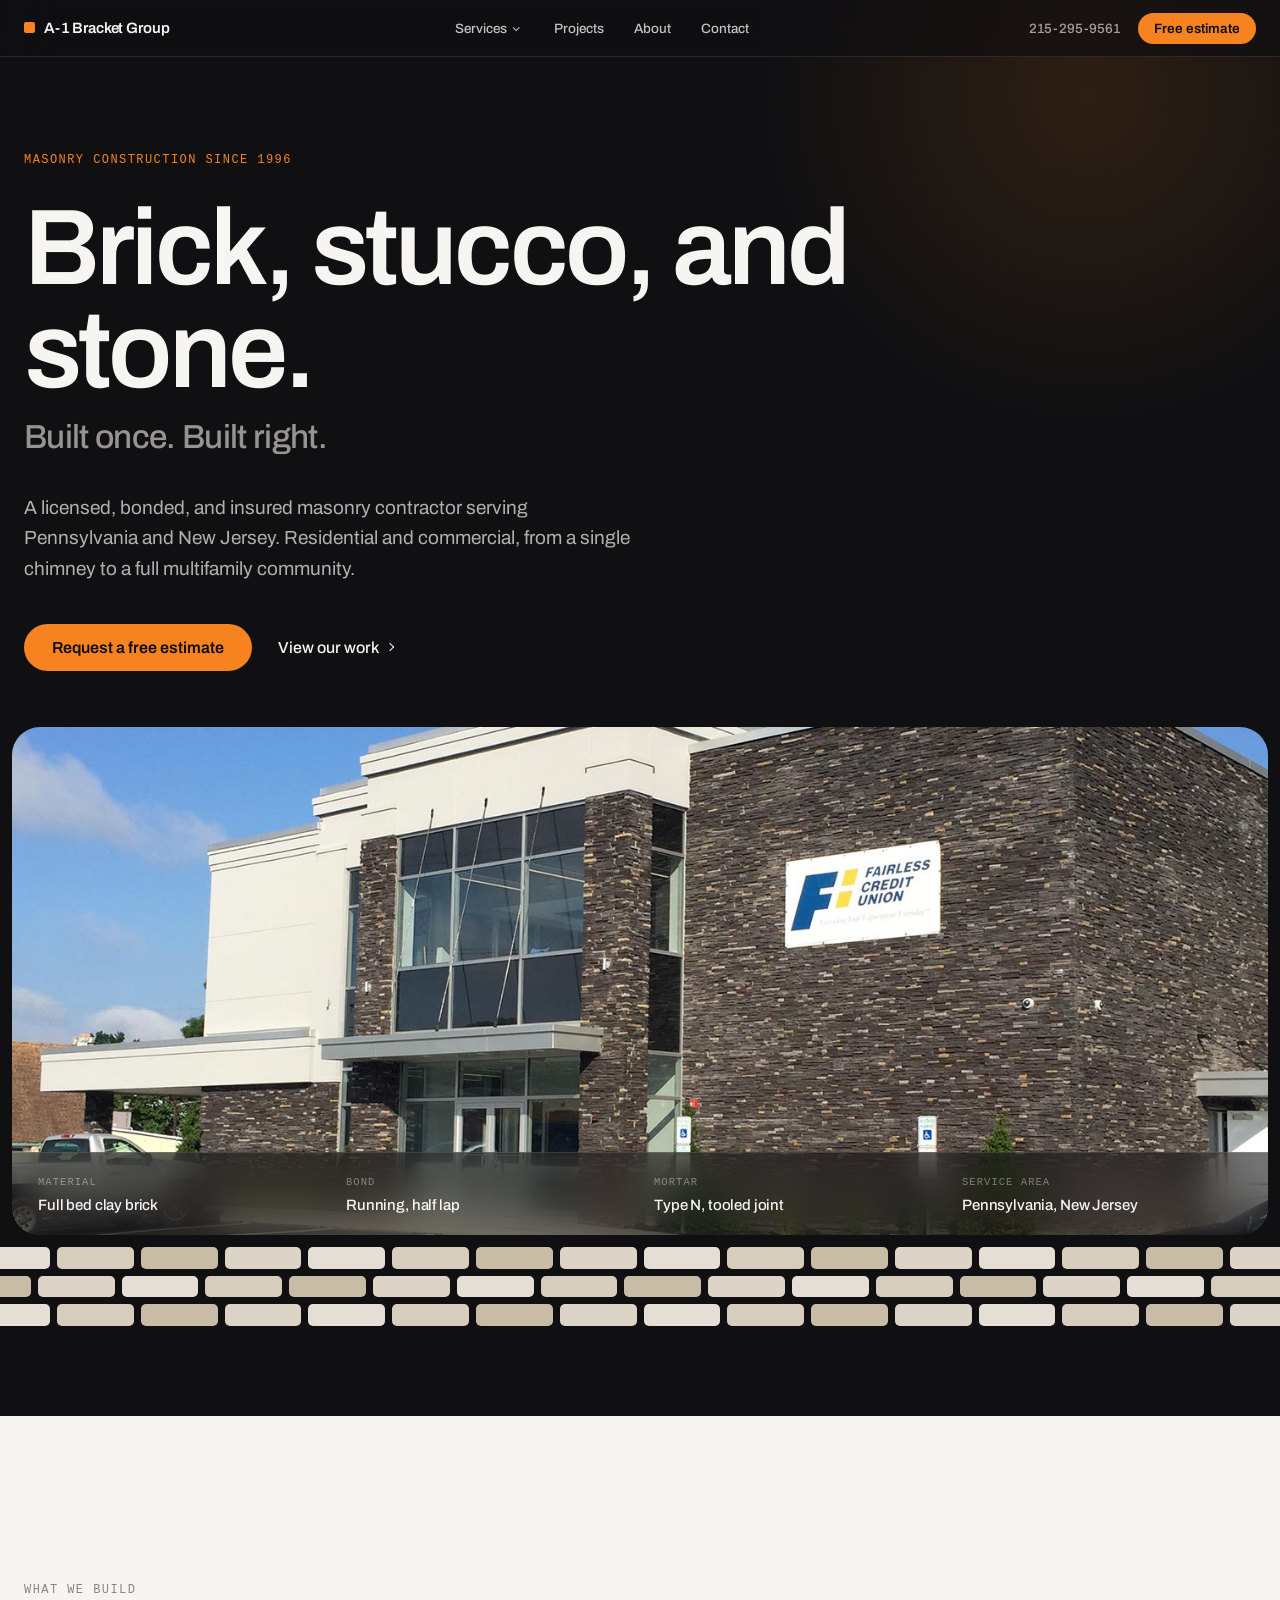
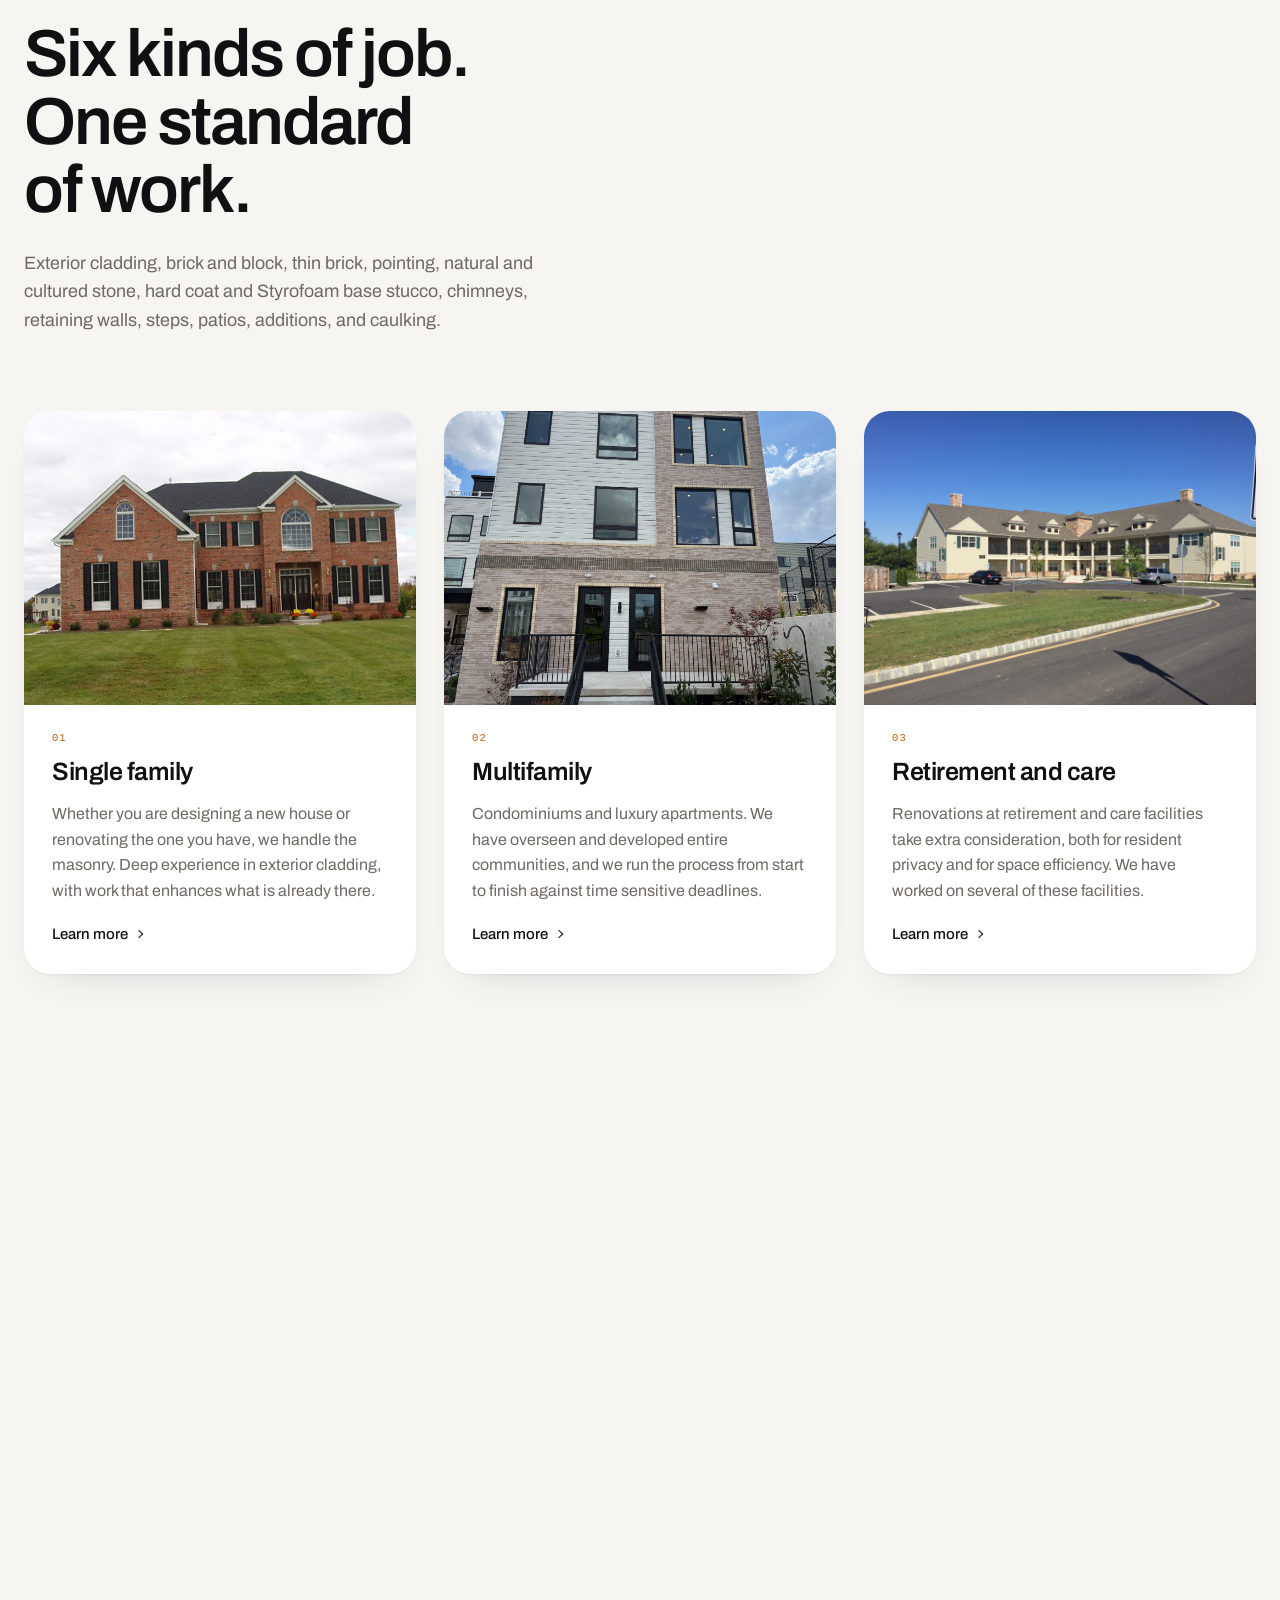
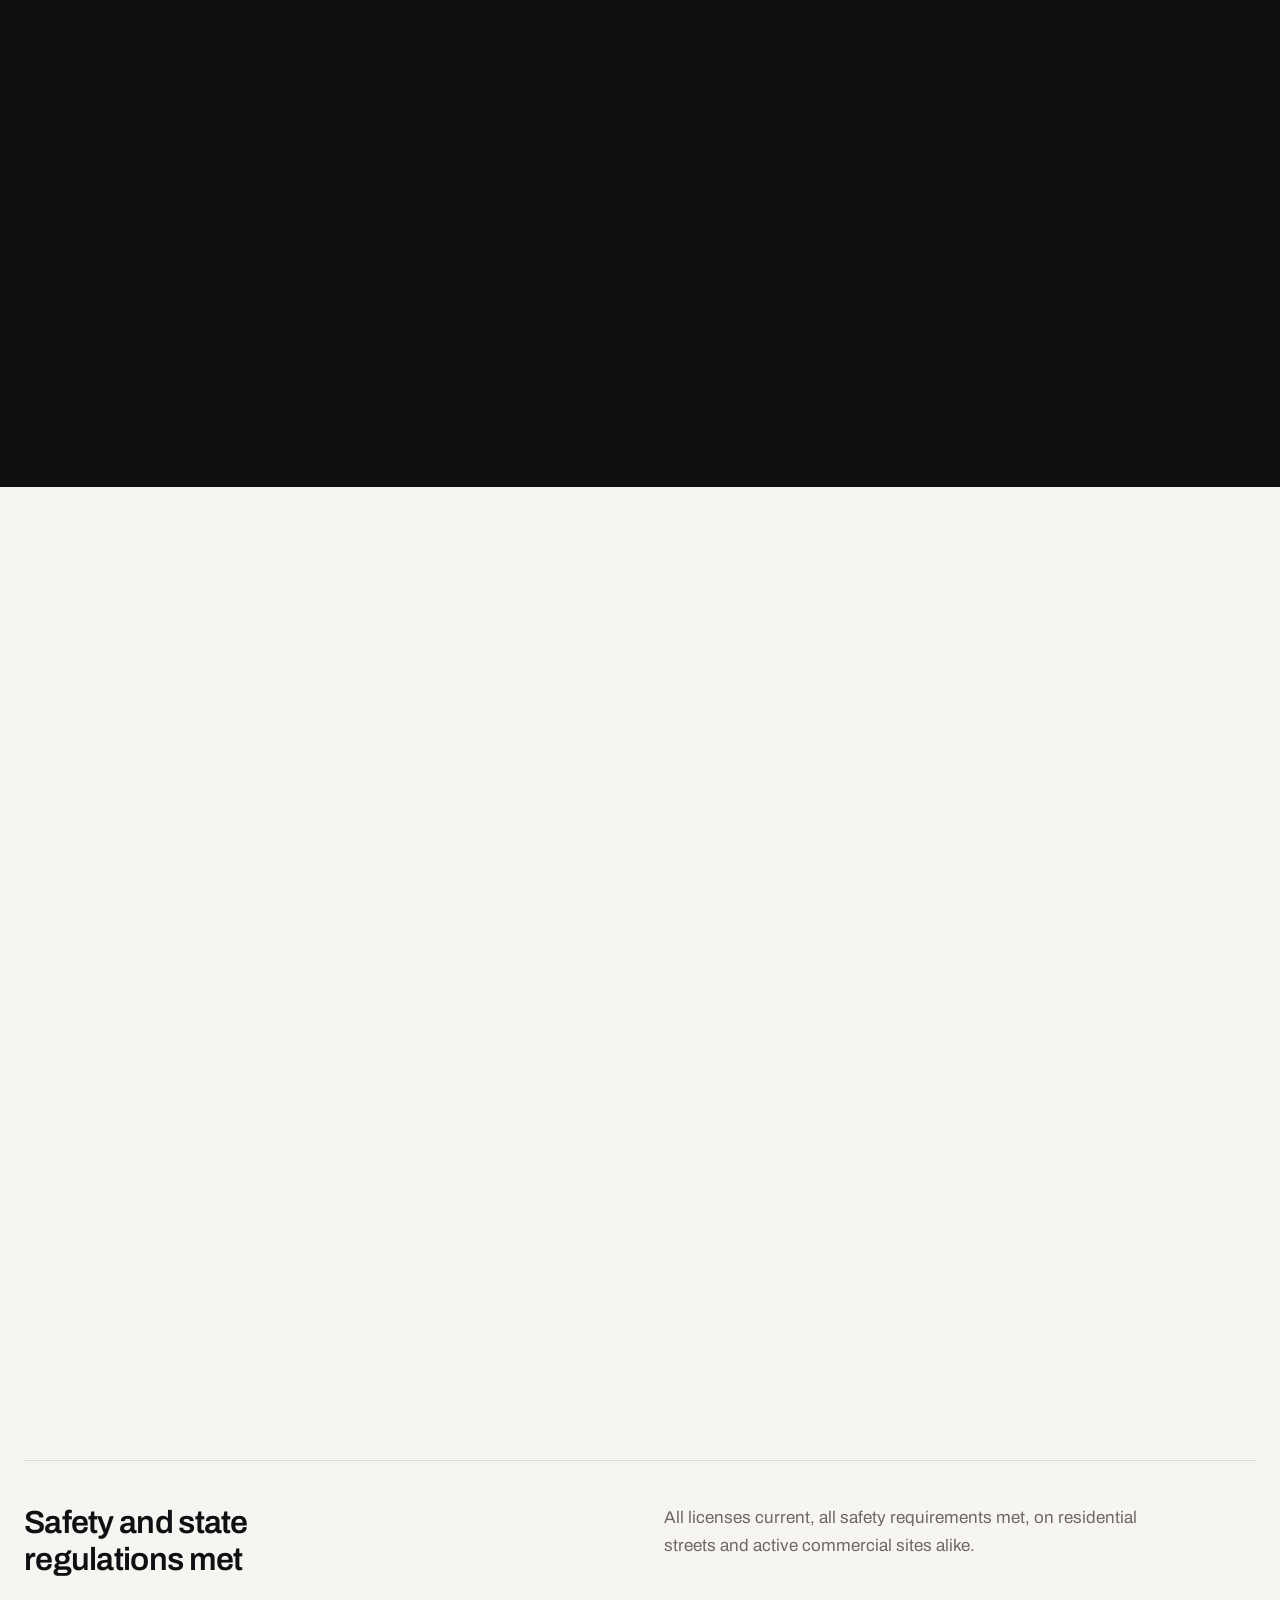
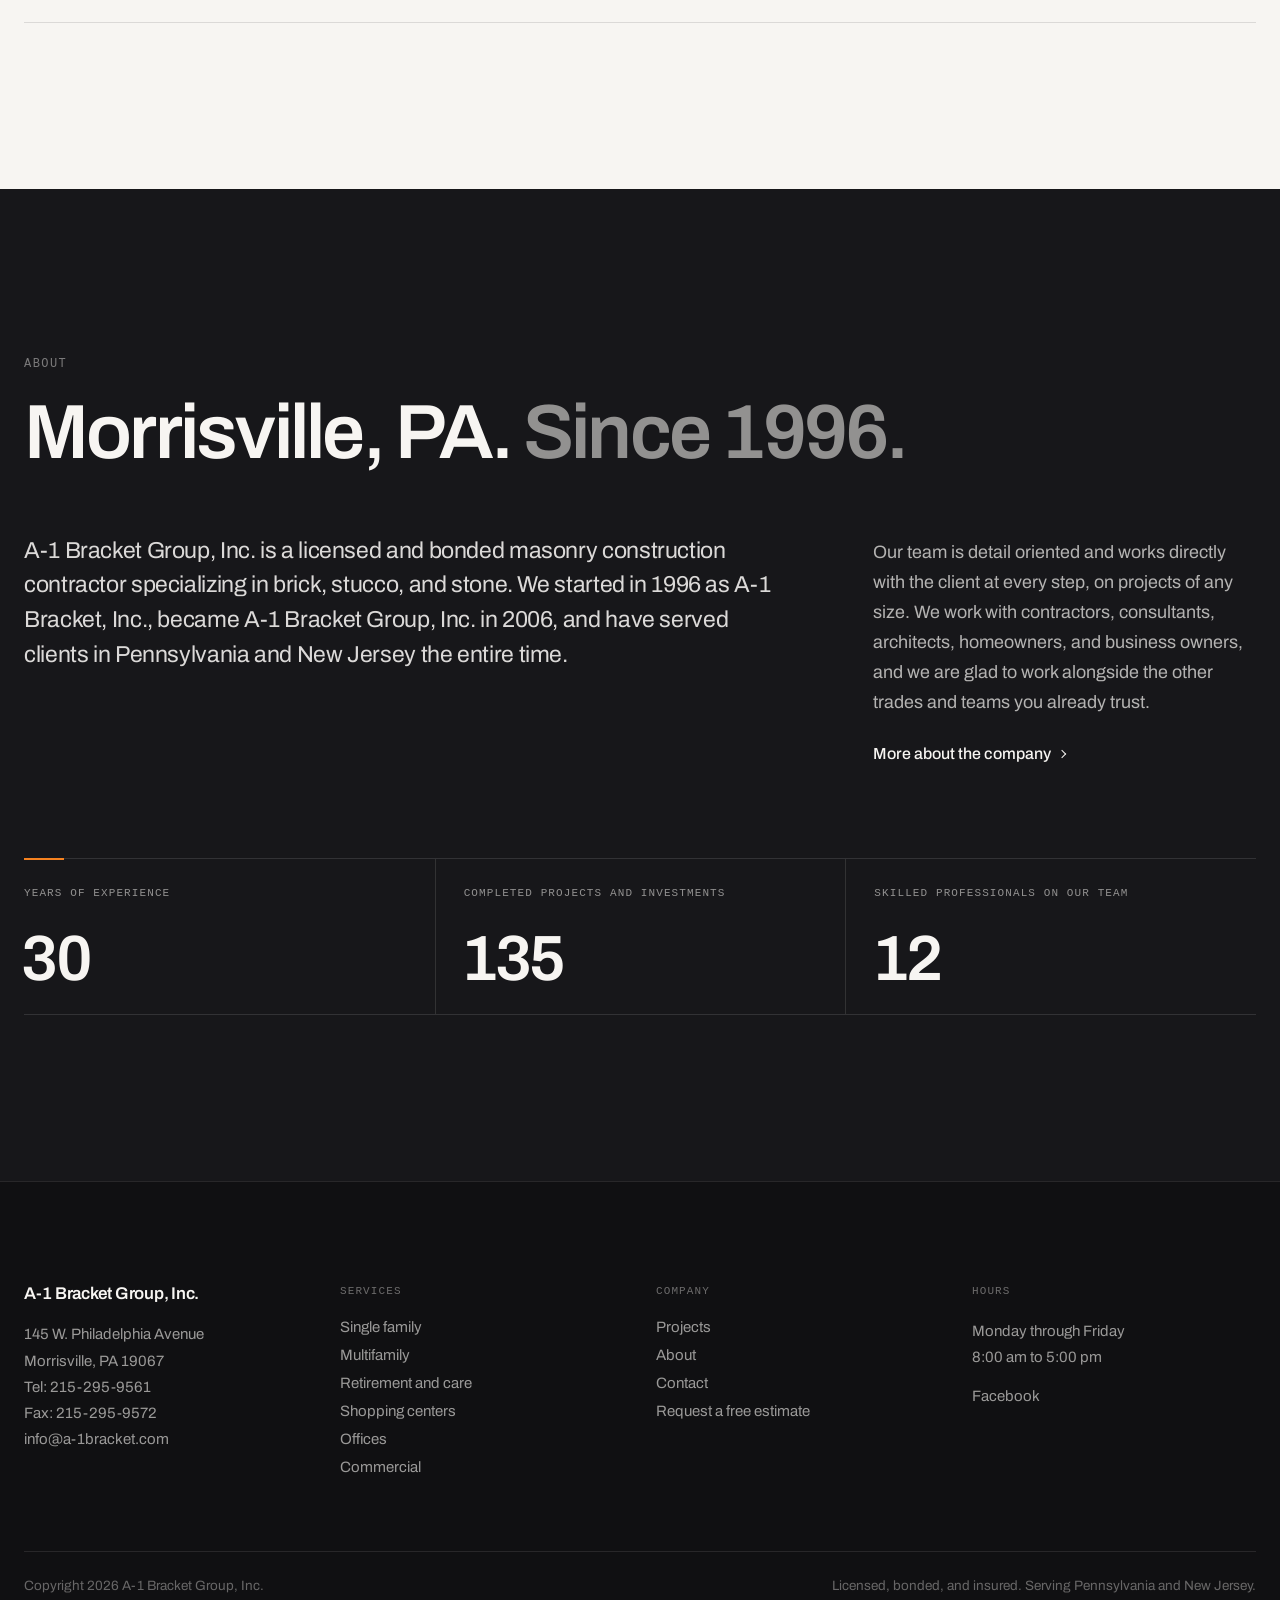
<file: index.html>
<!doctype html>
<html lang="en">
<head>
  <meta charset="UTF-8">
  <meta name="viewport" content="width=device-width, initial-scale=1.0">
  <title>A-1 Bracket Group, Inc. | Brick, stucco, and stone masonry in PA and NJ</title>
  <meta name="description" content="A-1 Bracket Group, Inc. is a licensed, bonded, and insured masonry contractor in Morrisville, PA, specializing in brick, stucco, and stone for homeowners, builders, and commercial clients across Pennsylvania and New Jersey since 1996. Request a free estimate.">
  <link rel="preconnect" href="https://fonts.googleapis.com">
  <link rel="preconnect" href="https://fonts.gstatic.com" crossorigin>
  <link rel="stylesheet" href="https://fonts.googleapis.com/css2?family=Archivo:wght@400;500;600;700&display=swap">
  <link rel="stylesheet" href="css/style.css">
  <link rel="stylesheet" href="css/home.css">
</head>
<body>

  <header class="site-header">
    <nav class="nav" aria-label="Main">
      <a href="#top" class="logo">
        <span class="logo-dot"></span>
        <span class="logo-text">A-1 Bracket Group</span>
      </a>
      <div data-desk class="nav-desktop">
        <div class="nav-services">
          <button type="button" class="nav-services-btn is-muted" aria-haspopup="true" aria-expanded="false" data-services-toggle>
            Services
            <span class="arrow-down"></span>
          </button>
          <div class="services-dropdown" data-services-dropdown>
        <div class="services-dropdown-grid">
          <a href="pages/single-family.html">Single family</a>
          <a href="pages/multifamily.html">Multifamily</a>
          <a href="pages/retirement.html">Retirement and care</a>
          <a href="pages/shopping.html">Shopping centers</a>
          <a href="pages/offices.html">Offices</a>
          <a href="pages/commercial.html">Commercial</a>
        </div>
          </div>
        </div>
        <a href="pages/projects.html" class="nav-link">Projects</a>
        <a href="pages/about.html" class="nav-link">About</a>
        <a href="pages/contact.html" class="nav-link">Contact</a>
      </div>
      <div data-desk class="nav-desktop-cta">
        <a href="tel:+12152959561" class="nav-phone">215-295-9561</a>
        <a href="pages/contact.html#form" class="btn-pill nav-cta">Free estimate</a>
      </div>
      <button data-mob type="button" class="mobile-menu-btn" aria-label="Open menu" aria-expanded="false" data-mobile-toggle>
        <span class="mobile-menu-btn-bar"></span>
        <span class="mobile-menu-btn-bar"></span>
      </button>
    </nav>
  </header>

  <div class="mobile-menu" data-mobile-menu hidden>
    <button type="button" class="mobile-menu-close" aria-label="Close menu" data-mobile-close>&times;</button>
    <a href="pages/services.html" class="mobile-menu-link">Services</a>
    <div class="mobile-menu-sublinks">
      <a href="pages/single-family.html">Single family</a>
      <a href="pages/multifamily.html">Multifamily</a>
      <a href="pages/retirement.html">Retirement and care</a>
      <a href="pages/shopping.html">Shopping centers</a>
      <a href="pages/offices.html">Offices</a>
      <a href="pages/commercial.html">Commercial</a>
    </div>
    <a href="pages/projects.html" class="mobile-menu-link">Projects</a>
    <a href="pages/about.html" class="mobile-menu-link">About</a>
    <a href="pages/contact.html" class="mobile-menu-link">Contact</a>
    <div class="mobile-menu-cta">
      <a href="pages/contact.html#form" class="btn-pill">Request a free estimate</a>
      <a href="tel:+12152959561" class="nav-phone">215-295-9561</a>
    </div>
  </div>

  <main id="top">
    <section class="hero-home" aria-labelledby="hero-title">
      <div class="hero-glow" aria-hidden="true"></div>
      <div class="hero-content">
        <p class="hero-eyebrow">Masonry construction since 1996</p>
        <h1 id="hero-title" class="hero-title">Brick, stucco, and stone.</h1>
        <p class="hero-subhead">Built once. Built right.</p>
        <p class="hero-desc">A licensed, bonded, and insured masonry contractor serving Pennsylvania and New Jersey. Residential and commercial, from a single chimney to a full multifamily community.</p>
        <div class="hero-actions">
          <a href="pages/contact.html#form" class="btn-pill">Request a free estimate</a>
          <a href="pages/projects.html" class="link-arrow">View our work<span class="arrow-up-right"></span></a>
        </div>
      </div>

      <figure class="hero-figure">
        <div class="hero-image">
          <img src="img/commercial-01.jpg" alt="Stone masonry facade completed by A-1 Bracket Group" loading="eager">
          <dl class="hero-spec">
            <div>
              <dt>Material</dt>
              <dd>Full bed clay brick</dd>
            </div>
            <div>
              <dt>Bond</dt>
              <dd>Running, half lap</dd>
            </div>
            <div>
              <dt>Mortar</dt>
              <dd>Type N, tooled joint</dd>
            </div>
            <div>
              <dt>Service area</dt>
              <dd>Pennsylvania, New Jersey</dd>
            </div>
          </dl>
        </div>
      </figure>
    </section>

    <div class="brick-strip" data-brick-strip aria-hidden="true"></div>

    <section id="services" class="services-block" aria-labelledby="services-title">
      <div class="container">
        <div class="services-block-intro" data-reveal>
          <p class="eyebrow eyebrow--on-light">What we build</p>
          <h2 id="services-title" class="section-title section-title--dark">Six kinds of job. One standard of work.</h2>
          <p class="section-lede section-lede--on-light" style="max-width:52ch">Exterior cladding, brick and block, thin brick, pointing, natural and cultured stone, hard coat and Styrofoam base stucco, chimneys, retaining walls, steps, patios, additions, and caulking.</p>
        </div>

        <ul class="services-grid">
          <li id="single-family" class="service-card" data-reveal>
            <div class="service-card-media">
              <img src="img/single-family-01.png" alt="Single family home masonry project" loading="lazy">
            </div>
            <div class="service-card-body">
              <span class="service-card-number">01</span>
              <h3 class="service-card-title">Single family</h3>
              <p class="service-card-desc">Whether you are designing a new house or renovating the one you have, we handle the masonry. Deep experience in exterior cladding, with work that enhances what is already there.</p>
              <a href="pages/single-family.html" class="link-arrow">Learn more<span class="arrow-up-right"></span></a>
            </div>
          </li>

          <li id="multifamily" class="service-card" data-reveal>
            <div class="service-card-media">
              <img src="img/multifamily-02.jpeg" alt="Multifamily building masonry project" loading="lazy">
            </div>
            <div class="service-card-body">
              <span class="service-card-number">02</span>
              <h3 class="service-card-title">Multifamily</h3>
              <p class="service-card-desc">Condominiums and luxury apartments. We have overseen and developed entire communities, and we run the process from start to finish against time sensitive deadlines.</p>
              <a href="pages/multifamily.html" class="link-arrow">Learn more<span class="arrow-up-right"></span></a>
            </div>
          </li>

          <li id="retirement" class="service-card" data-reveal>
            <div class="service-card-media">
              <img src="img/retirement-01.jpg" alt="Retirement and care facility masonry project" loading="lazy">
            </div>
            <div class="service-card-body">
              <span class="service-card-number">03</span>
              <h3 class="service-card-title">Retirement and care</h3>
              <p class="service-card-desc">Renovations at retirement and care facilities take extra consideration, both for resident privacy and for space efficiency. We have worked on several of these facilities.</p>
              <a href="pages/retirement.html" class="link-arrow">Learn more<span class="arrow-up-right"></span></a>
            </div>
          </li>

          <li id="shopping" class="service-card" data-reveal>
            <div class="service-card-media">
              <img src="img/shopping-01.jpg" alt="Shopping center masonry project" loading="lazy">
            </div>
            <div class="service-card-body">
              <span class="service-card-number">04</span>
              <h3 class="service-card-title">Shopping centers</h3>
              <p class="service-card-desc">Storefront facades, walkways, and repairs specified to take heavy foot traffic year after year. We phase the work around operating tenants so stores stay open and entrances stay clear, and we match finishes across units so the center reads as one property.</p>
              <a href="pages/shopping.html" class="link-arrow">Learn more<span class="arrow-up-right"></span></a>
            </div>
          </li>

          <li id="offices" class="service-card" data-reveal>
            <div class="service-card-media">
              <img src="img/offices-01.jpg" alt="Office building masonry project" loading="lazy">
            </div>
            <div class="service-card-body">
              <span class="service-card-number">05</span>
              <h3 class="service-card-title">Offices</h3>
              <p class="service-card-desc">How an office looks matters to the clients who walk into it. We renovate, repair, and build additions, and in most cases we can work without disrupting business hours.</p>
              <a href="pages/offices.html" class="link-arrow">Learn more<span class="arrow-up-right"></span></a>
            </div>
          </li>

          <li id="commercial" class="service-card" data-reveal>
            <div class="service-card-media">
              <img src="img/commercial-02.jpg" alt="Commercial masonry construction project" loading="lazy">
            </div>
            <div class="service-card-body">
              <span class="service-card-number">06</span>
              <h3 class="service-card-title">Commercial</h3>
              <p class="service-card-desc">Workmanship held above industry standard, put in place by trained crews. 30 years of commercial masonry across Pennsylvania and New Jersey, built to spec and turned over on schedule.</p>
              <a href="pages/commercial.html" class="link-arrow">Learn more<span class="arrow-up-right"></span></a>
            </div>
          </li>
        </ul>
      </div>
    </section>

    <section id="projects" class="projects-block" aria-labelledby="projects-title">
      <div class="container">
        <div class="projects-header" data-reveal>
          <div class="projects-header-text">
            <p class="eyebrow eyebrow--on-dark">Recent work</p>
            <h2 id="projects-title" class="section-title section-title--light">The wall is the portfolio.</h2>
          </div>
          <a href="pages/projects.html" class="link-arrow">All projects<span class="arrow-up-right"></span></a>
        </div>

        <ul class="projects-grid">
          <li class="is-feature" data-reveal>
            <a href="pages/projects.html" class="project-card">
              <div class="project-media">
                <img src="img/multifamily-01.jpg" alt="Completed multifamily community" loading="lazy">
              </div>
              <div class="project-info">
                <h3 class="project-title">Multifamily</h3>
                <p class="project-desc">Exterior cladding and stone base, 96 units, Bucks County PA</p>
              </div>
            </a>
          </li>
          <li data-reveal>
            <a href="pages/projects.html" class="project-card">
              <div class="project-media">
                <img src="img/commercial-03.jpg" alt="Commercial building facade" loading="lazy">
              </div>
              <div class="project-info">
                <h3 class="project-title">Commercial</h3>
                <p class="project-desc">Block and thin brick, phased occupied build</p>
              </div>
            </a>
          </li>
          <li data-reveal>
            <a href="pages/projects.html" class="project-card">
              <div class="project-media">
                <img src="img/offices-02.jpg" alt="Office building entrance" loading="lazy">
              </div>
              <div class="project-info">
                <h3 class="project-title">Offices</h3>
                <p class="project-desc">Hard coat stucco and cultured stone entry</p>
              </div>
            </a>
          </li>
          <li data-reveal>
            <a href="pages/projects.html" class="project-card">
              <div class="project-media">
                <img src="img/retirement-02.jpg" alt="Retirement community entrance" loading="lazy">
              </div>
              <div class="project-info">
                <h3 class="project-title">Retirement and care</h3>
                <p class="project-desc">Courtyard walls, steps, and patio, occupied site</p>
              </div>
            </a>
          </li>
          <li data-reveal>
            <a href="pages/projects.html" class="project-card">
              <div class="project-media">
                <img src="img/commercial-07.jpg" alt="School and daycare exterior" loading="lazy">
              </div>
              <div class="project-info">
                <h3 class="project-title">School and daycare</h3>
                <p class="project-desc">Full facade repointing over one summer break</p>
              </div>
            </a>
          </li>
          <li data-reveal>
            <a href="pages/projects.html" class="project-card">
              <div class="project-media">
                <img src="img/single-family-02.jpg" alt="Single family home with brick veneer and chimney" loading="lazy">
              </div>
              <div class="project-info">
                <h3 class="project-title">Single family homes</h3>
                <p class="project-desc">Brick veneer, chimney rebuild, stone steps</p>
              </div>
            </a>
          </li>
        </ul>
      </div>
    </section>

    <section class="why-block" aria-labelledby="why-title">
      <div class="container">
        <div class="why-block-intro" data-reveal>
          <p class="eyebrow eyebrow--on-light">Why A-1</p>
          <h2 id="why-title" class="section-title section-title--dark">The unglamorous part, handled.</h2>
        </div>
        <ul class="why-list">
          <li class="why-row" data-reveal>
            <h3 class="why-title">Licensed, bonded, and insured</h3>
            <p class="why-desc">Paperwork ready before the first delivery. Estimates are free, written, and specific about scope.</p>
          </li>
          <li class="why-row" data-reveal>
            <h3 class="why-title">Crews and equipment to hold a schedule</h3>
            <p class="why-desc">High quality workmanship completed on time. We staff and equip a job so the finish date set at award is the date you get.</p>
          </li>
          <li class="why-row" data-reveal>
            <h3 class="why-title">Supplier relationships built over decades</h3>
            <p class="why-desc">Established accounts with brick, block, and stone suppliers mean material arrives quickly and matches what was specified.</p>
          </li>
          <li class="why-row" data-reveal>
            <h3 class="why-title">Safety and state regulations met</h3>
            <p class="why-desc">All licenses current, all safety requirements met, on residential streets and active commercial sites alike.</p>
          </li>
        </ul>
      </div>
    </section>

    <section id="about" class="about-block" aria-labelledby="about-title">
      <div class="container">
        <div class="about-head" data-reveal>
          <p class="eyebrow eyebrow--on-dark">About</p>
          <h2 id="about-title" class="about-title">Morrisville, PA. <span class="about-title-sub">Since 1996.</span></h2>
        </div>
        <div class="about-body" data-reveal>
          <p class="about-text">A-1 Bracket Group, Inc. is a licensed and bonded masonry construction contractor specializing in brick, stucco, and stone. We started in 1996 as A-1 Bracket, Inc., became A-1 Bracket Group, Inc. in 2006, and have served clients in Pennsylvania and New Jersey the entire time.</p>
          <p class="about-text">Our team is detail oriented and works directly with the client at every step, on projects of any size. We work with contractors, consultants, architects, homeowners, and business owners, and we are glad to work alongside the other trades and teams you already trust.</p>
          <a href="pages/about.html" class="link-arrow">More about the company<span class="arrow-up-right"></span></a>
        </div>
        <dl class="about-facts" data-reveal>
          <div class="about-fact">
            <dt>Years of experience</dt>
            <dd>30</dd>
          </div>
          <div class="about-fact">
            <dt>Completed projects and investments</dt>
            <dd>135</dd>
          </div>
          <div class="about-fact">
            <dt>Skilled professionals on our team</dt>
            <dd>12</dd>
          </div>
        </dl>
      </div>
    </section>
  </main>

  <footer id="contact" class="site-footer">
    <div class="container">
      <div class="footer-grid">
        <div>
          <p class="footer-brand-name">A-1 Bracket Group, Inc.</p>
          <address class="footer-address">
            145 W. Philadelphia Avenue<br>
            Morrisville, PA 19067<br>
            Tel: <a href="tel:+12152959561">215-295-9561</a><br>
            Fax: 215-295-9572<br>
            <a href="mailto:info@a-1bracket.com">info@a-1bracket.com</a>
          </address>
        </div>
        <div>
          <p class="footer-col-title">Services</p>
          <ul class="footer-links">
            <li><a href="pages/single-family.html">Single family</a></li>
            <li><a href="pages/multifamily.html">Multifamily</a></li>
            <li><a href="pages/retirement.html">Retirement and care</a></li>
            <li><a href="pages/shopping.html">Shopping centers</a></li>
            <li><a href="pages/offices.html">Offices</a></li>
            <li><a href="pages/commercial.html">Commercial</a></li>
          </ul>
        </div>
        <div>
          <p class="footer-col-title">Company</p>
          <ul class="footer-links">
            <li><a href="pages/projects.html">Projects</a></li>
            <li><a href="pages/about.html">About</a></li>
            <li><a href="pages/contact.html">Contact</a></li>
            <li><a href="pages/contact.html#form">Request a free estimate</a></li>
          </ul>
        </div>
        <div>
          <p class="footer-col-title">Hours</p>
          <p class="footer-hours">Monday through Friday<br>8:00 am to 5:00 pm</p>
          <a href="http://www.facebook.com/A1BracketGroupInc/" class="footer-social">Facebook</a>
        </div>
      </div>
      <div class="footer-bottom">
        <p>Copyright 2026 A-1 Bracket Group, Inc.</p>
        <p>Licensed, bonded, and insured. Serving Pennsylvania and New Jersey.</p>
      </div>
    </div>
  </footer>

  <script src="js/main.js"></script>
</body>
</html>
</file>
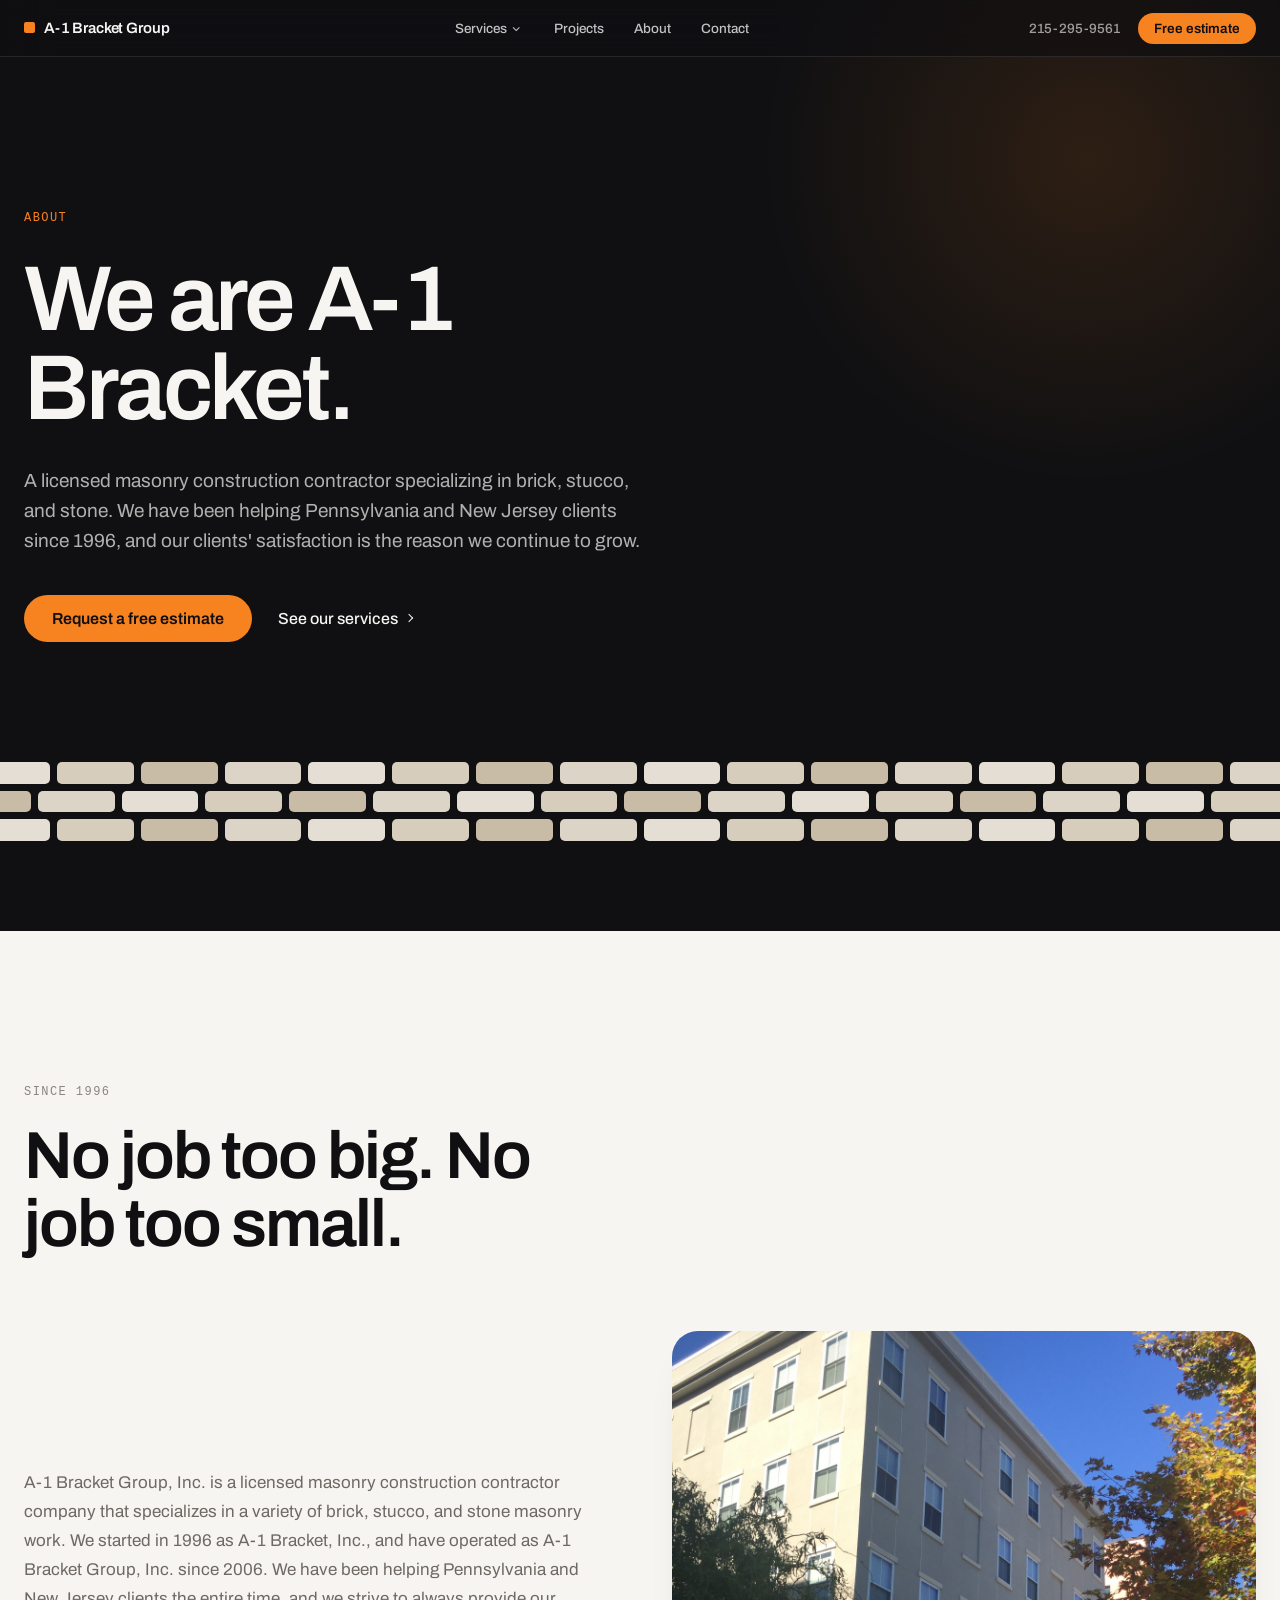
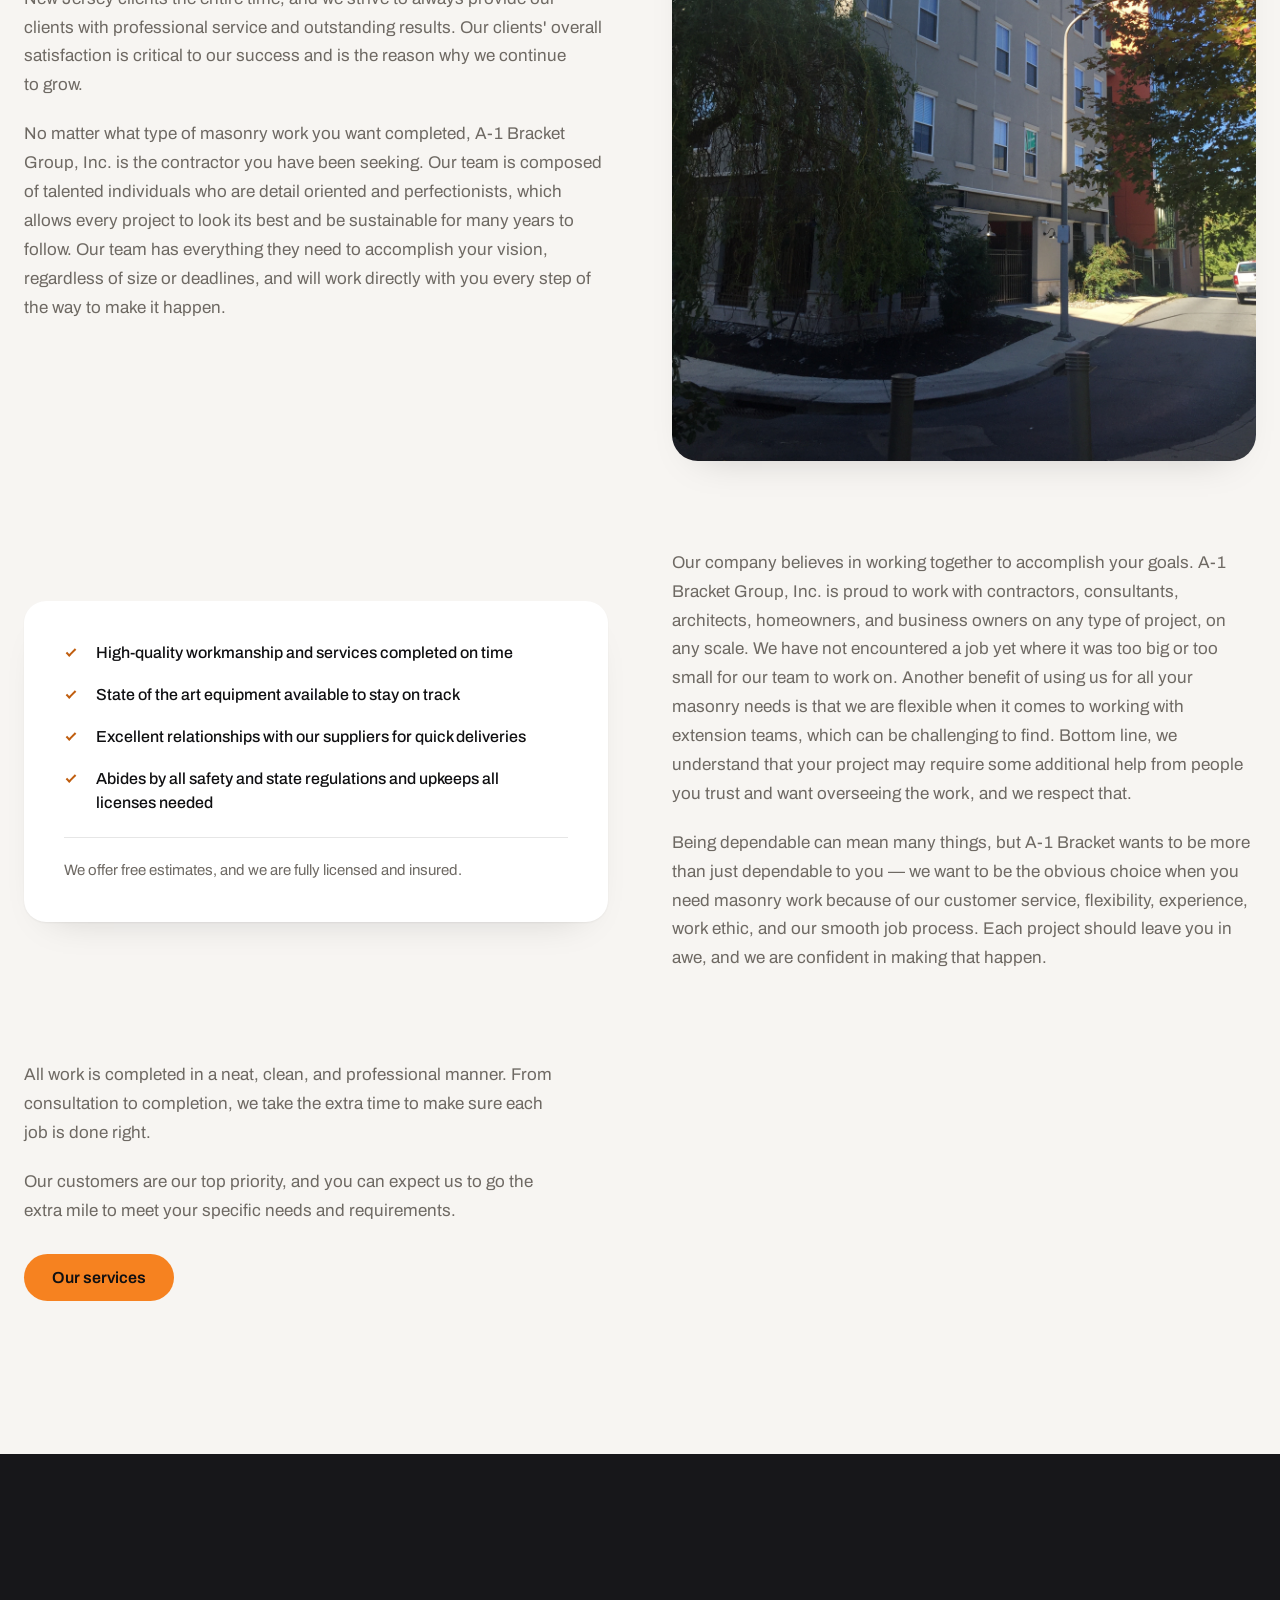
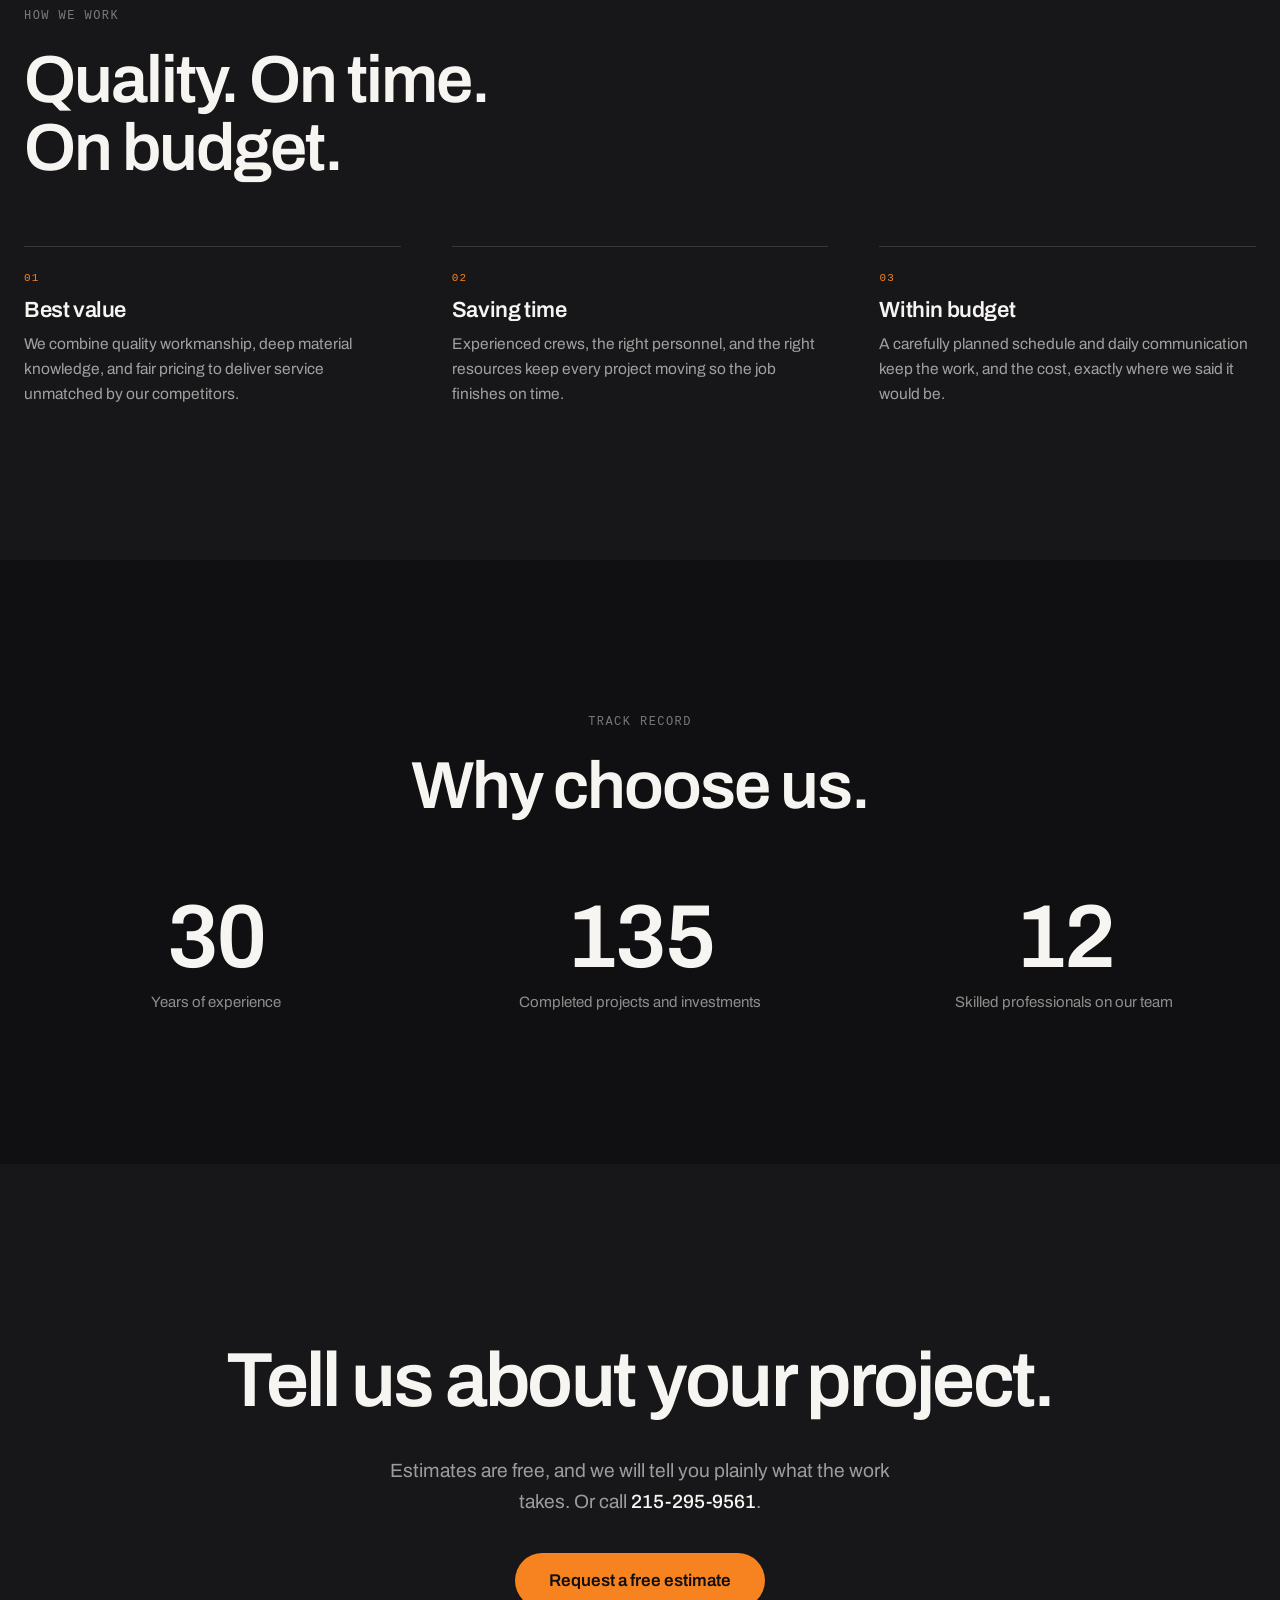
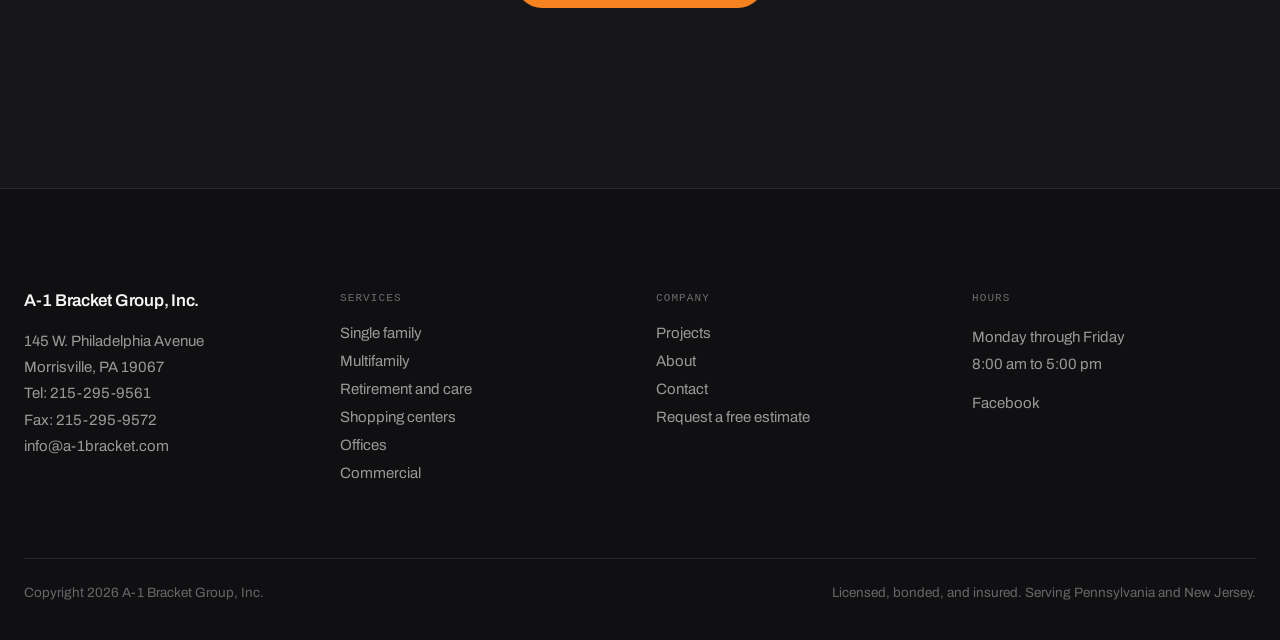
<file: pages/about.html>
<!doctype html>
<html lang="en">
<head>
  <meta charset="UTF-8">
  <meta name="viewport" content="width=device-width, initial-scale=1.0">
  <title>About | A-1 Bracket Group, Inc.</title>
  <meta name="description" content="A-1 Bracket Group, Inc. is a licensed masonry construction contractor specializing in brick, stucco, and stone. Serving Pennsylvania and New Jersey since 1996.">
  <link rel="preconnect" href="https://fonts.googleapis.com">
  <link rel="preconnect" href="https://fonts.gstatic.com" crossorigin>
  <link rel="stylesheet" href="https://fonts.googleapis.com/css2?family=Archivo:wght@400;500;600;700&display=swap">
  <link rel="stylesheet" href="../css/style.css">
  <link rel="stylesheet" href="../css/service-detail.css">
  <link rel="stylesheet" href="../css/about.css">
</head>
<body>

  <header class="site-header">
    <nav class="nav" aria-label="Main">
      <a href="../index.html" class="logo">
        <span class="logo-dot"></span>
        <span class="logo-text">A-1 Bracket Group</span>
      </a>
      <div data-desk class="nav-desktop">
        <div class="nav-services">
          <button type="button" class="nav-services-btn is-muted" aria-haspopup="true" aria-expanded="false" data-services-toggle>
            Services
            <span class="arrow-down"></span>
          </button>
          <div class="services-dropdown" data-services-dropdown>
        <div class="services-dropdown-grid">
          <a href="single-family.html">Single family</a>
          <a href="multifamily.html">Multifamily</a>
          <a href="retirement.html">Retirement and care</a>
          <a href="shopping.html">Shopping centers</a>
          <a href="offices.html">Offices</a>
          <a href="commercial.html">Commercial</a>
        </div>
          </div>
        </div>
        <a href="projects.html" class="nav-link">Projects</a>
        <a href="#top" class="nav-link">About</a>
        <a href="contact.html" class="nav-link">Contact</a>
      </div>
      <div data-desk class="nav-desktop-cta">
        <a href="tel:+12152959561" class="nav-phone">215-295-9561</a>
        <a href="contact.html#form" class="btn-pill nav-cta">Free estimate</a>
      </div>
      <button data-mob type="button" class="mobile-menu-btn" aria-label="Open menu" aria-expanded="false" data-mobile-toggle>
        <span class="mobile-menu-btn-bar"></span>
        <span class="mobile-menu-btn-bar"></span>
      </button>
    </nav>
  </header>

  <div class="mobile-menu" data-mobile-menu hidden>
    <button type="button" class="mobile-menu-close" aria-label="Close menu" data-mobile-close>&times;</button>
    <a href="services.html" class="mobile-menu-link">Services</a>
    <div class="mobile-menu-sublinks">
      <a href="single-family.html">Single family</a>
      <a href="multifamily.html">Multifamily</a>
      <a href="retirement.html">Retirement and care</a>
      <a href="shopping.html">Shopping centers</a>
      <a href="offices.html">Offices</a>
      <a href="commercial.html">Commercial</a>
    </div>
    <a href="projects.html" class="mobile-menu-link">Projects</a>
    <a href="#top" class="mobile-menu-link">About</a>
    <a href="contact.html" class="mobile-menu-link">Contact</a>
    <div class="mobile-menu-cta">
      <a href="contact.html#form" class="btn-pill">Request a free estimate</a>
      <a href="tel:+12152959561" class="nav-phone">215-295-9561</a>
    </div>
  </div>

  <main id="top">
    <section class="service-hero" aria-labelledby="page-title">
      <div class="service-hero-glow" aria-hidden="true"></div>
      <div class="service-hero-content">
        <p class="service-hero-eyebrow">About</p>
        <h1 id="page-title" class="service-hero-title">We are A-1 Bracket.</h1>
        <p class="service-hero-desc">A licensed masonry construction contractor specializing in brick, stucco, and stone. We have been helping Pennsylvania and New Jersey clients since 1996, and our clients' satisfaction is the reason we continue to grow.</p>
        <div class="service-hero-actions">
          <a href="contact.html#form" class="btn-pill">Request a free estimate</a>
          <a href="services.html" class="link-arrow">See our services<span class="arrow-up-right"></span></a>
        </div>
      </div>
    </section>

    <div class="brick-strip" data-brick-strip aria-hidden="true"></div>

    <section class="about-story" aria-labelledby="story-title">
      <div class="container">
        <div class="about-story-intro" data-reveal>
          <p class="eyebrow eyebrow--on-light">Since 1996</p>
          <h2 id="story-title" class="section-title section-title--dark">No job too big. No job too small.</h2>
        </div>
        <div class="about-row">
          <div class="about-row-text" data-reveal>
            <p>A-1 Bracket Group, Inc. is a licensed masonry construction contractor company that specializes in a variety of brick, stucco, and stone masonry work. We started in 1996 as A-1 Bracket, Inc., and have operated as A-1 Bracket Group, Inc. since 2006. We have been helping Pennsylvania and New Jersey clients the entire time, and we strive to always provide our clients with professional service and outstanding results. Our clients' overall satisfaction is critical to our success and is the reason why we continue to grow.</p>
            <p>No matter what type of masonry work you want completed, A-1 Bracket Group, Inc. is the contractor you have been seeking. Our team is composed of talented individuals who are detail oriented and perfectionists, which allows every project to look its best and be sustainable for many years to follow. Our team has everything they need to accomplish your vision, regardless of size or deadlines, and will work directly with you every step of the way to make it happen.</p>
          </div>
          <div class="about-row-media" data-reveal>
            <img src="../img/multifamily-14.jpg" alt="Multifamily building exterior completed by A-1 Bracket Group" loading="lazy">
          </div>
        </div>

        <div class="about-row">
          <div data-reveal>
            <div class="check-card">
              <ul class="check-list">
                <li class="check-item"><span class="check-icon" aria-hidden="true"></span><p>High-quality workmanship and services completed on time</p></li>
                <li class="check-item"><span class="check-icon" aria-hidden="true"></span><p>State of the art equipment available to stay on track</p></li>
                <li class="check-item"><span class="check-icon" aria-hidden="true"></span><p>Excellent relationships with our suppliers for quick deliveries</p></li>
                <li class="check-item"><span class="check-icon" aria-hidden="true"></span><p>Abides by all safety and state regulations and upkeeps all licenses needed</p></li>
              </ul>
              <p class="check-card-note">We offer free estimates, and we are fully licensed and insured.</p>
            </div>
          </div>
          <div class="about-row-text" data-reveal>
            <p>Our company believes in working together to accomplish your goals. A-1 Bracket Group, Inc. is proud to work with contractors, consultants, architects, homeowners, and business owners on any type of project, on any scale. We have not encountered a job yet where it was too big or too small for our team to work on. Another benefit of using us for all your masonry needs is that we are flexible when it comes to working with extension teams, which can be challenging to find. Bottom line, we understand that your project may require some additional help from people you trust and want overseeing the work, and we respect that.</p>
            <p>Being dependable can mean many things, but A-1 Bracket wants to be more than just dependable to you &mdash; we want to be the obvious choice when you need masonry work because of our customer service, flexibility, experience, work ethic, and our smooth job process. Each project should leave you in awe, and we are confident in making that happen.</p>
          </div>
        </div>

        <div class="about-close" data-reveal>
          <p>All work is completed in a neat, clean, and professional manner. From consultation to completion, we take the extra time to make sure each job is done right.</p>
          <p>Our customers are our top priority, and you can expect us to go the extra mile to meet your specific needs and requirements.</p>
          <a href="services.html" class="btn-pill">Our services</a>
        </div>
      </div>
    </section>

    <section class="value-block" aria-labelledby="value-title">
      <div class="container">
        <div class="value-intro" data-reveal>
          <p class="eyebrow eyebrow--on-dark">How we work</p>
          <h2 id="value-title" class="section-title section-title--light">Quality. On time. On budget.</h2>
        </div>
        <ul class="value-grid">
          <li class="value-item" data-reveal>
            <span class="value-number">01</span>
            <h3>Best value</h3>
            <p>We combine quality workmanship, deep material knowledge, and fair pricing to deliver service unmatched by our competitors.</p>
          </li>
          <li class="value-item" data-reveal>
            <span class="value-number">02</span>
            <h3>Saving time</h3>
            <p>Experienced crews, the right personnel, and the right resources keep every project moving so the job finishes on time.</p>
          </li>
          <li class="value-item" data-reveal>
            <span class="value-number">03</span>
            <h3>Within budget</h3>
            <p>A carefully planned schedule and daily communication keep the work, and the cost, exactly where we said it would be.</p>
          </li>
        </ul>
      </div>
    </section>

    <section class="stats-block" aria-labelledby="stats-title">
      <div class="container">
        <div class="stats-intro" data-reveal>
          <p class="eyebrow eyebrow--on-dark" style="text-align:center">Track record</p>
          <h2 id="stats-title" class="section-title section-title--light">Why choose us.</h2>
        </div>
        <div class="stats-grid" data-reveal>
          <div>
            <p class="stat-number">30</p>
            <p class="stat-label">Years of experience</p>
          </div>
          <div>
            <p class="stat-number">135</p>
            <p class="stat-label">Completed projects and investments</p>
          </div>
          <div>
            <p class="stat-number">12</p>
            <p class="stat-label">Skilled professionals on our team</p>
          </div>
        </div>
      </div>
    </section>

    <section id="estimate" class="estimate-section" aria-labelledby="estimate-title">
      <div class="container estimate-inner" data-reveal>
        <h2 id="estimate-title" class="estimate-title">Tell us about your project.</h2>
        <p class="estimate-subtitle">Estimates are free, and we will tell you plainly what the work takes. Or call <a href="tel:+12152959561">215-295-9561</a>.</p>
        <a href="contact.html#form" class="btn-pill">Request a free estimate</a>
      </div>
    </section>
  </main>

  <footer id="contact" class="site-footer">
    <div class="container">
      <div class="footer-grid">
        <div>
          <p class="footer-brand-name">A-1 Bracket Group, Inc.</p>
          <address class="footer-address">
            145 W. Philadelphia Avenue<br>
            Morrisville, PA 19067<br>
            Tel: <a href="tel:+12152959561">215-295-9561</a><br>
            Fax: 215-295-9572<br>
            <a href="mailto:info@a-1bracket.com">info@a-1bracket.com</a>
          </address>
        </div>
        <div>
          <p class="footer-col-title">Services</p>
          <ul class="footer-links">
            <li><a href="single-family.html">Single family</a></li>
            <li><a href="multifamily.html">Multifamily</a></li>
            <li><a href="retirement.html">Retirement and care</a></li>
            <li><a href="shopping.html">Shopping centers</a></li>
            <li><a href="offices.html">Offices</a></li>
            <li><a href="commercial.html">Commercial</a></li>
          </ul>
        </div>
        <div>
          <p class="footer-col-title">Company</p>
          <ul class="footer-links">
            <li><a href="projects.html">Projects</a></li>
            <li><a href="#top">About</a></li>
            <li><a href="contact.html">Contact</a></li>
            <li><a href="contact.html#form">Request a free estimate</a></li>
          </ul>
        </div>
        <div>
          <p class="footer-col-title">Hours</p>
          <p class="footer-hours">Monday through Friday<br>8:00 am to 5:00 pm</p>
          <a href="http://www.facebook.com/A1BracketGroupInc/" class="footer-social">Facebook</a>
        </div>
      </div>
      <div class="footer-bottom">
        <p>Copyright 2026 A-1 Bracket Group, Inc.</p>
        <p>Licensed, bonded, and insured. Serving Pennsylvania and New Jersey.</p>
      </div>
    </div>
  </footer>

  <script src="../js/main.js"></script>
</body>
</html>
</file>
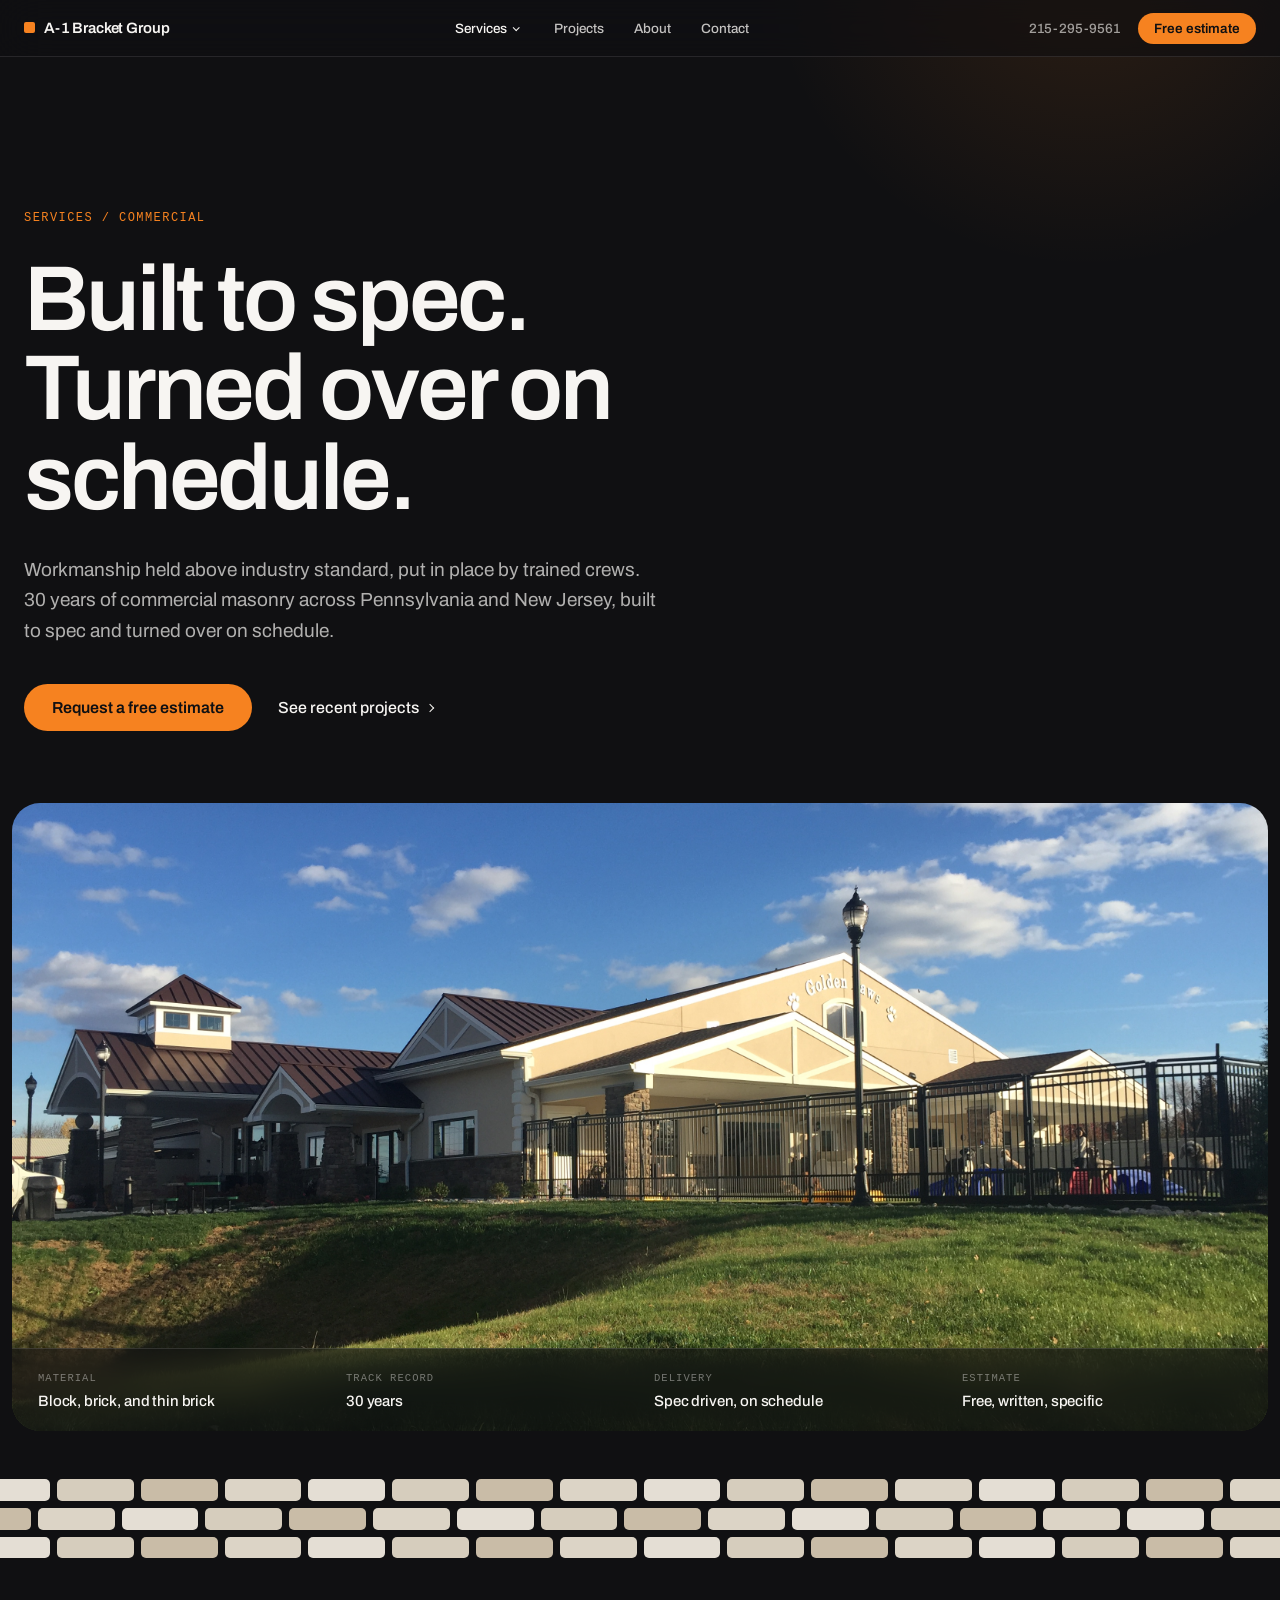
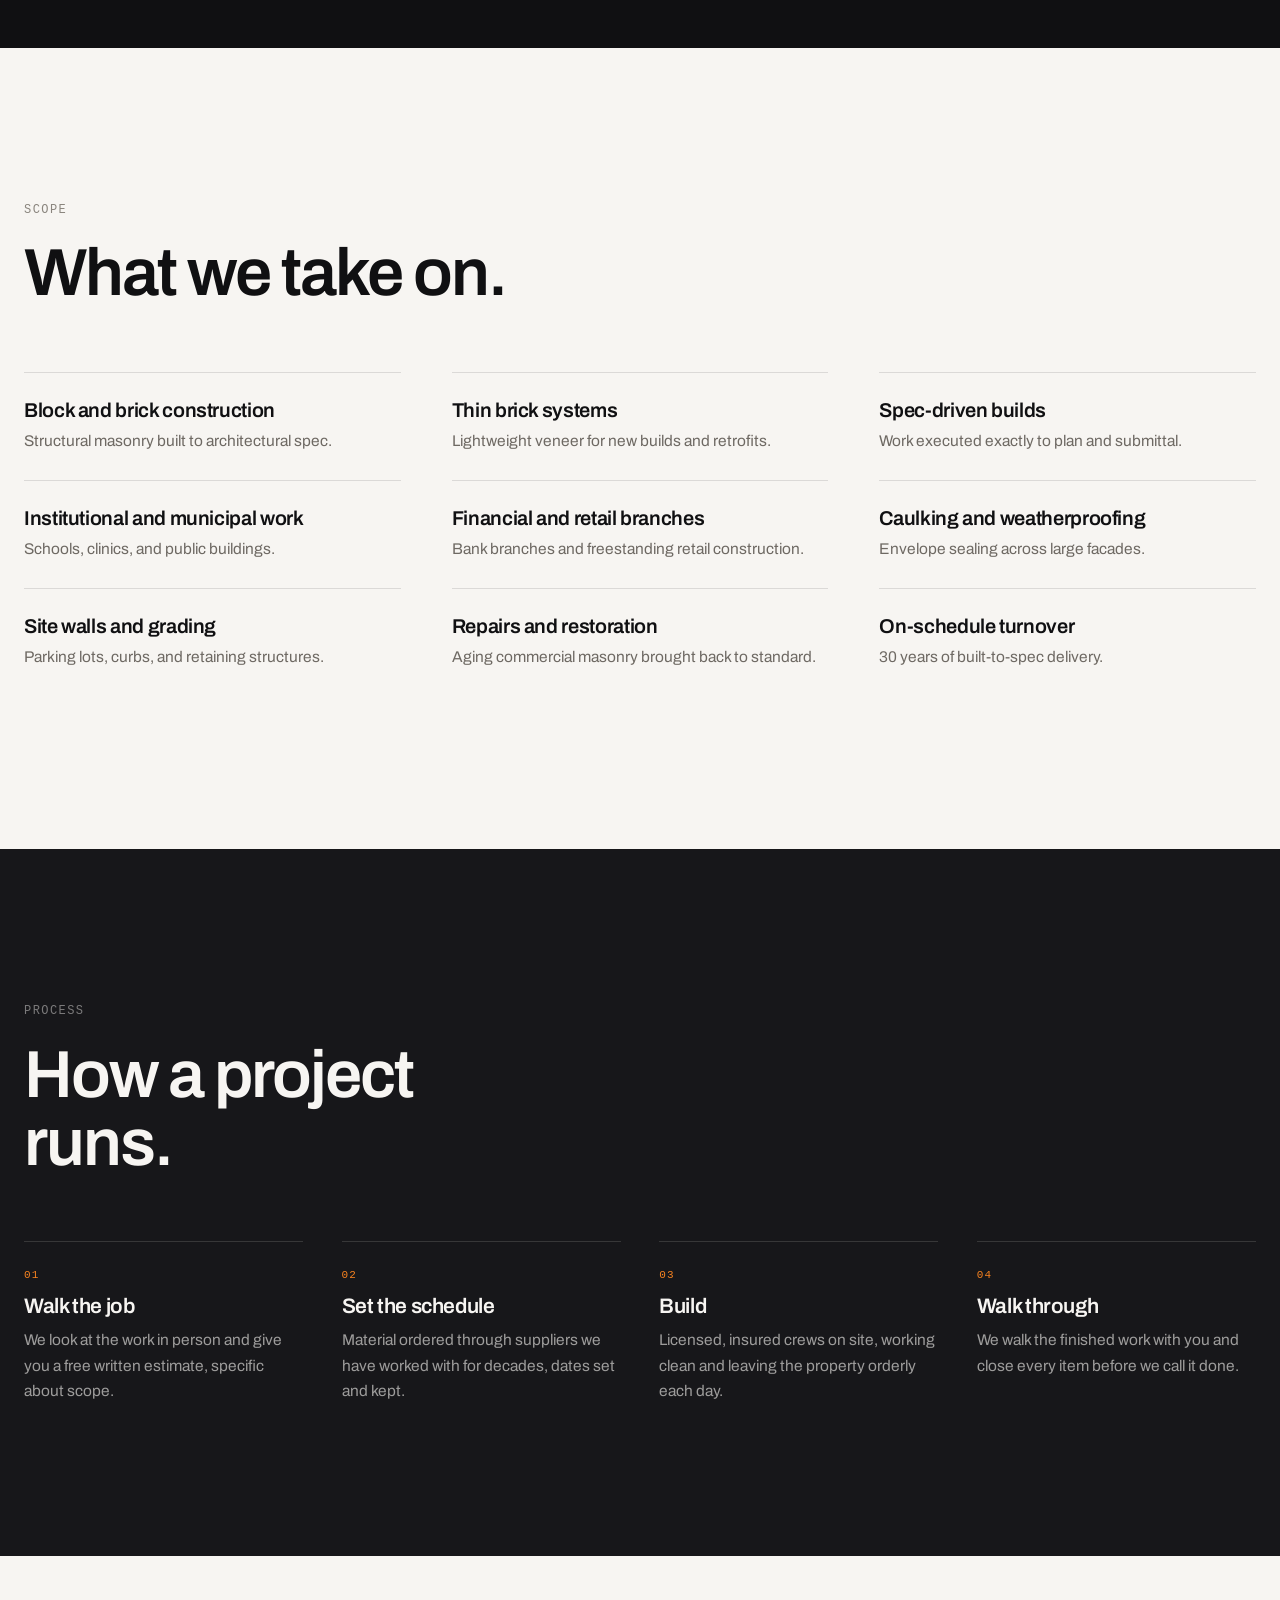
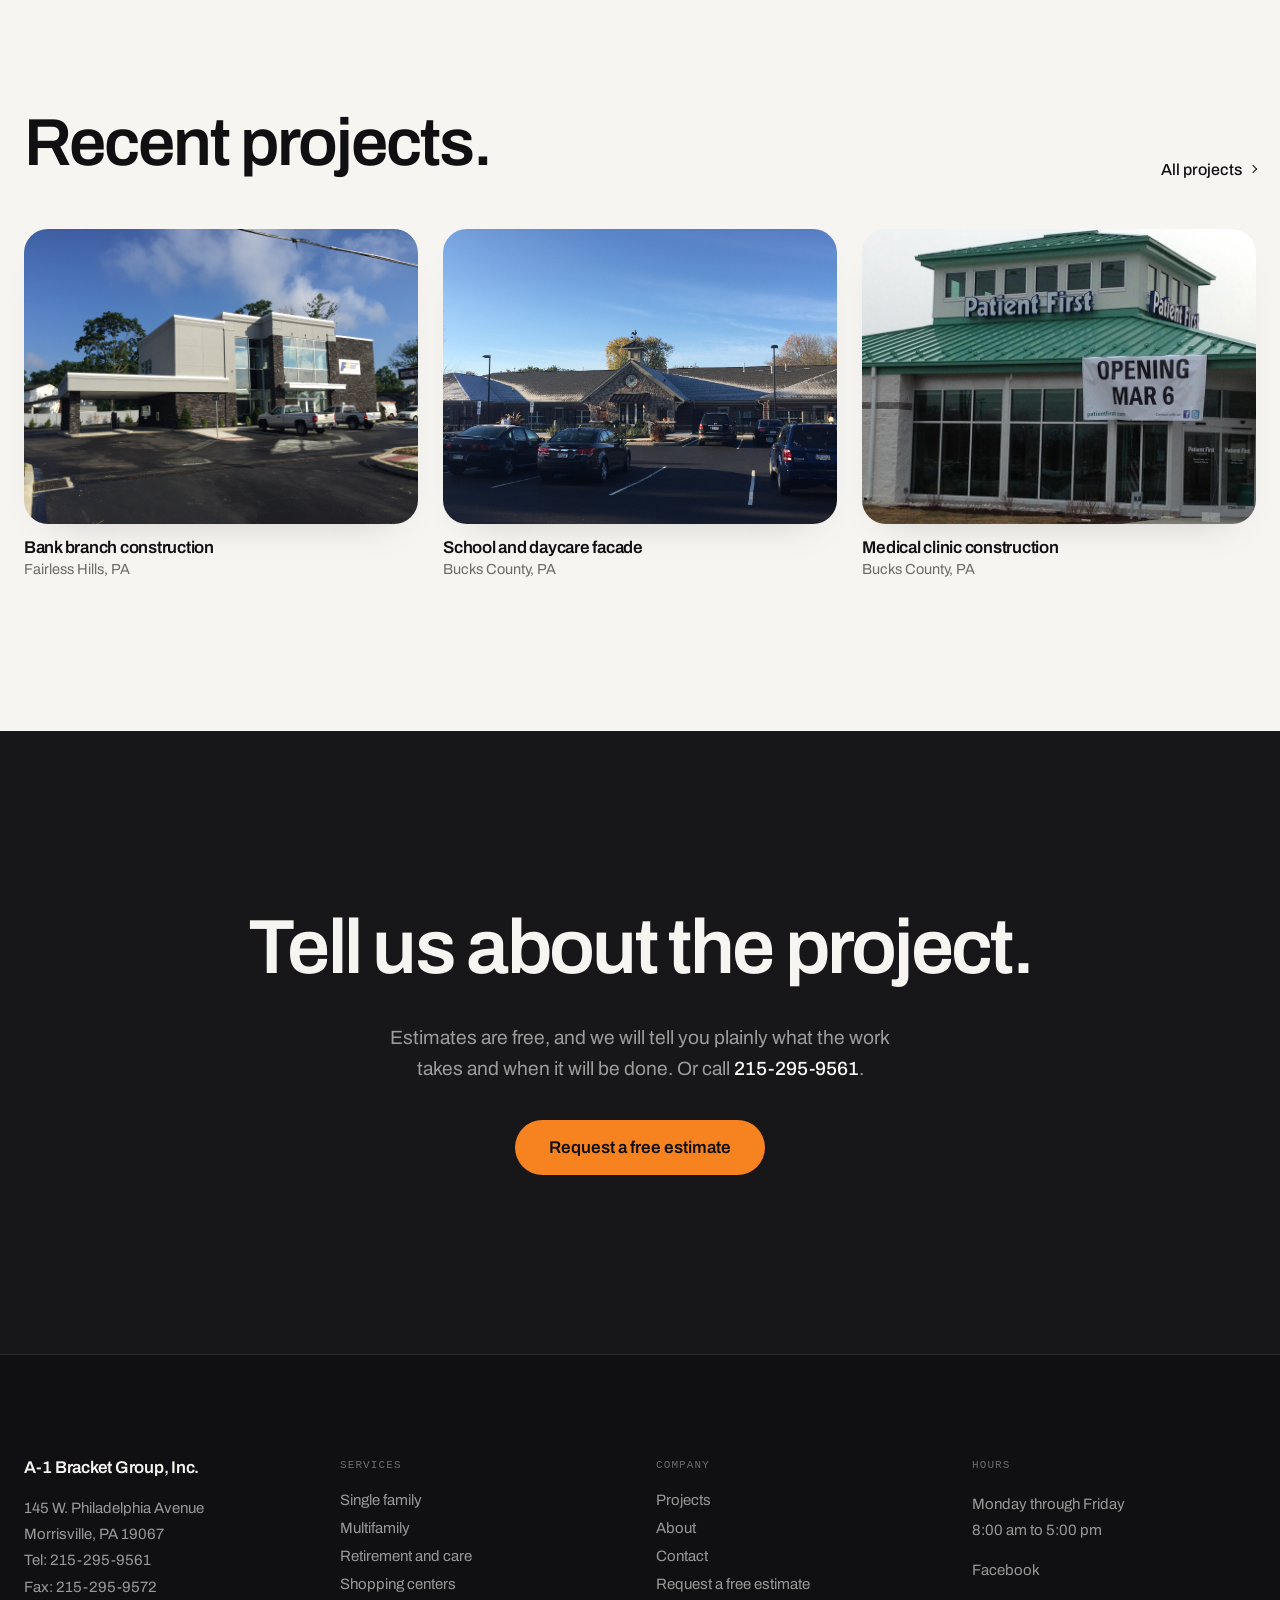
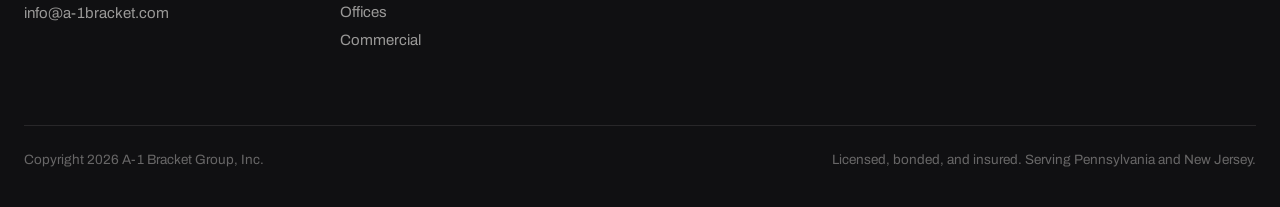
<file: pages/commercial.html>
<!doctype html>
<html lang="en">
<head>
  <meta charset="UTF-8">
  <meta name="viewport" content="width=device-width, initial-scale=1.0">
  <title>Commercial | A-1 Bracket Group, Inc.</title>
  <meta name="description" content="Commercial masonry from A-1 Bracket Group, Inc.: block and brick construction, spec-driven builds, and institutional work across Pennsylvania and New Jersey. Free estimates since 1996.">
  <link rel="preconnect" href="https://fonts.googleapis.com">
  <link rel="preconnect" href="https://fonts.gstatic.com" crossorigin>
  <link rel="stylesheet" href="https://fonts.googleapis.com/css2?family=Archivo:wght@400;500;600;700&display=swap">
  <link rel="stylesheet" href="../css/style.css">
  <link rel="stylesheet" href="../css/service-detail.css">
</head>
<body>

  <header class="site-header">
    <nav class="nav" aria-label="Main">
      <a href="../index.html" class="logo">
        <span class="logo-dot"></span>
        <span class="logo-text">A-1 Bracket Group</span>
      </a>
      <div data-desk class="nav-desktop">
        <div class="nav-services">
          <button type="button" class="nav-services-btn" aria-haspopup="true" aria-expanded="false" data-services-toggle>
            Services
            <span class="arrow-down"></span>
          </button>
          <div class="services-dropdown" data-services-dropdown>
        <div class="services-dropdown-grid">
          <a href="single-family.html">Single family</a>
          <a href="multifamily.html">Multifamily</a>
          <a href="retirement.html">Retirement and care</a>
          <a href="shopping.html">Shopping centers</a>
          <a href="offices.html">Offices</a>
          <a href="#top" class="is-current">Commercial</a>
        </div>
          </div>
        </div>
        <a href="projects.html" class="nav-link">Projects</a>
        <a href="about.html" class="nav-link">About</a>
        <a href="contact.html" class="nav-link">Contact</a>
      </div>
      <div data-desk class="nav-desktop-cta">
        <a href="tel:+12152959561" class="nav-phone">215-295-9561</a>
        <a href="contact.html#form" class="btn-pill nav-cta">Free estimate</a>
      </div>
      <button data-mob type="button" class="mobile-menu-btn" aria-label="Open menu" aria-expanded="false" data-mobile-toggle>
        <span class="mobile-menu-btn-bar"></span>
        <span class="mobile-menu-btn-bar"></span>
      </button>
    </nav>
  </header>

  <div class="mobile-menu" data-mobile-menu hidden>
    <button type="button" class="mobile-menu-close" aria-label="Close menu" data-mobile-close>&times;</button>
    <a href="services.html" class="mobile-menu-link">Services</a>
    <div class="mobile-menu-sublinks">
      <a href="single-family.html">Single family</a>
      <a href="multifamily.html">Multifamily</a>
      <a href="retirement.html">Retirement and care</a>
      <a href="shopping.html">Shopping centers</a>
      <a href="offices.html">Offices</a>
      <a href="#top" class="is-current">Commercial</a>
    </div>
    <a href="projects.html" class="mobile-menu-link">Projects</a>
    <a href="about.html" class="mobile-menu-link">About</a>
    <a href="contact.html" class="mobile-menu-link">Contact</a>
    <div class="mobile-menu-cta">
      <a href="contact.html#form" class="btn-pill">Request a free estimate</a>
      <a href="tel:+12152959561" class="nav-phone">215-295-9561</a>
    </div>
  </div>

  <main id="top">
    <section class="service-hero" aria-labelledby="page-title">
      <div class="service-hero-glow" aria-hidden="true"></div>
      <div class="service-hero-content">
        <p class="service-hero-eyebrow">Services / Commercial</p>
        <h1 id="page-title" class="service-hero-title">Built to spec. Turned over on schedule.</h1>
        <p class="service-hero-desc">Workmanship held above industry standard, put in place by trained crews. 30 years of commercial masonry across Pennsylvania and New Jersey, built to spec and turned over on schedule.</p>
        <div class="service-hero-actions">
          <a href="contact.html#form" class="btn-pill">Request a free estimate</a>
          <a href="#work" class="link-arrow">See recent projects<span class="arrow-up-right"></span></a>
        </div>
      </div>

      <figure class="service-hero-figure">
        <div class="service-hero-image">
          <img src="../img/commercial-09.jpg" alt="Commercial building exterior with masonry facade" loading="eager">
          <dl class="service-hero-spec">
            <div>
              <dt>Material</dt>
              <dd>Block, brick, and thin brick</dd>
            </div>
            <div>
              <dt>Track record</dt>
              <dd>30 years</dd>
            </div>
            <div>
              <dt>Delivery</dt>
              <dd>Spec driven, on schedule</dd>
            </div>
            <div>
              <dt>Estimate</dt>
              <dd>Free, written, specific</dd>
            </div>
          </dl>
        </div>
      </figure>
    </section>

    <div class="brick-strip" data-brick-strip aria-hidden="true"></div>

    <section class="scope-block" aria-labelledby="scope-title">
      <div class="container">
        <div class="scope-intro" data-reveal>
          <p class="eyebrow eyebrow--on-light">Scope</p>
          <h2 id="scope-title" class="section-title section-title--dark">What we take on.</h2>
        </div>
        <ul class="scope-grid">
          <li class="scope-item" data-reveal>
            <h3>Block and brick construction</h3>
            <p>Structural masonry built to architectural spec.</p>
          </li>
          <li class="scope-item" data-reveal>
            <h3>Thin brick systems</h3>
            <p>Lightweight veneer for new builds and retrofits.</p>
          </li>
          <li class="scope-item" data-reveal>
            <h3>Spec-driven builds</h3>
            <p>Work executed exactly to plan and submittal.</p>
          </li>
          <li class="scope-item" data-reveal>
            <h3>Institutional and municipal work</h3>
            <p>Schools, clinics, and public buildings.</p>
          </li>
          <li class="scope-item" data-reveal>
            <h3>Financial and retail branches</h3>
            <p>Bank branches and freestanding retail construction.</p>
          </li>
          <li class="scope-item" data-reveal>
            <h3>Caulking and weatherproofing</h3>
            <p>Envelope sealing across large facades.</p>
          </li>
          <li class="scope-item" data-reveal>
            <h3>Site walls and grading</h3>
            <p>Parking lots, curbs, and retaining structures.</p>
          </li>
          <li class="scope-item" data-reveal>
            <h3>Repairs and restoration</h3>
            <p>Aging commercial masonry brought back to standard.</p>
          </li>
          <li class="scope-item" data-reveal>
            <h3>On-schedule turnover</h3>
            <p>30 years of built-to-spec delivery.</p>
          </li>
        </ul>
      </div>
    </section>

    <section class="process-block" aria-labelledby="process-title">
      <div class="container">
        <div class="process-intro" data-reveal>
          <p class="eyebrow eyebrow--on-dark">Process</p>
          <h2 id="process-title" class="section-title section-title--light">How a project runs.</h2>
        </div>
        <ol class="process-list">
          <li class="process-item" data-reveal>
            <span class="process-number">01</span>
            <h3>Walk the job</h3>
            <p>We look at the work in person and give you a free written estimate, specific about scope.</p>
          </li>
          <li class="process-item" data-reveal>
            <span class="process-number">02</span>
            <h3>Set the schedule</h3>
            <p>Material ordered through suppliers we have worked with for decades, dates set and kept.</p>
          </li>
          <li class="process-item" data-reveal>
            <span class="process-number">03</span>
            <h3>Build</h3>
            <p>Licensed, insured crews on site, working clean and leaving the property orderly each day.</p>
          </li>
          <li class="process-item" data-reveal>
            <span class="process-number">04</span>
            <h3>Walk through</h3>
            <p>We walk the finished work with you and close every item before we call it done.</p>
          </li>
        </ol>
      </div>
    </section>

    <section id="work" class="work-block" aria-labelledby="work-title">
      <div class="container">
        <div class="work-header" data-reveal>
          <h2 id="work-title" class="section-title section-title--dark">Recent projects.</h2>
          <a href="projects.html" class="link-arrow">All projects<span class="arrow-up-right"></span></a>
        </div>
        <ul class="work-grid">
          <li class="work-item" data-reveal>
            <div class="work-media">
              <img src="../img/commercial-04.jpg" alt="Credit union branch building with stone masonry" loading="lazy">
            </div>
            <p class="work-title">Bank branch construction</p>
            <p class="work-loc">Fairless Hills, PA</p>
          </li>
          <li class="work-item" data-reveal>
            <div class="work-media">
              <img src="../img/commercial-08.jpg" alt="School building with stone entrance" loading="lazy">
            </div>
            <p class="work-title">School and daycare facade</p>
            <p class="work-loc">Bucks County, PA</p>
          </li>
          <li class="work-item" data-reveal>
            <div class="work-media">
              <img src="../img/commercial-10.jpg" alt="Urgent care clinic building exterior" loading="lazy">
            </div>
            <p class="work-title">Medical clinic construction</p>
            <p class="work-loc">Bucks County, PA</p>
          </li>
        </ul>
      </div>
    </section>

    <section id="estimate" class="estimate-section" aria-labelledby="estimate-title">
      <div class="container estimate-inner" data-reveal>
        <h2 id="estimate-title" class="estimate-title">Tell us about the project.</h2>
        <p class="estimate-subtitle">Estimates are free, and we will tell you plainly what the work takes and when it will be done. Or call <a href="tel:+12152959561">215-295-9561</a>.</p>
        <a href="contact.html#form" class="btn-pill">Request a free estimate</a>
      </div>
    </section>
  </main>

  <footer id="contact" class="site-footer">
    <div class="container">
      <div class="footer-grid">
        <div>
          <p class="footer-brand-name">A-1 Bracket Group, Inc.</p>
          <address class="footer-address">
            145 W. Philadelphia Avenue<br>
            Morrisville, PA 19067<br>
            Tel: <a href="tel:+12152959561">215-295-9561</a><br>
            Fax: 215-295-9572<br>
            <a href="mailto:info@a-1bracket.com">info@a-1bracket.com</a>
          </address>
        </div>
        <div>
          <p class="footer-col-title">Services</p>
          <ul class="footer-links">
            <li><a href="single-family.html">Single family</a></li>
            <li><a href="multifamily.html">Multifamily</a></li>
            <li><a href="retirement.html">Retirement and care</a></li>
            <li><a href="shopping.html">Shopping centers</a></li>
            <li><a href="offices.html">Offices</a></li>
            <li><a href="#top">Commercial</a></li>
          </ul>
        </div>
        <div>
          <p class="footer-col-title">Company</p>
          <ul class="footer-links">
            <li><a href="projects.html">Projects</a></li>
            <li><a href="about.html">About</a></li>
            <li><a href="contact.html">Contact</a></li>
            <li><a href="contact.html#form">Request a free estimate</a></li>
          </ul>
        </div>
        <div>
          <p class="footer-col-title">Hours</p>
          <p class="footer-hours">Monday through Friday<br>8:00 am to 5:00 pm</p>
          <a href="http://www.facebook.com/A1BracketGroupInc/" class="footer-social">Facebook</a>
        </div>
      </div>
      <div class="footer-bottom">
        <p>Copyright 2026 A-1 Bracket Group, Inc.</p>
        <p>Licensed, bonded, and insured. Serving Pennsylvania and New Jersey.</p>
      </div>
    </div>
  </footer>

  <script src="../js/main.js"></script>
</body>
</html>
</file>
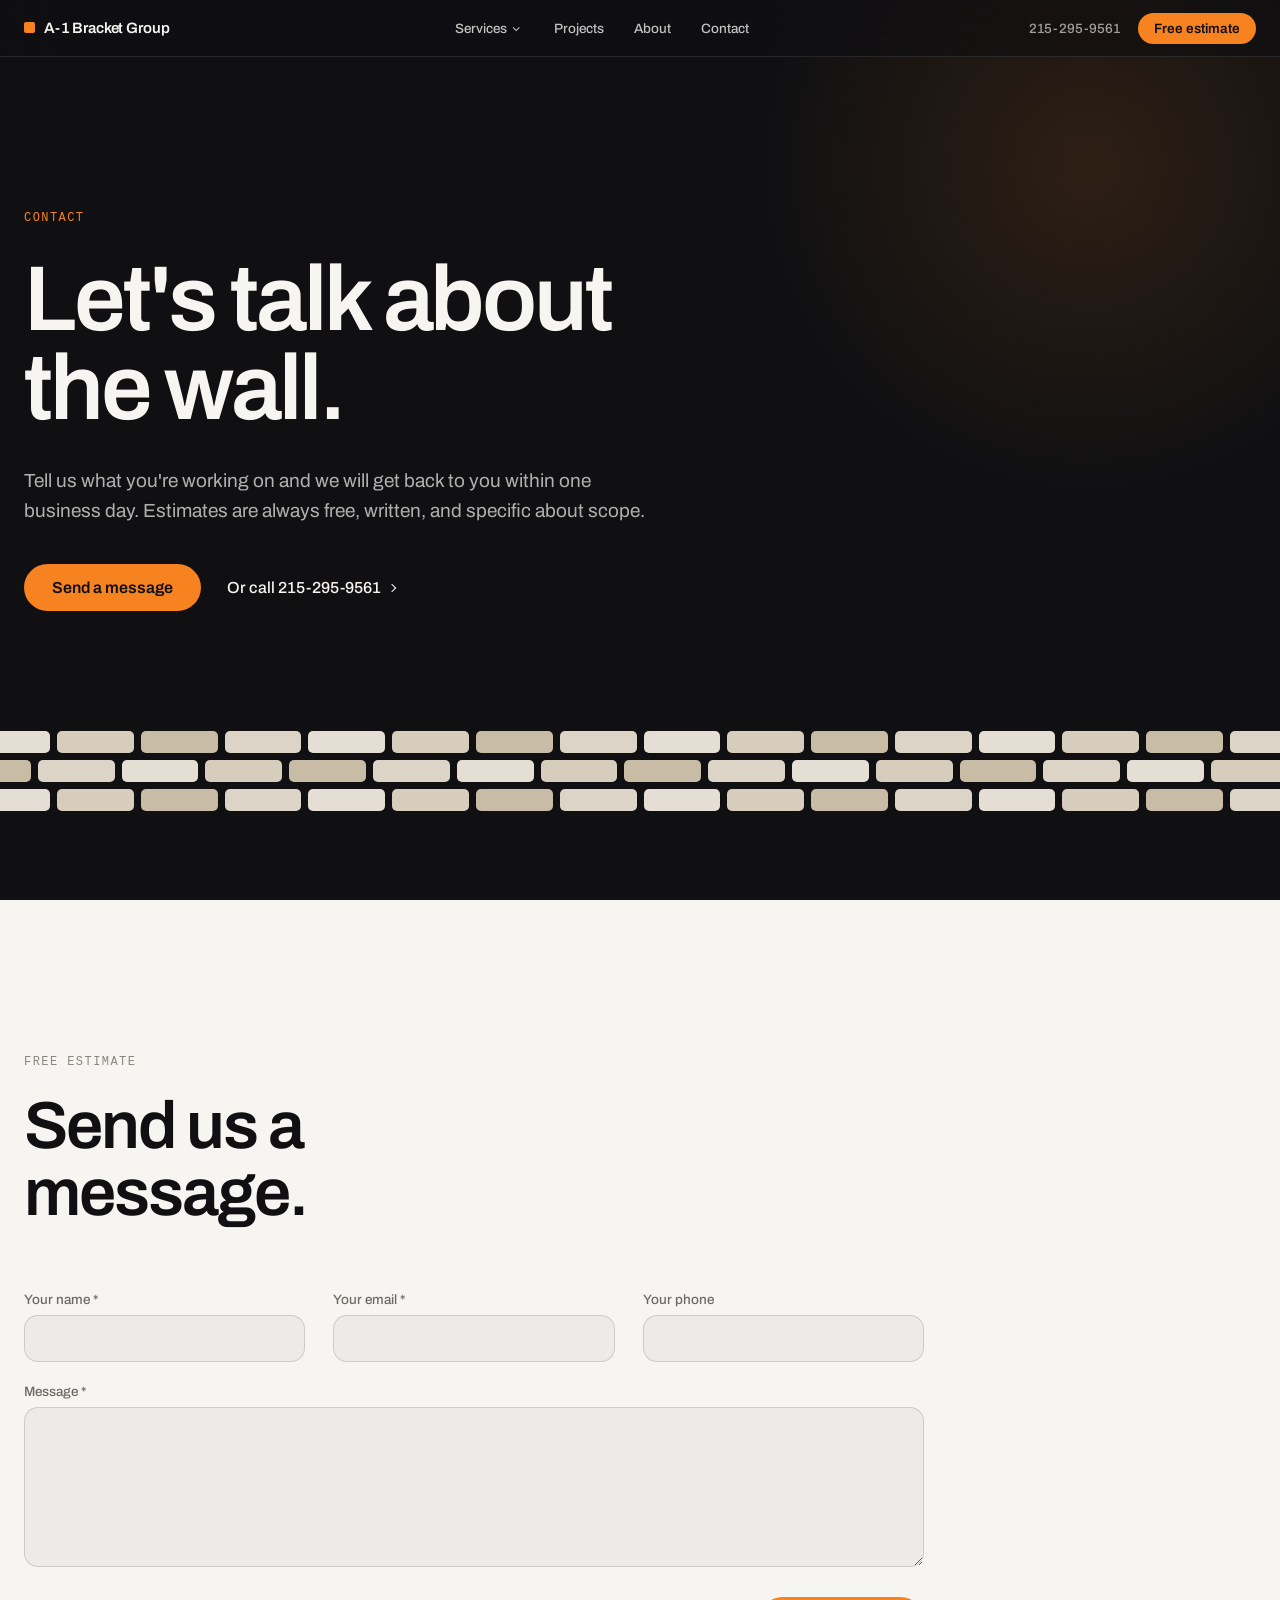
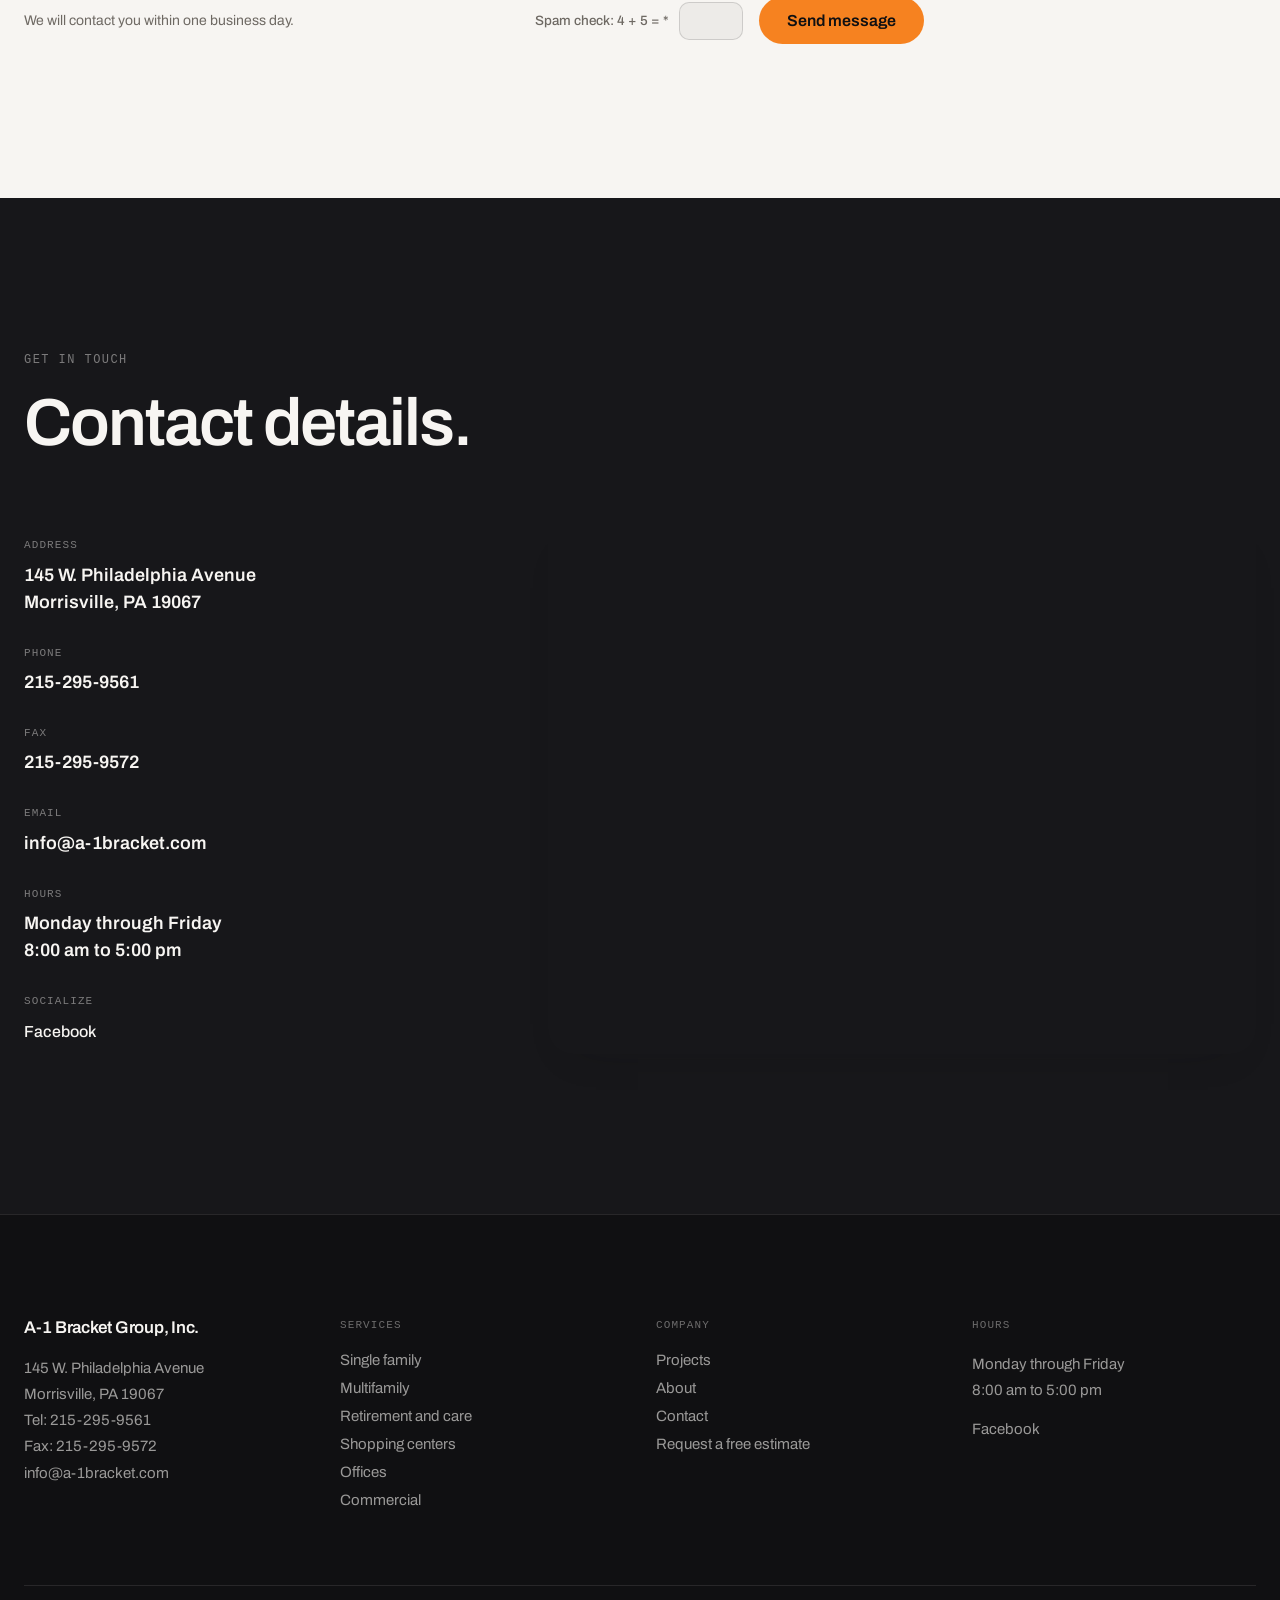
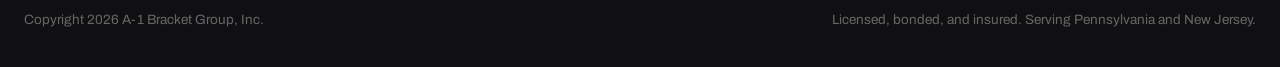
<file: pages/contact.html>
<!doctype html>
<html lang="en">
<head>
  <meta charset="UTF-8">
  <meta name="viewport" content="width=device-width, initial-scale=1.0">
  <title>Contact | A-1 Bracket Group, Inc.</title>
  <meta name="description" content="Contact A-1 Bracket Group, Inc. for a free masonry estimate. Serving Pennsylvania and New Jersey from Morrisville, PA. Call 215-295-9561 or send a message.">
  <link rel="preconnect" href="https://fonts.googleapis.com">
  <link rel="preconnect" href="https://fonts.gstatic.com" crossorigin>
  <link rel="stylesheet" href="https://fonts.googleapis.com/css2?family=Archivo:wght@400;500;600;700&display=swap">
  <link rel="stylesheet" href="../css/style.css">
  <link rel="stylesheet" href="../css/service-detail.css">
  <link rel="stylesheet" href="../css/contact.css">
</head>
<body>

  <header class="site-header">
    <nav class="nav" aria-label="Main">
      <a href="../index.html" class="logo">
        <span class="logo-dot"></span>
        <span class="logo-text">A-1 Bracket Group</span>
      </a>
      <div data-desk class="nav-desktop">
        <div class="nav-services">
          <button type="button" class="nav-services-btn is-muted" aria-haspopup="true" aria-expanded="false" data-services-toggle>
            Services
            <span class="arrow-down"></span>
          </button>
          <div class="services-dropdown" data-services-dropdown>
        <div class="services-dropdown-grid">
          <a href="single-family.html">Single family</a>
          <a href="multifamily.html">Multifamily</a>
          <a href="retirement.html">Retirement and care</a>
          <a href="shopping.html">Shopping centers</a>
          <a href="offices.html">Offices</a>
          <a href="commercial.html">Commercial</a>
        </div>
          </div>
        </div>
        <a href="projects.html" class="nav-link">Projects</a>
        <a href="about.html" class="nav-link">About</a>
        <a href="#top" class="nav-link">Contact</a>
      </div>
      <div data-desk class="nav-desktop-cta">
        <a href="tel:+12152959561" class="nav-phone">215-295-9561</a>
        <a href="#form" class="btn-pill nav-cta">Free estimate</a>
      </div>
      <button data-mob type="button" class="mobile-menu-btn" aria-label="Open menu" aria-expanded="false" data-mobile-toggle>
        <span class="mobile-menu-btn-bar"></span>
        <span class="mobile-menu-btn-bar"></span>
      </button>
    </nav>
  </header>

  <div class="mobile-menu" data-mobile-menu hidden>
    <button type="button" class="mobile-menu-close" aria-label="Close menu" data-mobile-close>&times;</button>
    <a href="services.html" class="mobile-menu-link">Services</a>
    <div class="mobile-menu-sublinks">
      <a href="single-family.html">Single family</a>
      <a href="multifamily.html">Multifamily</a>
      <a href="retirement.html">Retirement and care</a>
      <a href="shopping.html">Shopping centers</a>
      <a href="offices.html">Offices</a>
      <a href="commercial.html">Commercial</a>
    </div>
    <a href="projects.html" class="mobile-menu-link">Projects</a>
    <a href="about.html" class="mobile-menu-link">About</a>
    <a href="#top" class="mobile-menu-link">Contact</a>
    <div class="mobile-menu-cta">
      <a href="#form" class="btn-pill">Request a free estimate</a>
      <a href="tel:+12152959561" class="nav-phone">215-295-9561</a>
    </div>
  </div>

  <main id="top">
    <section class="service-hero" aria-labelledby="page-title">
      <div class="service-hero-glow" aria-hidden="true"></div>
      <div class="service-hero-content">
        <p class="service-hero-eyebrow">Contact</p>
        <h1 id="page-title" class="service-hero-title">Let's talk about the wall.</h1>
        <p class="service-hero-desc">Tell us what you're working on and we will get back to you within one business day. Estimates are always free, written, and specific about scope.</p>
        <div class="service-hero-actions">
          <a href="#form" class="btn-pill">Send a message</a>
          <a href="tel:+12152959561" class="link-arrow">Or call 215-295-9561<span class="arrow-up-right"></span></a>
        </div>
      </div>
    </section>

    <div class="brick-strip" data-brick-strip aria-hidden="true"></div>

    <section id="form" class="form-block" aria-labelledby="form-title">
      <div class="container">
        <div class="form-intro" data-reveal>
          <p class="eyebrow eyebrow--on-light">Free estimate</p>
          <h2 id="form-title" class="section-title section-title--dark">Send us a message.</h2>
        </div>

        <form class="contact-form" data-contact-form data-reveal novalidate>
          <div class="form-field">
            <label for="name">Your name *</label>
            <input type="text" id="name" name="name" autocomplete="name" aria-describedby="name-error" required>
            <p class="field-error" id="name-error" data-name-error></p>
          </div>
          <div class="form-field">
            <label for="email">Your email *</label>
            <input type="email" id="email" name="email" autocomplete="email" aria-describedby="email-error" required>
            <p class="field-error" id="email-error" data-email-error></p>
          </div>
          <div class="form-field">
            <label for="phone">Your phone</label>
            <input type="tel" id="phone" name="phone" autocomplete="tel">
          </div>
          <div class="form-field full">
            <label for="message">Message *</label>
            <textarea id="message" name="message" aria-describedby="message-error" required></textarea>
            <p class="field-error" id="message-error" data-message-error></p>
          </div>

          <div class="form-honeypot" aria-hidden="true">
            <label for="company">Company</label>
            <input type="text" id="company" name="company" tabindex="-1" autocomplete="off">
          </div>

          <p class="form-status" data-form-status></p>

          <div class="form-field full form-footer">
            <p class="form-note">We will contact you within one business day.</p>
            <div class="form-footer-action">
              <div class="captcha-inline">
                <label for="captcha-answer">Spam check: <span data-captcha-question></span> *</label>
                <input type="text" inputmode="numeric" id="captcha-answer" name="captcha-answer" data-captcha-answer autocomplete="off" required>
                <p class="field-error" data-captcha-error></p>
              </div>
              <button type="submit" class="btn-pill" data-submit-btn>Send message</button>
            </div>
          </div>
        </form>
      </div>
    </section>

    <section class="contact-block" aria-labelledby="contact-title">
      <div class="container">
        <div class="scope-intro" data-reveal>
          <p class="eyebrow eyebrow--on-dark">Get in touch</p>
          <h2 id="contact-title" class="section-title section-title--light">Contact details.</h2>
        </div>
        <div class="contact-grid">
          <dl class="contact-info-list" data-reveal>
            <div class="contact-info-item">
              <dt>Address</dt>
              <dd>145 W. Philadelphia Avenue<br>Morrisville, PA 19067</dd>
            </div>
            <div class="contact-info-item">
              <dt>Phone</dt>
              <dd><a href="tel:+12152959561">215-295-9561</a></dd>
            </div>
            <div class="contact-info-item">
              <dt>Fax</dt>
              <dd>215-295-9572</dd>
            </div>
            <div class="contact-info-item">
              <dt>Email</dt>
              <dd><a href="mailto:info@a-1bracket.com">info@a-1bracket.com</a></dd>
            </div>
            <div class="contact-info-item">
              <dt>Hours</dt>
              <dd>Monday through Friday<br>8:00 am to 5:00 pm</dd>
            </div>
            <div class="contact-info-item socials">
              <dt>Socialize</dt>
              <dd><a href="http://www.facebook.com/A1BracketGroupInc/">Facebook</a></dd>
            </div>
          </dl>
          <div class="contact-map" data-reveal>
            <iframe
              src="https://www.google.com/maps?q=145+W.+Philadelphia+Avenue,+Morrisville,+PA+19067&output=embed"
              title="Map showing A-1 Bracket Group, Inc. at 145 W. Philadelphia Avenue, Morrisville, PA"
              loading="lazy"
              referrerpolicy="no-referrer-when-downgrade"></iframe>
          </div>
        </div>
      </div>
    </section>
  </main>

  <footer id="contact" class="site-footer">
    <div class="container">
      <div class="footer-grid">
        <div>
          <p class="footer-brand-name">A-1 Bracket Group, Inc.</p>
          <address class="footer-address">
            145 W. Philadelphia Avenue<br>
            Morrisville, PA 19067<br>
            Tel: <a href="tel:+12152959561">215-295-9561</a><br>
            Fax: 215-295-9572<br>
            <a href="mailto:info@a-1bracket.com">info@a-1bracket.com</a>
          </address>
        </div>
        <div>
          <p class="footer-col-title">Services</p>
          <ul class="footer-links">
            <li><a href="single-family.html">Single family</a></li>
            <li><a href="multifamily.html">Multifamily</a></li>
            <li><a href="retirement.html">Retirement and care</a></li>
            <li><a href="shopping.html">Shopping centers</a></li>
            <li><a href="offices.html">Offices</a></li>
            <li><a href="commercial.html">Commercial</a></li>
          </ul>
        </div>
        <div>
          <p class="footer-col-title">Company</p>
          <ul class="footer-links">
            <li><a href="projects.html">Projects</a></li>
            <li><a href="about.html">About</a></li>
            <li><a href="#top">Contact</a></li>
            <li><a href="#form">Request a free estimate</a></li>
          </ul>
        </div>
        <div>
          <p class="footer-col-title">Hours</p>
          <p class="footer-hours">Monday through Friday<br>8:00 am to 5:00 pm</p>
          <a href="http://www.facebook.com/A1BracketGroupInc/" class="footer-social">Facebook</a>
        </div>
      </div>
      <div class="footer-bottom">
        <p>Copyright 2026 A-1 Bracket Group, Inc.</p>
        <p>Licensed, bonded, and insured. Serving Pennsylvania and New Jersey.</p>
      </div>
    </div>
  </footer>

  <script src="../js/main.js"></script>
  <script src="../js/contact.js"></script>
</body>
</html>
</file>
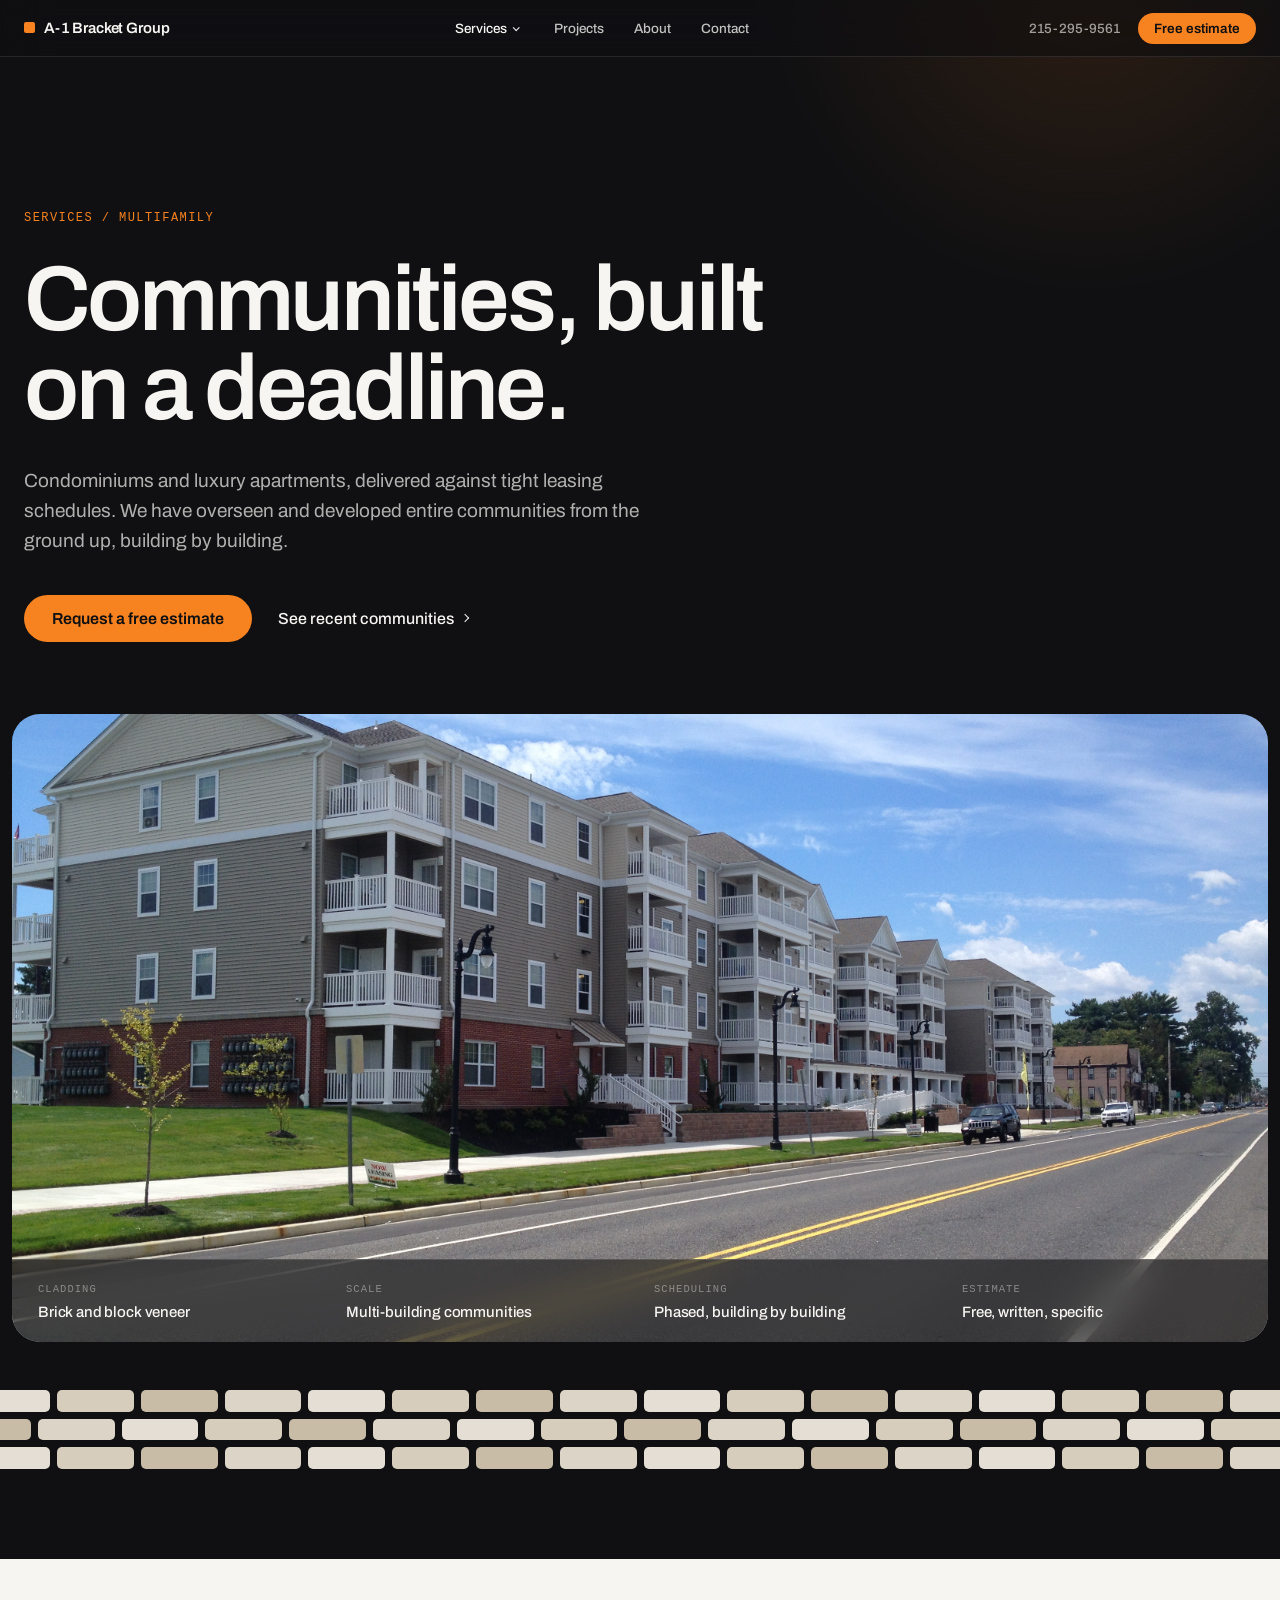
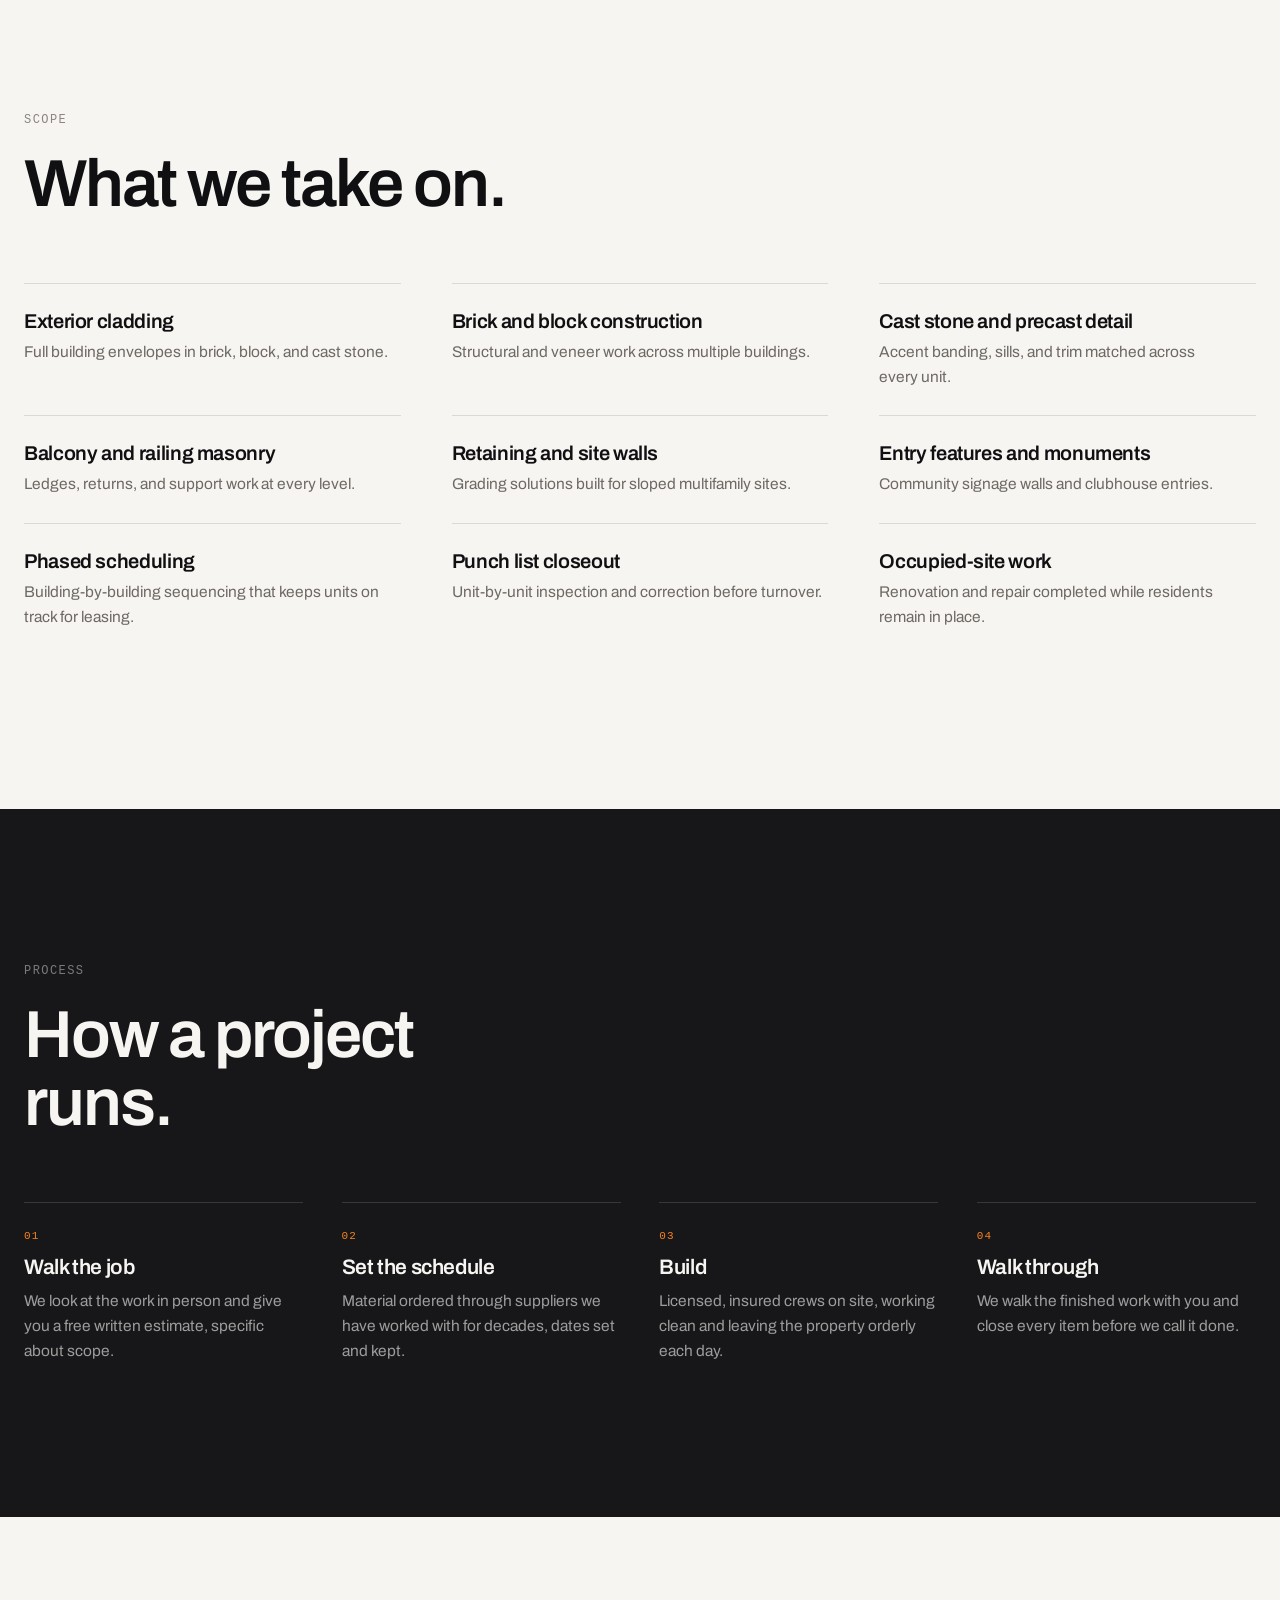
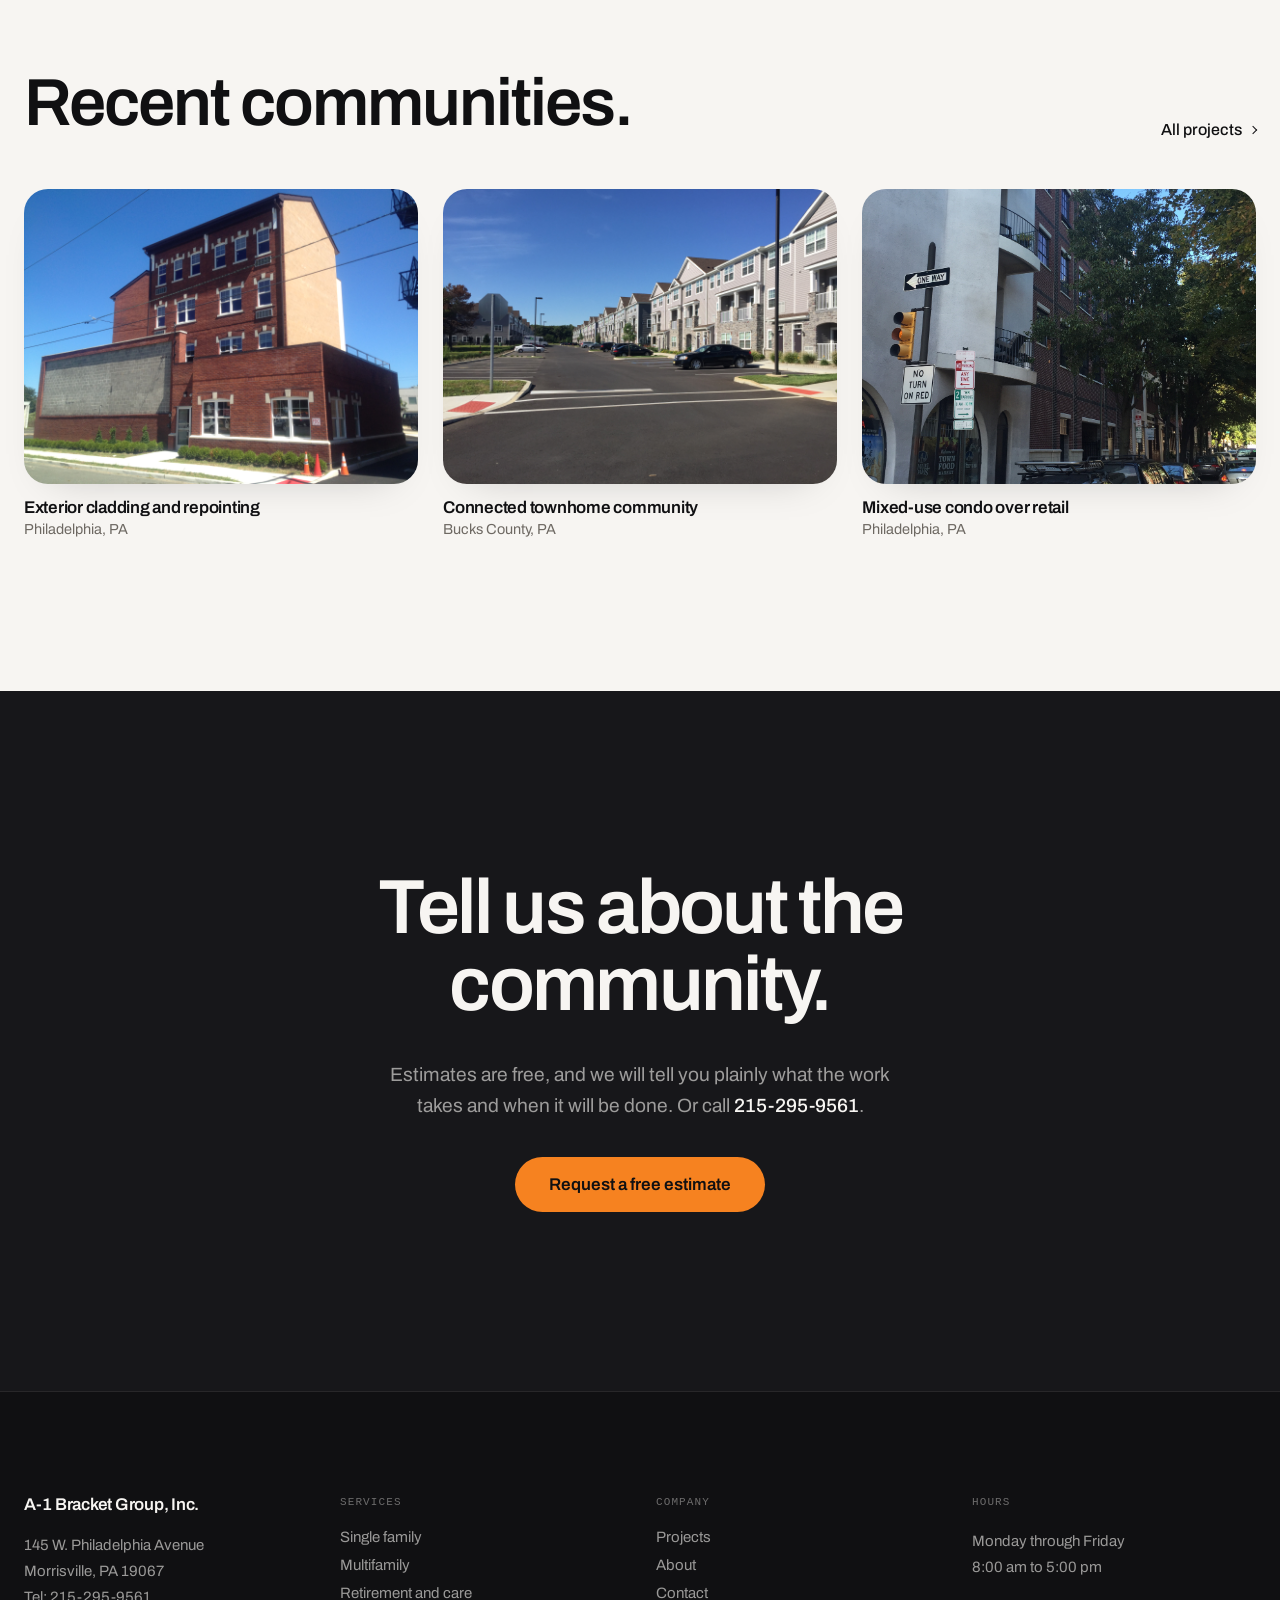
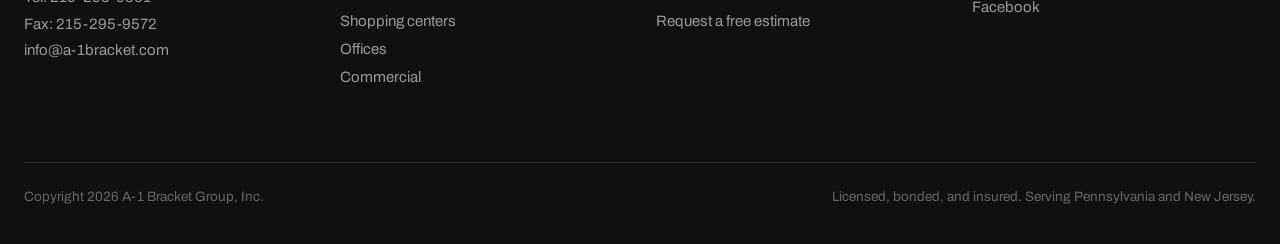
<file: pages/multifamily.html>
<!doctype html>
<html lang="en">
<head>
  <meta charset="UTF-8">
  <meta name="viewport" content="width=device-width, initial-scale=1.0">
  <title>Multifamily | A-1 Bracket Group, Inc.</title>
  <meta name="description" content="Multifamily masonry from A-1 Bracket Group, Inc.: exterior cladding, brick and block, and phased schedules for condominiums and apartment communities across Pennsylvania and New Jersey. Free estimates since 1996.">
  <link rel="preconnect" href="https://fonts.googleapis.com">
  <link rel="preconnect" href="https://fonts.gstatic.com" crossorigin>
  <link rel="stylesheet" href="https://fonts.googleapis.com/css2?family=Archivo:wght@400;500;600;700&display=swap">
  <link rel="stylesheet" href="../css/style.css">
  <link rel="stylesheet" href="../css/service-detail.css">
</head>
<body>

  <header class="site-header">
    <nav class="nav" aria-label="Main">
      <a href="../index.html" class="logo">
        <span class="logo-dot"></span>
        <span class="logo-text">A-1 Bracket Group</span>
      </a>
      <div data-desk class="nav-desktop">
        <div class="nav-services">
          <button type="button" class="nav-services-btn" aria-haspopup="true" aria-expanded="false" data-services-toggle>
            Services
            <span class="arrow-down"></span>
          </button>
          <div class="services-dropdown" data-services-dropdown>
        <div class="services-dropdown-grid">
          <a href="single-family.html">Single family</a>
          <a href="#top" class="is-current">Multifamily</a>
          <a href="retirement.html">Retirement and care</a>
          <a href="shopping.html">Shopping centers</a>
          <a href="offices.html">Offices</a>
          <a href="commercial.html">Commercial</a>
        </div>
          </div>
        </div>
        <a href="projects.html" class="nav-link">Projects</a>
        <a href="about.html" class="nav-link">About</a>
        <a href="contact.html" class="nav-link">Contact</a>
      </div>
      <div data-desk class="nav-desktop-cta">
        <a href="tel:+12152959561" class="nav-phone">215-295-9561</a>
        <a href="contact.html#form" class="btn-pill nav-cta">Free estimate</a>
      </div>
      <button data-mob type="button" class="mobile-menu-btn" aria-label="Open menu" aria-expanded="false" data-mobile-toggle>
        <span class="mobile-menu-btn-bar"></span>
        <span class="mobile-menu-btn-bar"></span>
      </button>
    </nav>
  </header>

  <div class="mobile-menu" data-mobile-menu hidden>
    <button type="button" class="mobile-menu-close" aria-label="Close menu" data-mobile-close>&times;</button>
    <a href="services.html" class="mobile-menu-link">Services</a>
    <div class="mobile-menu-sublinks">
      <a href="single-family.html">Single family</a>
      <a href="#top" class="is-current">Multifamily</a>
      <a href="retirement.html">Retirement and care</a>
      <a href="shopping.html">Shopping centers</a>
      <a href="offices.html">Offices</a>
      <a href="commercial.html">Commercial</a>
    </div>
    <a href="projects.html" class="mobile-menu-link">Projects</a>
    <a href="about.html" class="mobile-menu-link">About</a>
    <a href="contact.html" class="mobile-menu-link">Contact</a>
    <div class="mobile-menu-cta">
      <a href="contact.html#form" class="btn-pill">Request a free estimate</a>
      <a href="tel:+12152959561" class="nav-phone">215-295-9561</a>
    </div>
  </div>

  <main id="top">
    <section class="service-hero" aria-labelledby="page-title">
      <div class="service-hero-glow" aria-hidden="true"></div>
      <div class="service-hero-content">
        <p class="service-hero-eyebrow">Services / Multifamily</p>
        <h1 id="page-title" class="service-hero-title">Communities, built on a deadline.</h1>
        <p class="service-hero-desc">Condominiums and luxury apartments, delivered against tight leasing schedules. We have overseen and developed entire communities from the ground up, building by building.</p>
        <div class="service-hero-actions">
          <a href="contact.html#form" class="btn-pill">Request a free estimate</a>
          <a href="#work" class="link-arrow">See recent communities<span class="arrow-up-right"></span></a>
        </div>
      </div>

      <figure class="service-hero-figure">
        <div class="service-hero-image">
          <img src="../img/multifamily-09.jpg" alt="Finished multifamily apartment community exterior" loading="eager">
          <dl class="service-hero-spec">
            <div>
              <dt>Cladding</dt>
              <dd>Brick and block veneer</dd>
            </div>
            <div>
              <dt>Scale</dt>
              <dd>Multi-building communities</dd>
            </div>
            <div>
              <dt>Scheduling</dt>
              <dd>Phased, building by building</dd>
            </div>
            <div>
              <dt>Estimate</dt>
              <dd>Free, written, specific</dd>
            </div>
          </dl>
        </div>
      </figure>
    </section>

    <div class="brick-strip" data-brick-strip aria-hidden="true"></div>

    <section class="scope-block" aria-labelledby="scope-title">
      <div class="container">
        <div class="scope-intro" data-reveal>
          <p class="eyebrow eyebrow--on-light">Scope</p>
          <h2 id="scope-title" class="section-title section-title--dark">What we take on.</h2>
        </div>
        <ul class="scope-grid">
          <li class="scope-item" data-reveal>
            <h3>Exterior cladding</h3>
            <p>Full building envelopes in brick, block, and cast stone.</p>
          </li>
          <li class="scope-item" data-reveal>
            <h3>Brick and block construction</h3>
            <p>Structural and veneer work across multiple buildings.</p>
          </li>
          <li class="scope-item" data-reveal>
            <h3>Cast stone and precast detail</h3>
            <p>Accent banding, sills, and trim matched across every unit.</p>
          </li>
          <li class="scope-item" data-reveal>
            <h3>Balcony and railing masonry</h3>
            <p>Ledges, returns, and support work at every level.</p>
          </li>
          <li class="scope-item" data-reveal>
            <h3>Retaining and site walls</h3>
            <p>Grading solutions built for sloped multifamily sites.</p>
          </li>
          <li class="scope-item" data-reveal>
            <h3>Entry features and monuments</h3>
            <p>Community signage walls and clubhouse entries.</p>
          </li>
          <li class="scope-item" data-reveal>
            <h3>Phased scheduling</h3>
            <p>Building-by-building sequencing that keeps units on track for leasing.</p>
          </li>
          <li class="scope-item" data-reveal>
            <h3>Punch list closeout</h3>
            <p>Unit-by-unit inspection and correction before turnover.</p>
          </li>
          <li class="scope-item" data-reveal>
            <h3>Occupied-site work</h3>
            <p>Renovation and repair completed while residents remain in place.</p>
          </li>
        </ul>
      </div>
    </section>

    <section class="process-block" aria-labelledby="process-title">
      <div class="container">
        <div class="process-intro" data-reveal>
          <p class="eyebrow eyebrow--on-dark">Process</p>
          <h2 id="process-title" class="section-title section-title--light">How a project runs.</h2>
        </div>
        <ol class="process-list">
          <li class="process-item" data-reveal>
            <span class="process-number">01</span>
            <h3>Walk the job</h3>
            <p>We look at the work in person and give you a free written estimate, specific about scope.</p>
          </li>
          <li class="process-item" data-reveal>
            <span class="process-number">02</span>
            <h3>Set the schedule</h3>
            <p>Material ordered through suppliers we have worked with for decades, dates set and kept.</p>
          </li>
          <li class="process-item" data-reveal>
            <span class="process-number">03</span>
            <h3>Build</h3>
            <p>Licensed, insured crews on site, working clean and leaving the property orderly each day.</p>
          </li>
          <li class="process-item" data-reveal>
            <span class="process-number">04</span>
            <h3>Walk through</h3>
            <p>We walk the finished work with you and close every item before we call it done.</p>
          </li>
        </ol>
      </div>
    </section>

    <section id="work" class="work-block" aria-labelledby="work-title">
      <div class="container">
        <div class="work-header" data-reveal>
          <h2 id="work-title" class="section-title section-title--dark">Recent communities.</h2>
          <a href="projects.html" class="link-arrow">All projects<span class="arrow-up-right"></span></a>
        </div>
        <ul class="work-grid">
          <li class="work-item" data-reveal>
            <div class="work-media">
              <img src="../img/multifamily-05.jpg" alt="Large brick apartment building" loading="lazy">
            </div>
            <p class="work-title">Exterior cladding and repointing</p>
            <p class="work-loc">Philadelphia, PA</p>
          </li>
          <li class="work-item" data-reveal>
            <div class="work-media">
              <img src="../img/multifamily-11.jpg" alt="Row of connected townhome-style condo buildings" loading="lazy">
            </div>
            <p class="work-title">Connected townhome community</p>
            <p class="work-loc">Bucks County, PA</p>
          </li>
          <li class="work-item" data-reveal>
            <div class="work-media">
              <img src="../img/multifamily-16.jpg" alt="Urban condo building with ground floor retail" loading="lazy">
            </div>
            <p class="work-title">Mixed-use condo over retail</p>
            <p class="work-loc">Philadelphia, PA</p>
          </li>
        </ul>
      </div>
    </section>

    <section id="estimate" class="estimate-section" aria-labelledby="estimate-title">
      <div class="container estimate-inner" data-reveal>
        <h2 id="estimate-title" class="estimate-title">Tell us about the community.</h2>
        <p class="estimate-subtitle">Estimates are free, and we will tell you plainly what the work takes and when it will be done. Or call <a href="tel:+12152959561">215-295-9561</a>.</p>
        <a href="contact.html#form" class="btn-pill">Request a free estimate</a>
      </div>
    </section>
  </main>

  <footer id="contact" class="site-footer">
    <div class="container">
      <div class="footer-grid">
        <div>
          <p class="footer-brand-name">A-1 Bracket Group, Inc.</p>
          <address class="footer-address">
            145 W. Philadelphia Avenue<br>
            Morrisville, PA 19067<br>
            Tel: <a href="tel:+12152959561">215-295-9561</a><br>
            Fax: 215-295-9572<br>
            <a href="mailto:info@a-1bracket.com">info@a-1bracket.com</a>
          </address>
        </div>
        <div>
          <p class="footer-col-title">Services</p>
          <ul class="footer-links">
            <li><a href="single-family.html">Single family</a></li>
            <li><a href="#top">Multifamily</a></li>
            <li><a href="retirement.html">Retirement and care</a></li>
            <li><a href="shopping.html">Shopping centers</a></li>
            <li><a href="offices.html">Offices</a></li>
            <li><a href="commercial.html">Commercial</a></li>
          </ul>
        </div>
        <div>
          <p class="footer-col-title">Company</p>
          <ul class="footer-links">
            <li><a href="projects.html">Projects</a></li>
            <li><a href="about.html">About</a></li>
            <li><a href="contact.html">Contact</a></li>
            <li><a href="contact.html#form">Request a free estimate</a></li>
          </ul>
        </div>
        <div>
          <p class="footer-col-title">Hours</p>
          <p class="footer-hours">Monday through Friday<br>8:00 am to 5:00 pm</p>
          <a href="http://www.facebook.com/A1BracketGroupInc/" class="footer-social">Facebook</a>
        </div>
      </div>
      <div class="footer-bottom">
        <p>Copyright 2026 A-1 Bracket Group, Inc.</p>
        <p>Licensed, bonded, and insured. Serving Pennsylvania and New Jersey.</p>
      </div>
    </div>
  </footer>

  <script src="../js/main.js"></script>
</body>
</html>
</file>
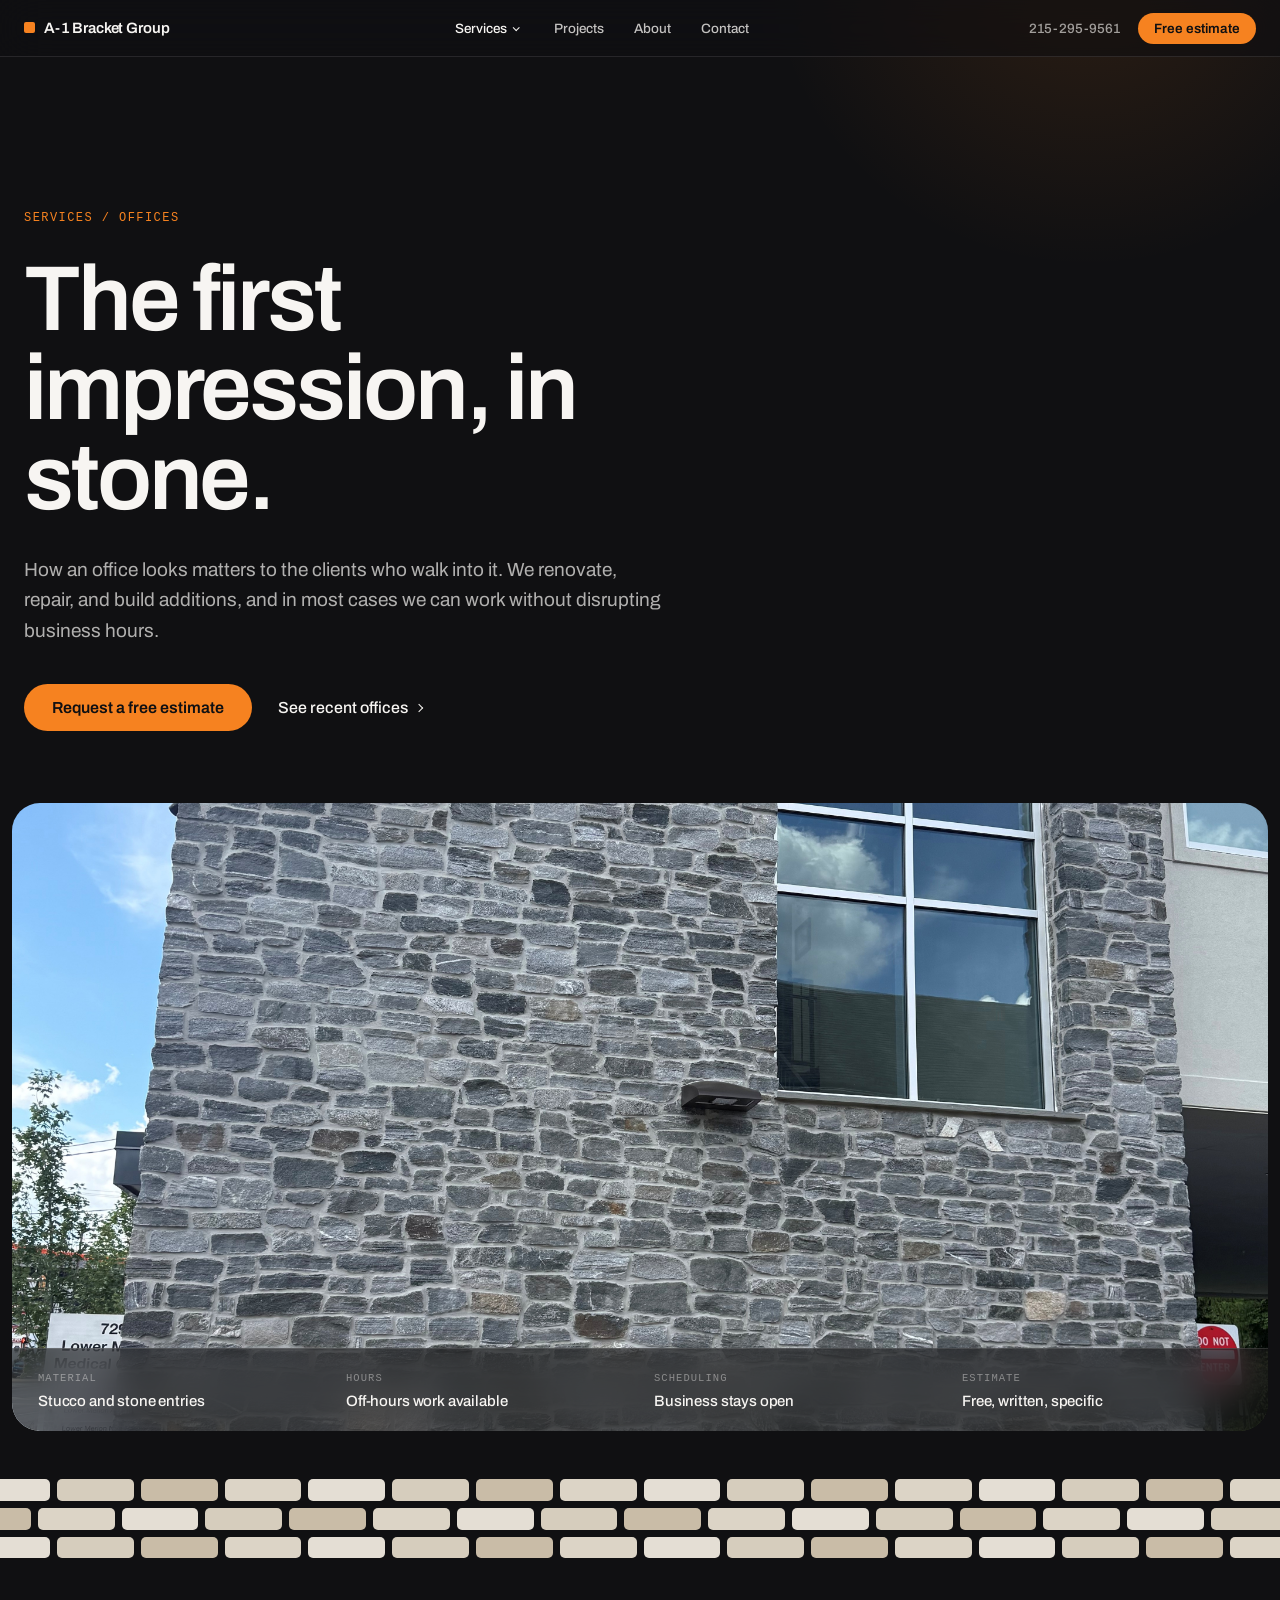
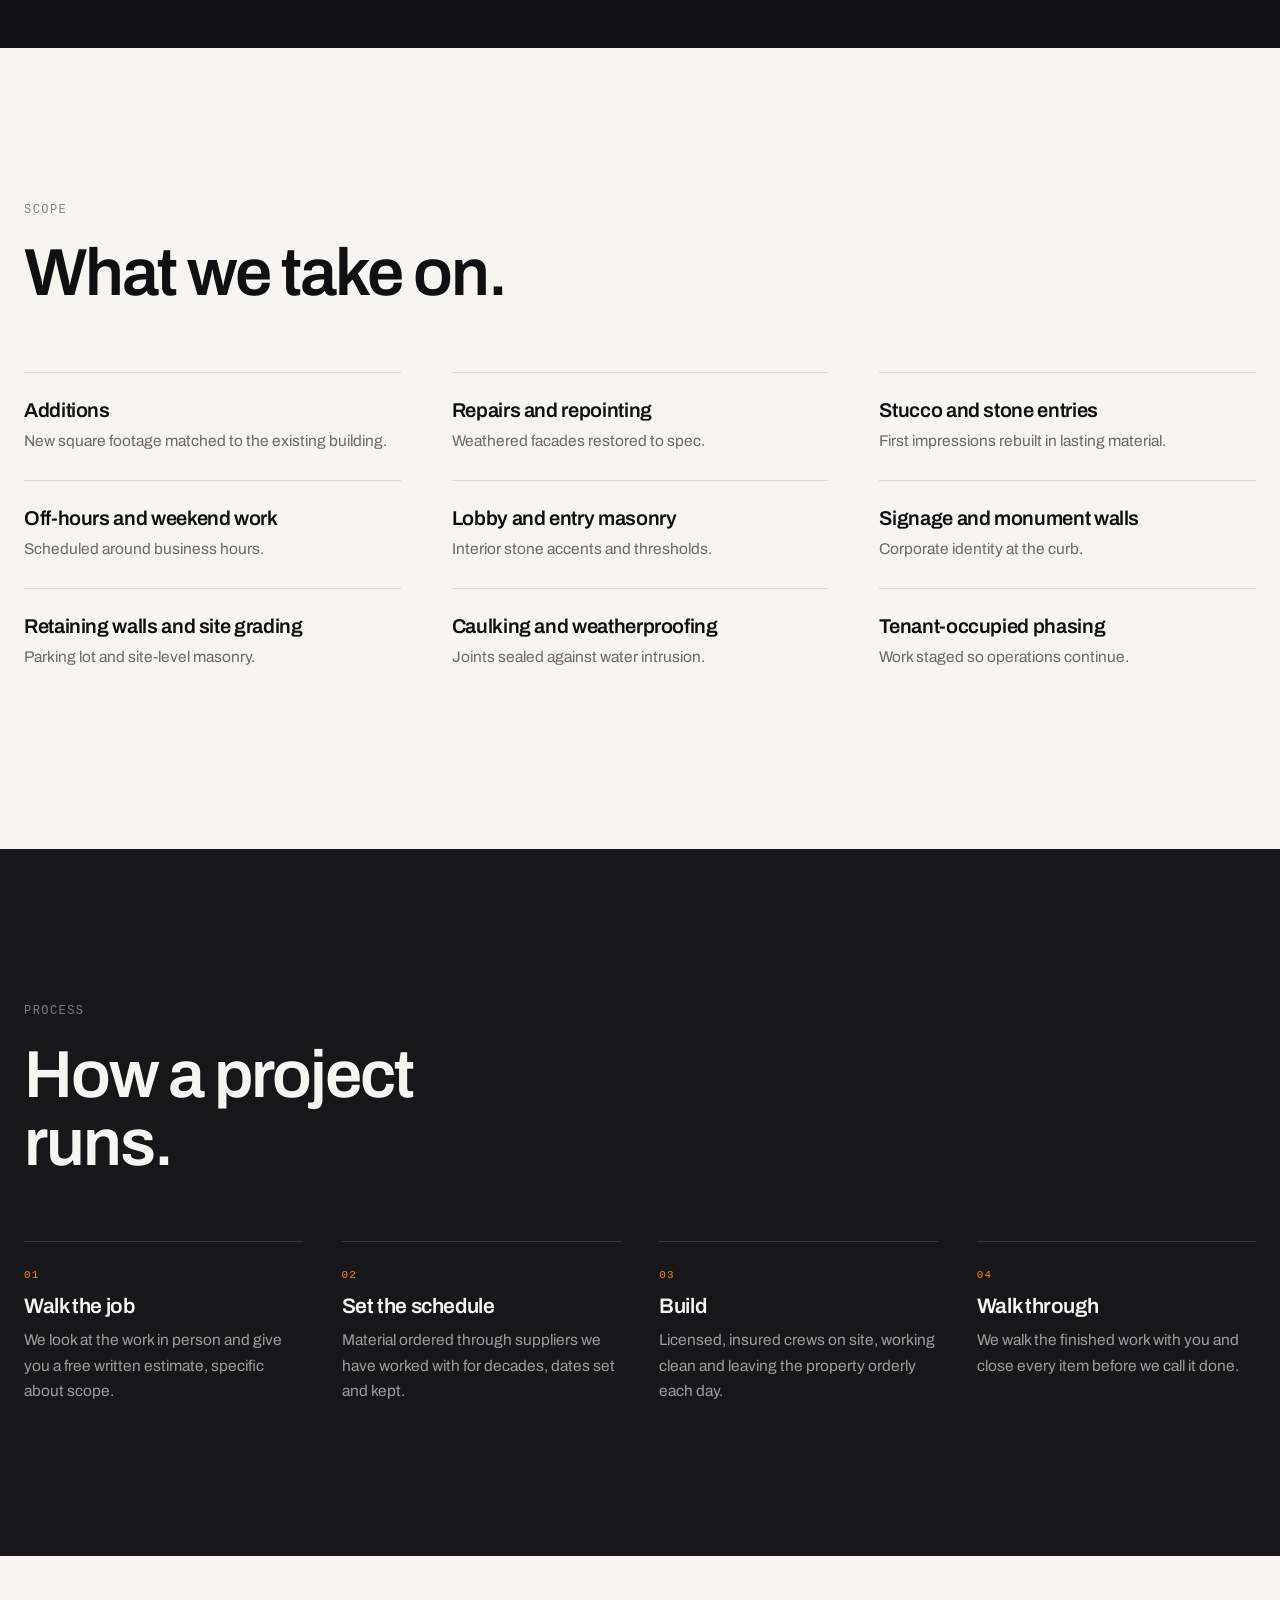
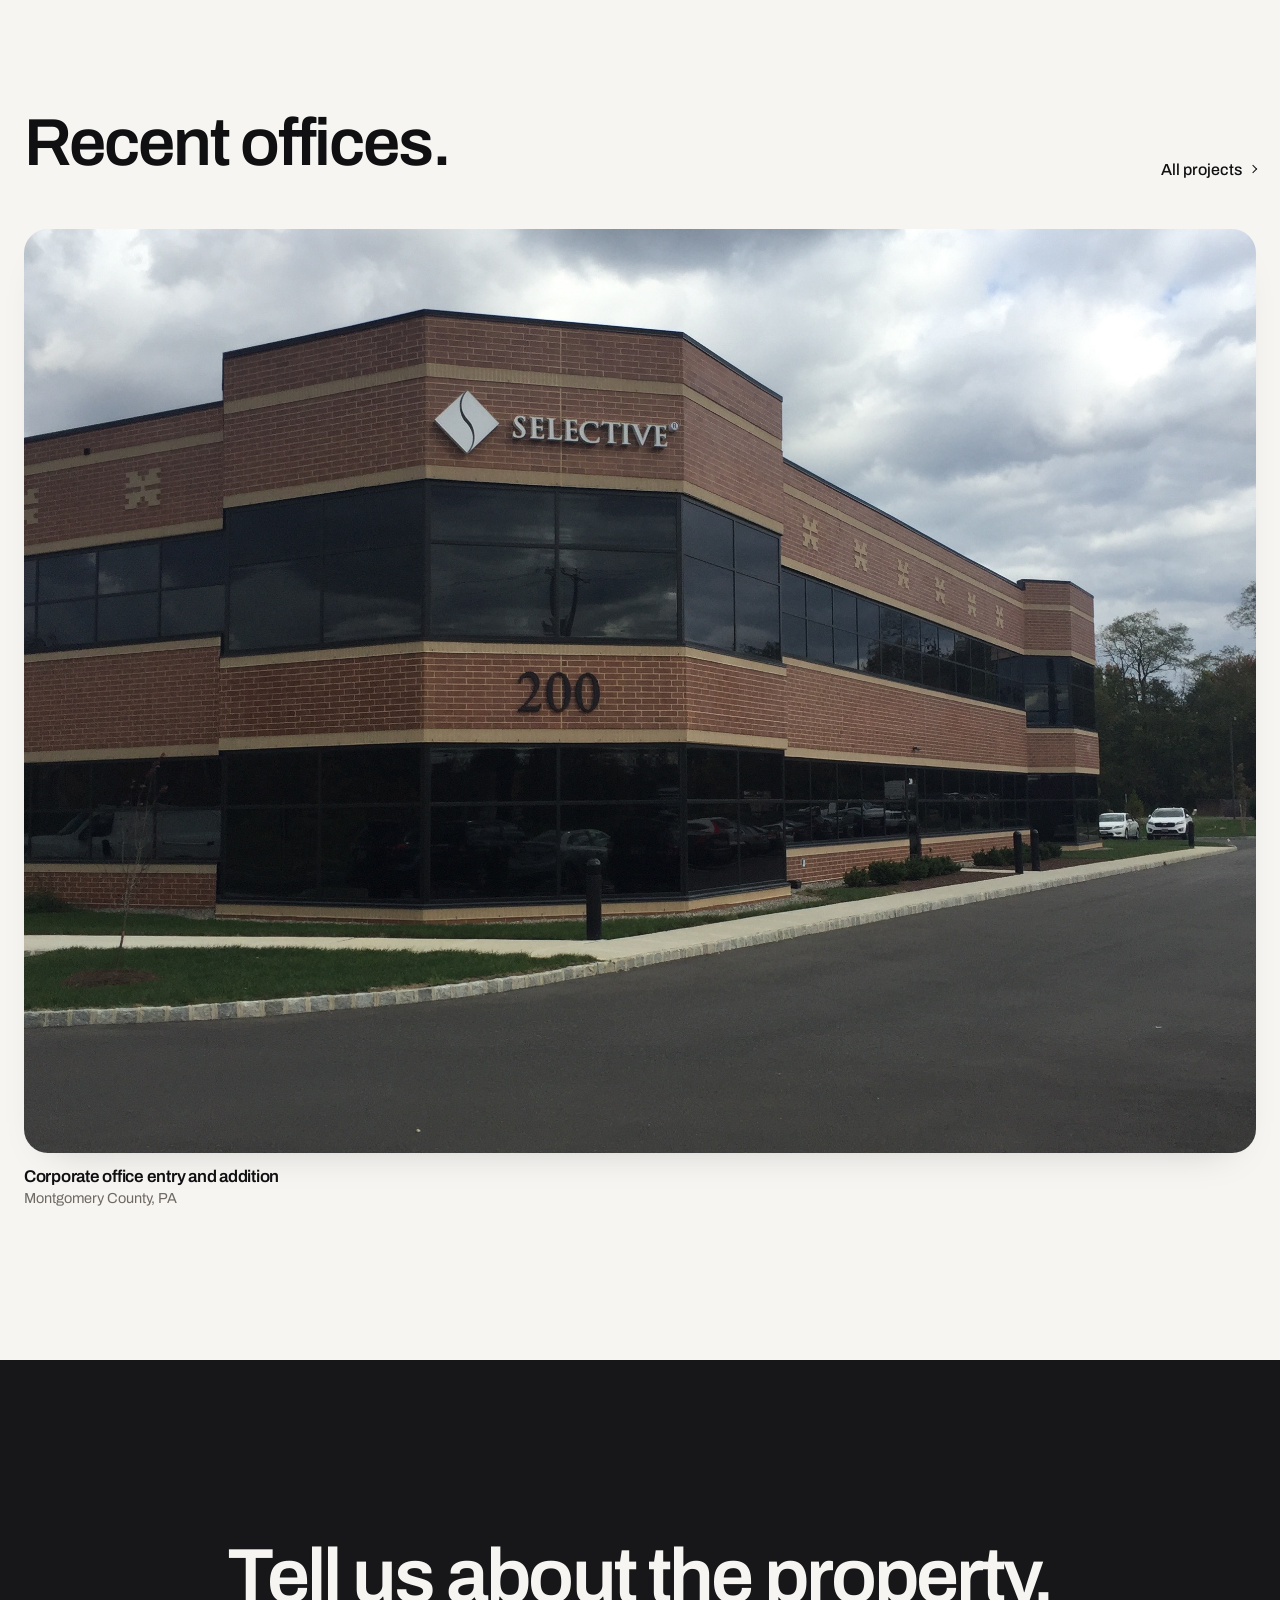
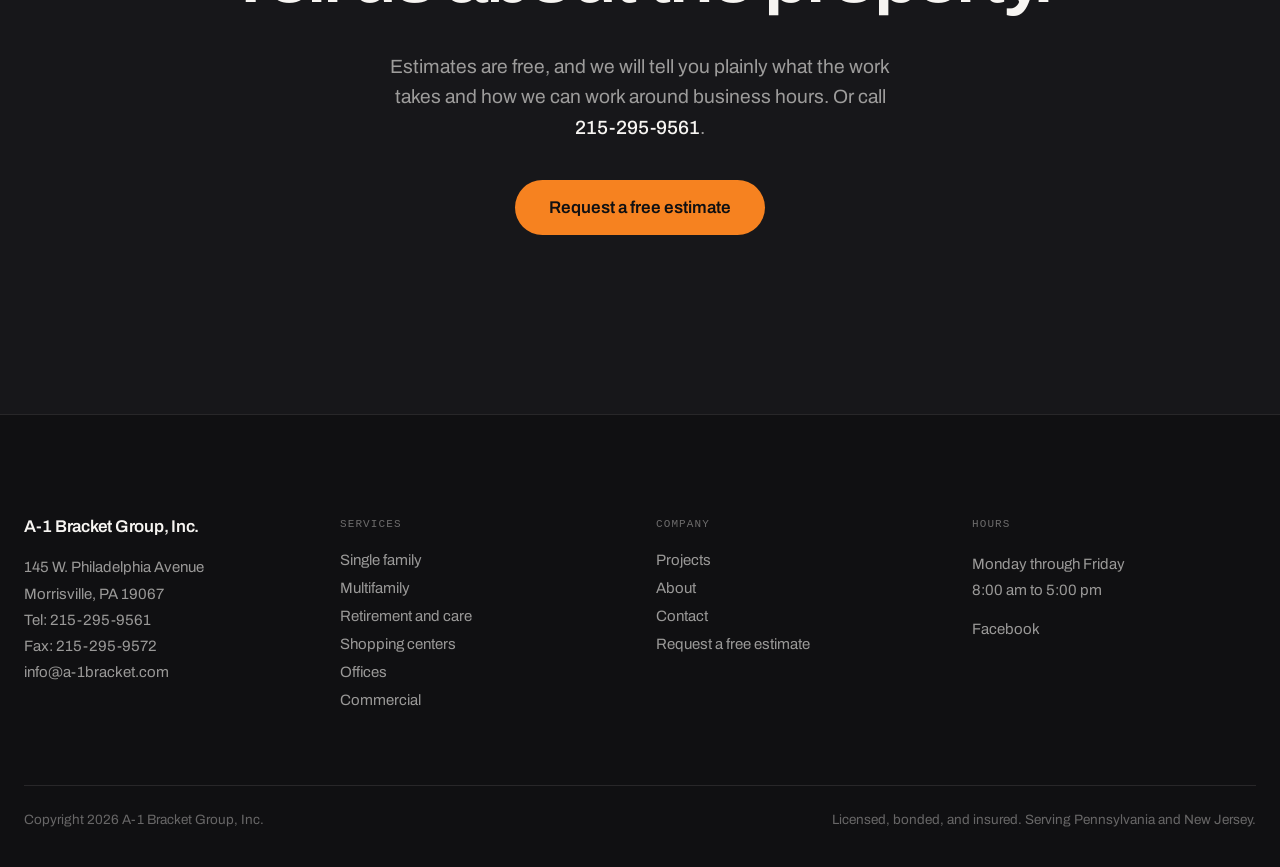
<file: pages/offices.html>
<!doctype html>
<html lang="en">
<head>
  <meta charset="UTF-8">
  <meta name="viewport" content="width=device-width, initial-scale=1.0">
  <title>Offices | A-1 Bracket Group, Inc.</title>
  <meta name="description" content="Office building masonry from A-1 Bracket Group, Inc.: additions, repairs, and stucco and stone entries completed around business hours across Pennsylvania and New Jersey. Free estimates since 1996.">
  <link rel="preconnect" href="https://fonts.googleapis.com">
  <link rel="preconnect" href="https://fonts.gstatic.com" crossorigin>
  <link rel="stylesheet" href="https://fonts.googleapis.com/css2?family=Archivo:wght@400;500;600;700&display=swap">
  <link rel="stylesheet" href="../css/style.css">
  <link rel="stylesheet" href="../css/service-detail.css">
</head>
<body>

  <header class="site-header">
    <nav class="nav" aria-label="Main">
      <a href="../index.html" class="logo">
        <span class="logo-dot"></span>
        <span class="logo-text">A-1 Bracket Group</span>
      </a>
      <div data-desk class="nav-desktop">
        <div class="nav-services">
          <button type="button" class="nav-services-btn" aria-haspopup="true" aria-expanded="false" data-services-toggle>
            Services
            <span class="arrow-down"></span>
          </button>
          <div class="services-dropdown" data-services-dropdown>
        <div class="services-dropdown-grid">
          <a href="single-family.html">Single family</a>
          <a href="multifamily.html">Multifamily</a>
          <a href="retirement.html">Retirement and care</a>
          <a href="shopping.html">Shopping centers</a>
          <a href="#top" class="is-current">Offices</a>
          <a href="commercial.html">Commercial</a>
        </div>
          </div>
        </div>
        <a href="projects.html" class="nav-link">Projects</a>
        <a href="about.html" class="nav-link">About</a>
        <a href="contact.html" class="nav-link">Contact</a>
      </div>
      <div data-desk class="nav-desktop-cta">
        <a href="tel:+12152959561" class="nav-phone">215-295-9561</a>
        <a href="contact.html#form" class="btn-pill nav-cta">Free estimate</a>
      </div>
      <button data-mob type="button" class="mobile-menu-btn" aria-label="Open menu" aria-expanded="false" data-mobile-toggle>
        <span class="mobile-menu-btn-bar"></span>
        <span class="mobile-menu-btn-bar"></span>
      </button>
    </nav>
  </header>

  <div class="mobile-menu" data-mobile-menu hidden>
    <button type="button" class="mobile-menu-close" aria-label="Close menu" data-mobile-close>&times;</button>
    <a href="services.html" class="mobile-menu-link">Services</a>
    <div class="mobile-menu-sublinks">
      <a href="single-family.html">Single family</a>
      <a href="multifamily.html">Multifamily</a>
      <a href="retirement.html">Retirement and care</a>
      <a href="shopping.html">Shopping centers</a>
      <a href="#top" class="is-current">Offices</a>
      <a href="commercial.html">Commercial</a>
    </div>
    <a href="projects.html" class="mobile-menu-link">Projects</a>
    <a href="about.html" class="mobile-menu-link">About</a>
    <a href="contact.html" class="mobile-menu-link">Contact</a>
    <div class="mobile-menu-cta">
      <a href="contact.html#form" class="btn-pill">Request a free estimate</a>
      <a href="tel:+12152959561" class="nav-phone">215-295-9561</a>
    </div>
  </div>

  <main id="top">
    <section class="service-hero" aria-labelledby="page-title">
      <div class="service-hero-glow" aria-hidden="true"></div>
      <div class="service-hero-content">
        <p class="service-hero-eyebrow">Services / Offices</p>
        <h1 id="page-title" class="service-hero-title">The first impression, in stone.</h1>
        <p class="service-hero-desc">How an office looks matters to the clients who walk into it. We renovate, repair, and build additions, and in most cases we can work without disrupting business hours.</p>
        <div class="service-hero-actions">
          <a href="contact.html#form" class="btn-pill">Request a free estimate</a>
          <a href="#work" class="link-arrow">See recent offices<span class="arrow-up-right"></span></a>
        </div>
      </div>

      <figure class="service-hero-figure">
        <div class="service-hero-image">
          <img src="../img/offices-01.jpg" alt="Office building exterior with stone masonry" loading="eager">
          <dl class="service-hero-spec">
            <div>
              <dt>Material</dt>
              <dd>Stucco and stone entries</dd>
            </div>
            <div>
              <dt>Hours</dt>
              <dd>Off-hours work available</dd>
            </div>
            <div>
              <dt>Scheduling</dt>
              <dd>Business stays open</dd>
            </div>
            <div>
              <dt>Estimate</dt>
              <dd>Free, written, specific</dd>
            </div>
          </dl>
        </div>
      </figure>
    </section>

    <div class="brick-strip" data-brick-strip aria-hidden="true"></div>

    <section class="scope-block" aria-labelledby="scope-title">
      <div class="container">
        <div class="scope-intro" data-reveal>
          <p class="eyebrow eyebrow--on-light">Scope</p>
          <h2 id="scope-title" class="section-title section-title--dark">What we take on.</h2>
        </div>
        <ul class="scope-grid">
          <li class="scope-item" data-reveal>
            <h3>Additions</h3>
            <p>New square footage matched to the existing building.</p>
          </li>
          <li class="scope-item" data-reveal>
            <h3>Repairs and repointing</h3>
            <p>Weathered facades restored to spec.</p>
          </li>
          <li class="scope-item" data-reveal>
            <h3>Stucco and stone entries</h3>
            <p>First impressions rebuilt in lasting material.</p>
          </li>
          <li class="scope-item" data-reveal>
            <h3>Off-hours and weekend work</h3>
            <p>Scheduled around business hours.</p>
          </li>
          <li class="scope-item" data-reveal>
            <h3>Lobby and entry masonry</h3>
            <p>Interior stone accents and thresholds.</p>
          </li>
          <li class="scope-item" data-reveal>
            <h3>Signage and monument walls</h3>
            <p>Corporate identity at the curb.</p>
          </li>
          <li class="scope-item" data-reveal>
            <h3>Retaining walls and site grading</h3>
            <p>Parking lot and site-level masonry.</p>
          </li>
          <li class="scope-item" data-reveal>
            <h3>Caulking and weatherproofing</h3>
            <p>Joints sealed against water intrusion.</p>
          </li>
          <li class="scope-item" data-reveal>
            <h3>Tenant-occupied phasing</h3>
            <p>Work staged so operations continue.</p>
          </li>
        </ul>
      </div>
    </section>

    <section class="process-block" aria-labelledby="process-title">
      <div class="container">
        <div class="process-intro" data-reveal>
          <p class="eyebrow eyebrow--on-dark">Process</p>
          <h2 id="process-title" class="section-title section-title--light">How a project runs.</h2>
        </div>
        <ol class="process-list">
          <li class="process-item" data-reveal>
            <span class="process-number">01</span>
            <h3>Walk the job</h3>
            <p>We look at the work in person and give you a free written estimate, specific about scope.</p>
          </li>
          <li class="process-item" data-reveal>
            <span class="process-number">02</span>
            <h3>Set the schedule</h3>
            <p>Material ordered through suppliers we have worked with for decades, dates set and kept.</p>
          </li>
          <li class="process-item" data-reveal>
            <span class="process-number">03</span>
            <h3>Build</h3>
            <p>Licensed, insured crews on site, working clean and leaving the property orderly each day.</p>
          </li>
          <li class="process-item" data-reveal>
            <span class="process-number">04</span>
            <h3>Walk through</h3>
            <p>We walk the finished work with you and close every item before we call it done.</p>
          </li>
        </ol>
      </div>
    </section>

    <section id="work" class="work-block" aria-labelledby="work-title">
      <div class="container">
        <div class="work-header" data-reveal>
          <h2 id="work-title" class="section-title section-title--dark">Recent offices.</h2>
          <a href="projects.html" class="link-arrow">All projects<span class="arrow-up-right"></span></a>
        </div>
        <ul class="work-grid">
          <li class="work-item" data-reveal>
            <div class="work-media">
              <img src="../img/offices-02.jpg" alt="Corporate office building with brick and cultured stone" loading="lazy">
            </div>
            <p class="work-title">Corporate office entry and addition</p>
            <p class="work-loc">Montgomery County, PA</p>
          </li>
        </ul>
      </div>
    </section>

    <section id="estimate" class="estimate-section" aria-labelledby="estimate-title">
      <div class="container estimate-inner" data-reveal>
        <h2 id="estimate-title" class="estimate-title">Tell us about the property.</h2>
        <p class="estimate-subtitle">Estimates are free, and we will tell you plainly what the work takes and how we can work around business hours. Or call <a href="tel:+12152959561">215-295-9561</a>.</p>
        <a href="contact.html#form" class="btn-pill">Request a free estimate</a>
      </div>
    </section>
  </main>

  <footer id="contact" class="site-footer">
    <div class="container">
      <div class="footer-grid">
        <div>
          <p class="footer-brand-name">A-1 Bracket Group, Inc.</p>
          <address class="footer-address">
            145 W. Philadelphia Avenue<br>
            Morrisville, PA 19067<br>
            Tel: <a href="tel:+12152959561">215-295-9561</a><br>
            Fax: 215-295-9572<br>
            <a href="mailto:info@a-1bracket.com">info@a-1bracket.com</a>
          </address>
        </div>
        <div>
          <p class="footer-col-title">Services</p>
          <ul class="footer-links">
            <li><a href="single-family.html">Single family</a></li>
            <li><a href="multifamily.html">Multifamily</a></li>
            <li><a href="retirement.html">Retirement and care</a></li>
            <li><a href="shopping.html">Shopping centers</a></li>
            <li><a href="#top">Offices</a></li>
            <li><a href="commercial.html">Commercial</a></li>
          </ul>
        </div>
        <div>
          <p class="footer-col-title">Company</p>
          <ul class="footer-links">
            <li><a href="projects.html">Projects</a></li>
            <li><a href="about.html">About</a></li>
            <li><a href="contact.html">Contact</a></li>
            <li><a href="contact.html#form">Request a free estimate</a></li>
          </ul>
        </div>
        <div>
          <p class="footer-col-title">Hours</p>
          <p class="footer-hours">Monday through Friday<br>8:00 am to 5:00 pm</p>
          <a href="http://www.facebook.com/A1BracketGroupInc/" class="footer-social">Facebook</a>
        </div>
      </div>
      <div class="footer-bottom">
        <p>Copyright 2026 A-1 Bracket Group, Inc.</p>
        <p>Licensed, bonded, and insured. Serving Pennsylvania and New Jersey.</p>
      </div>
    </div>
  </footer>

  <script src="../js/main.js"></script>
</body>
</html>
</file>
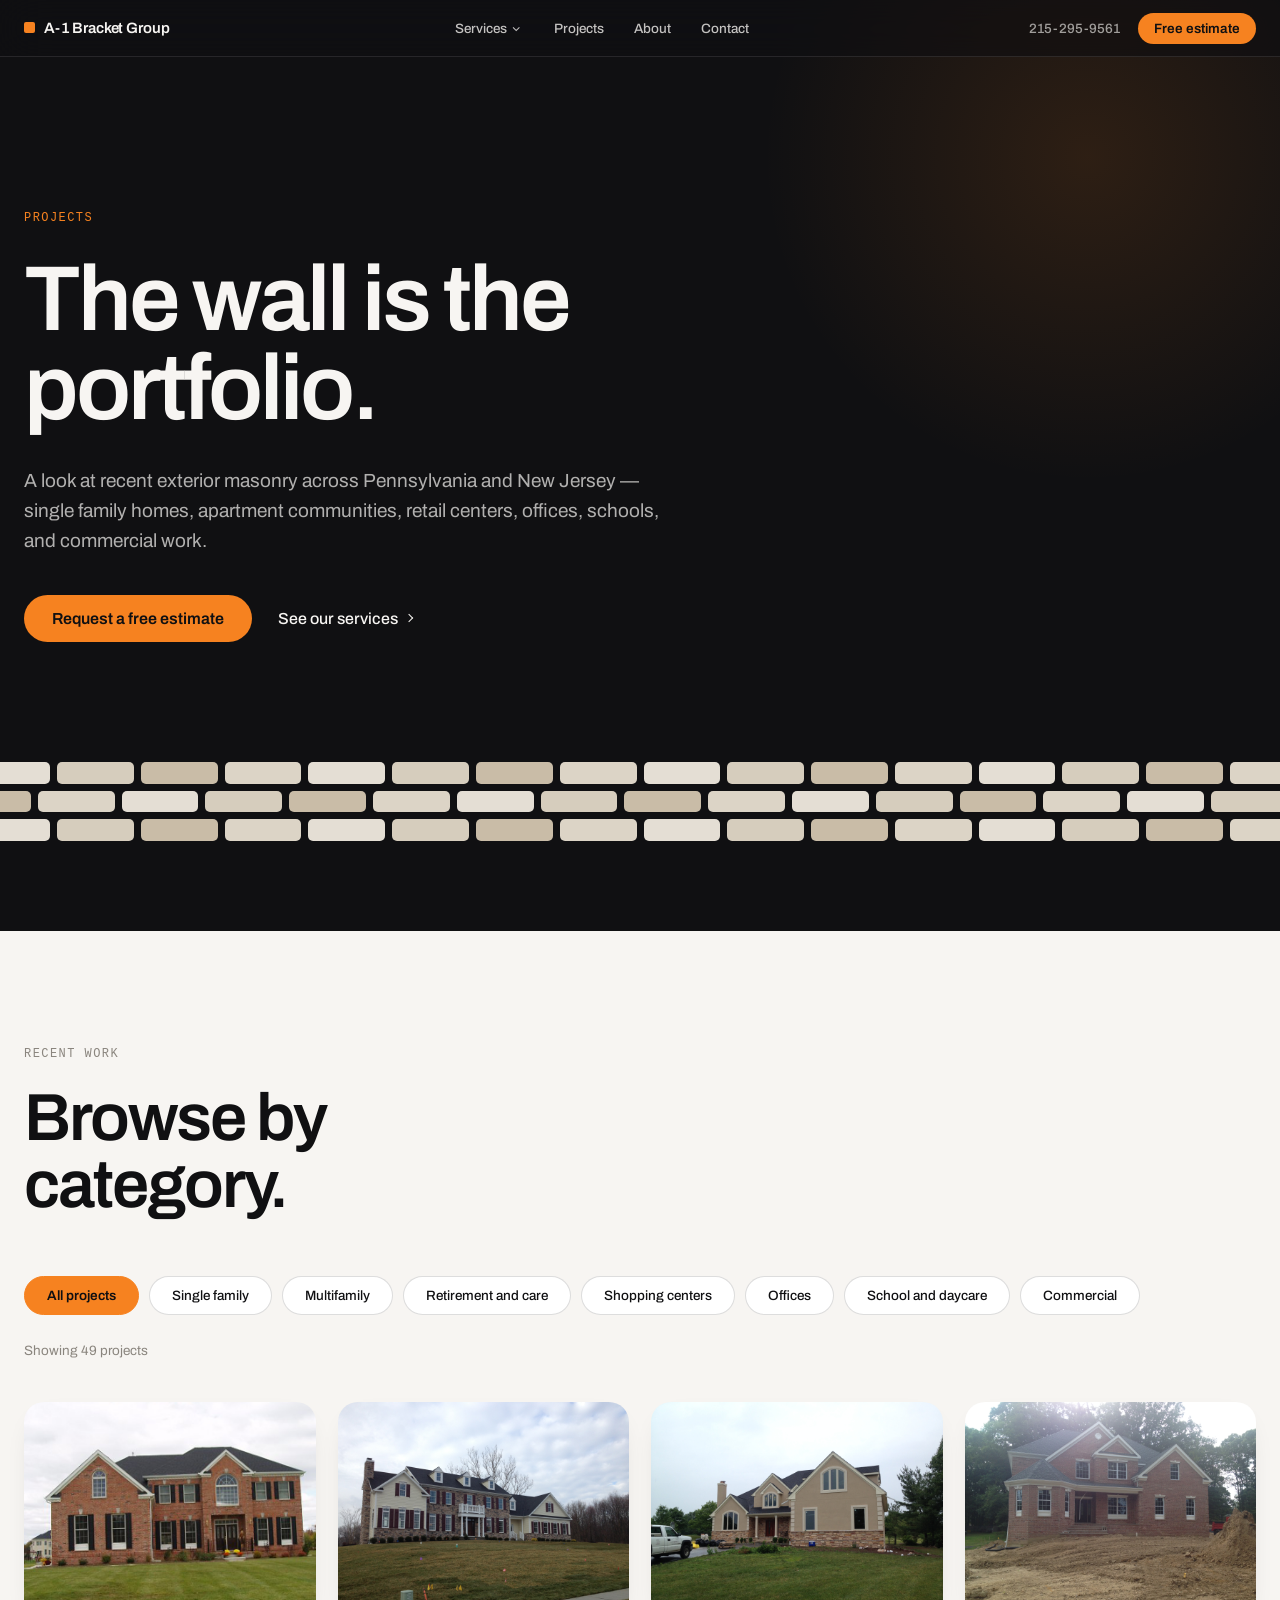
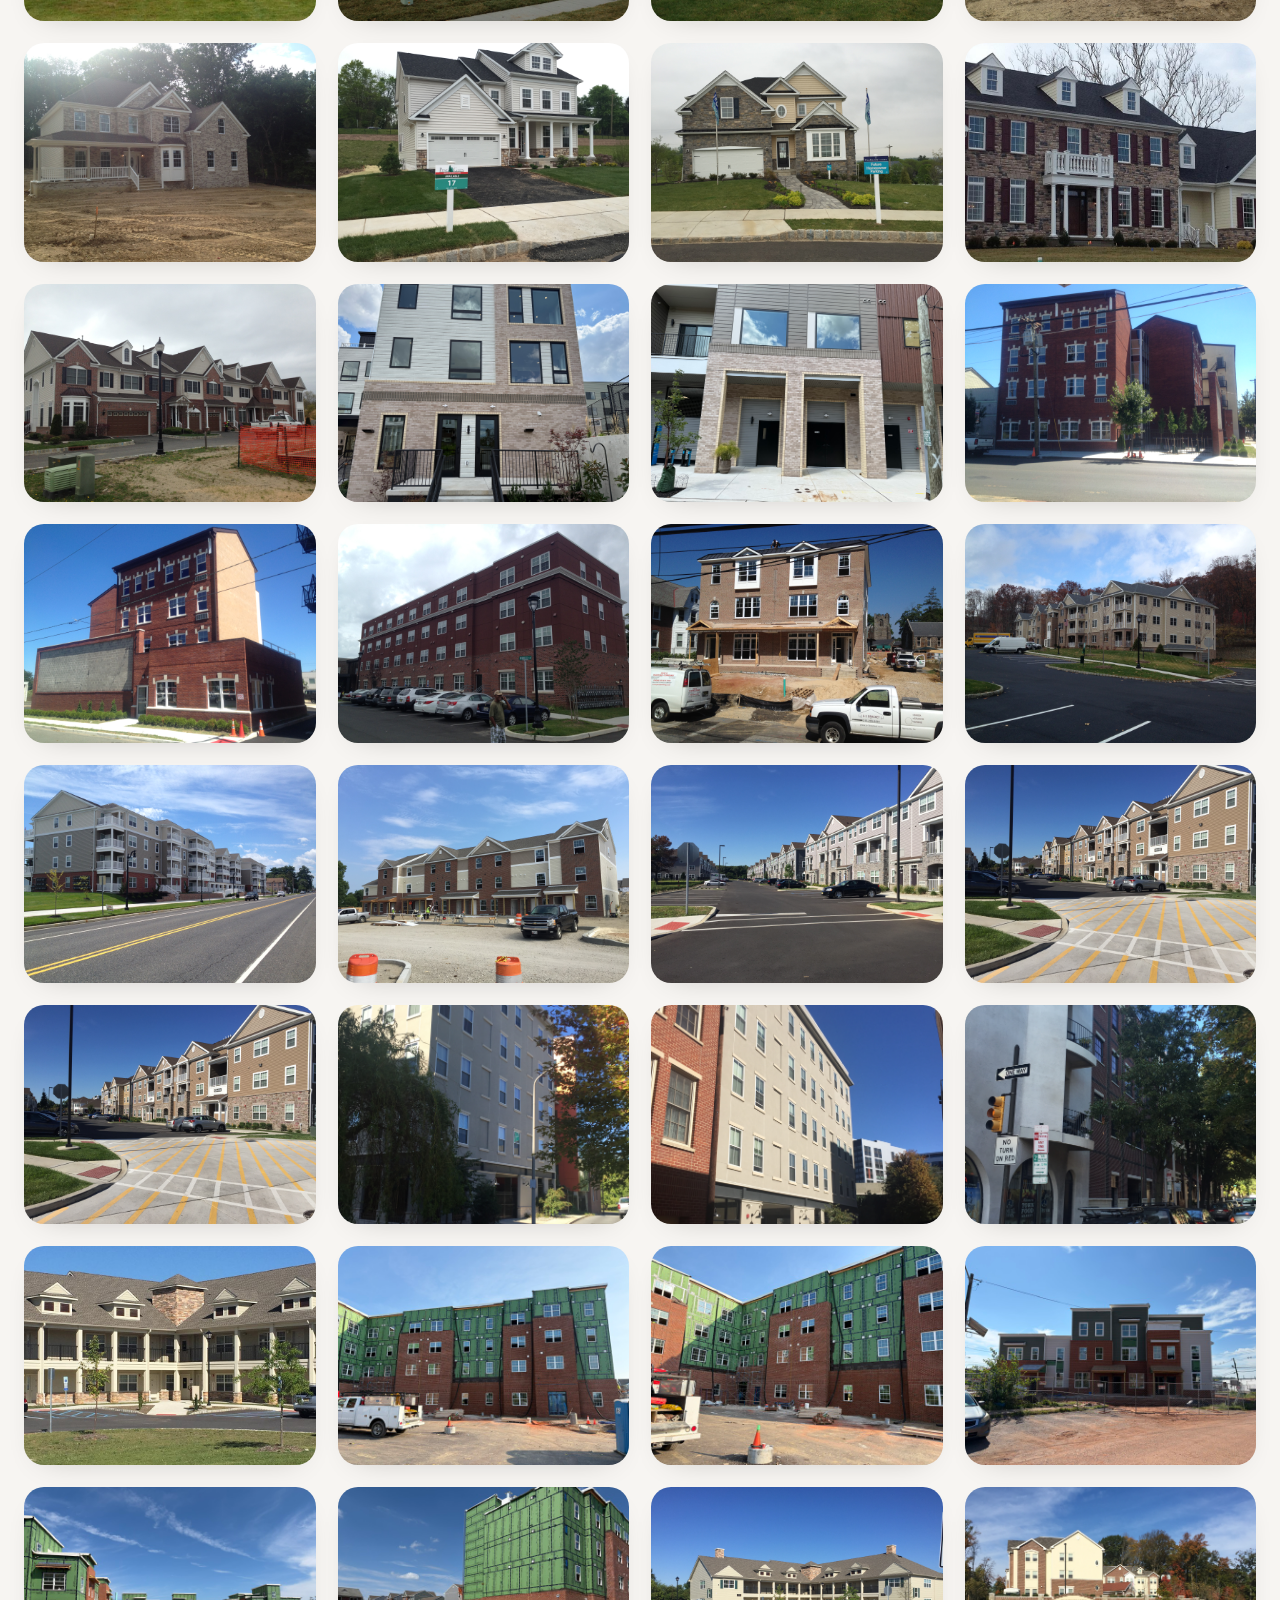
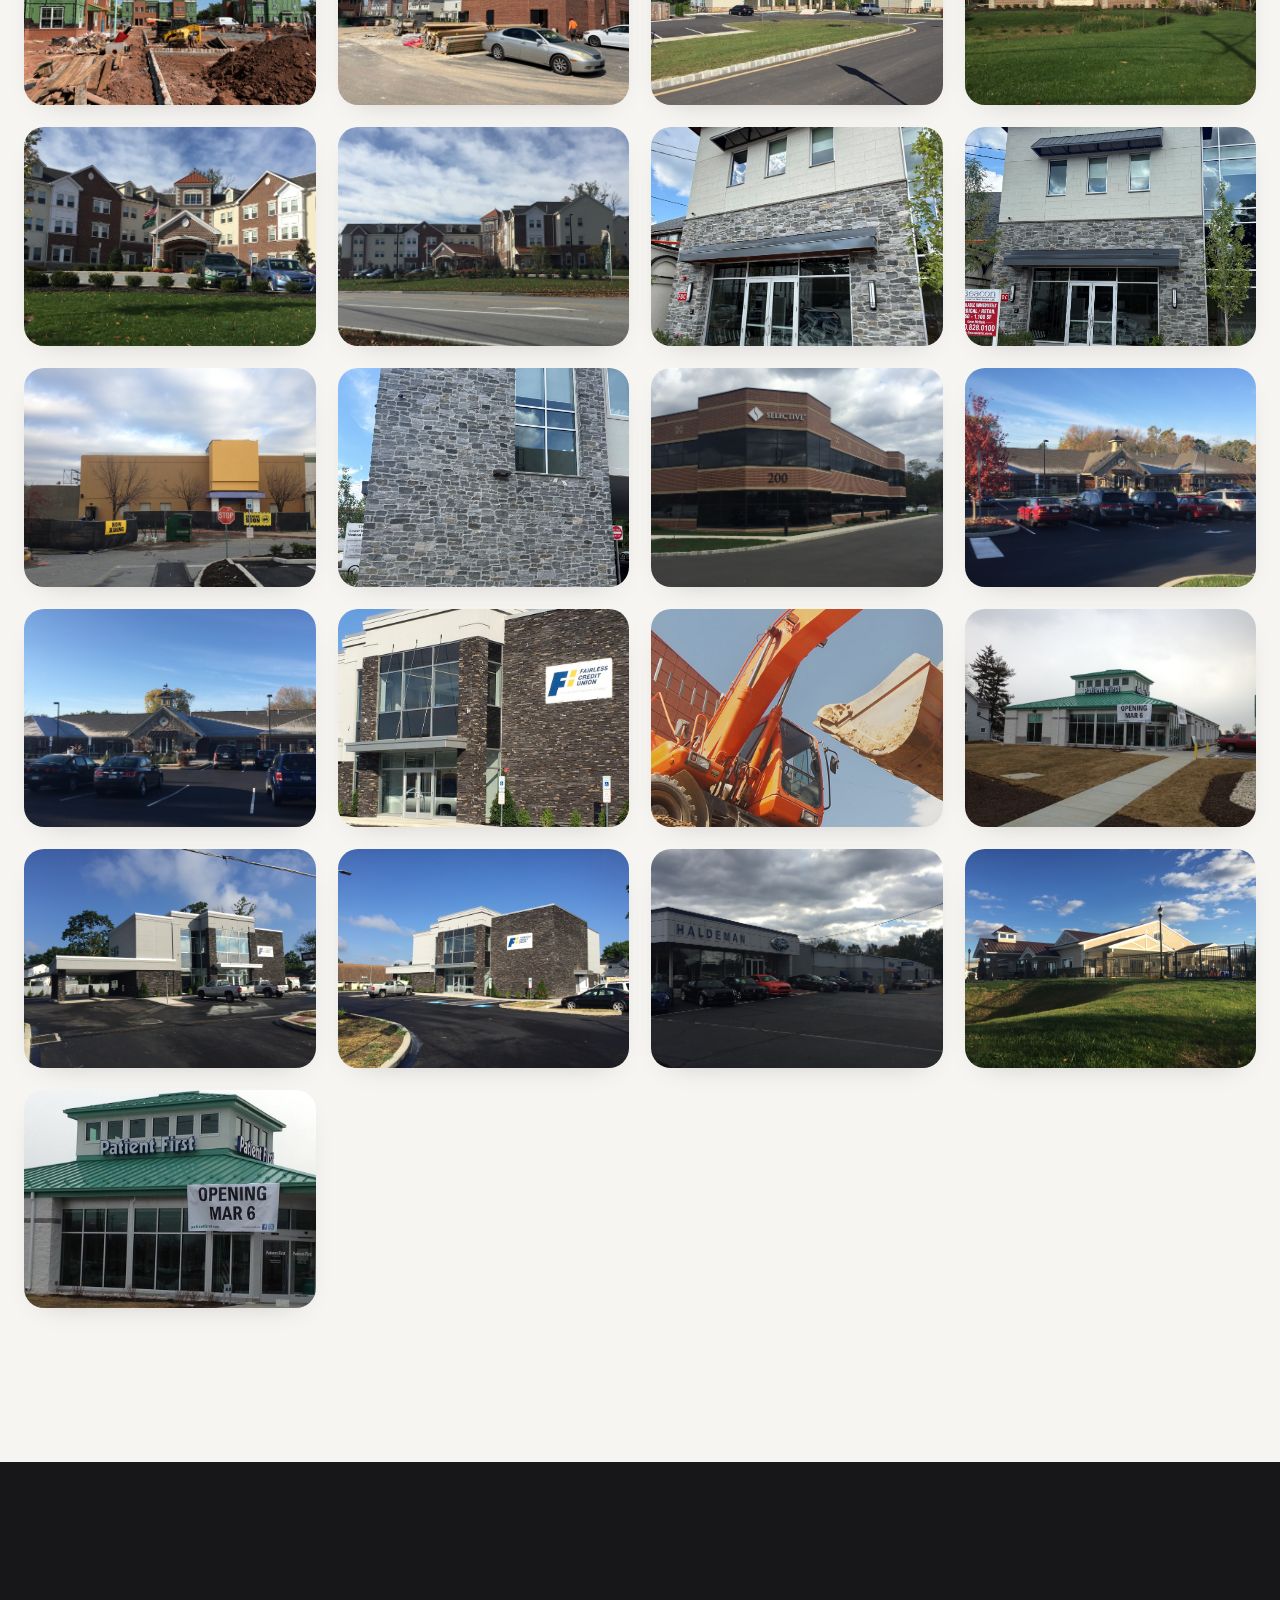
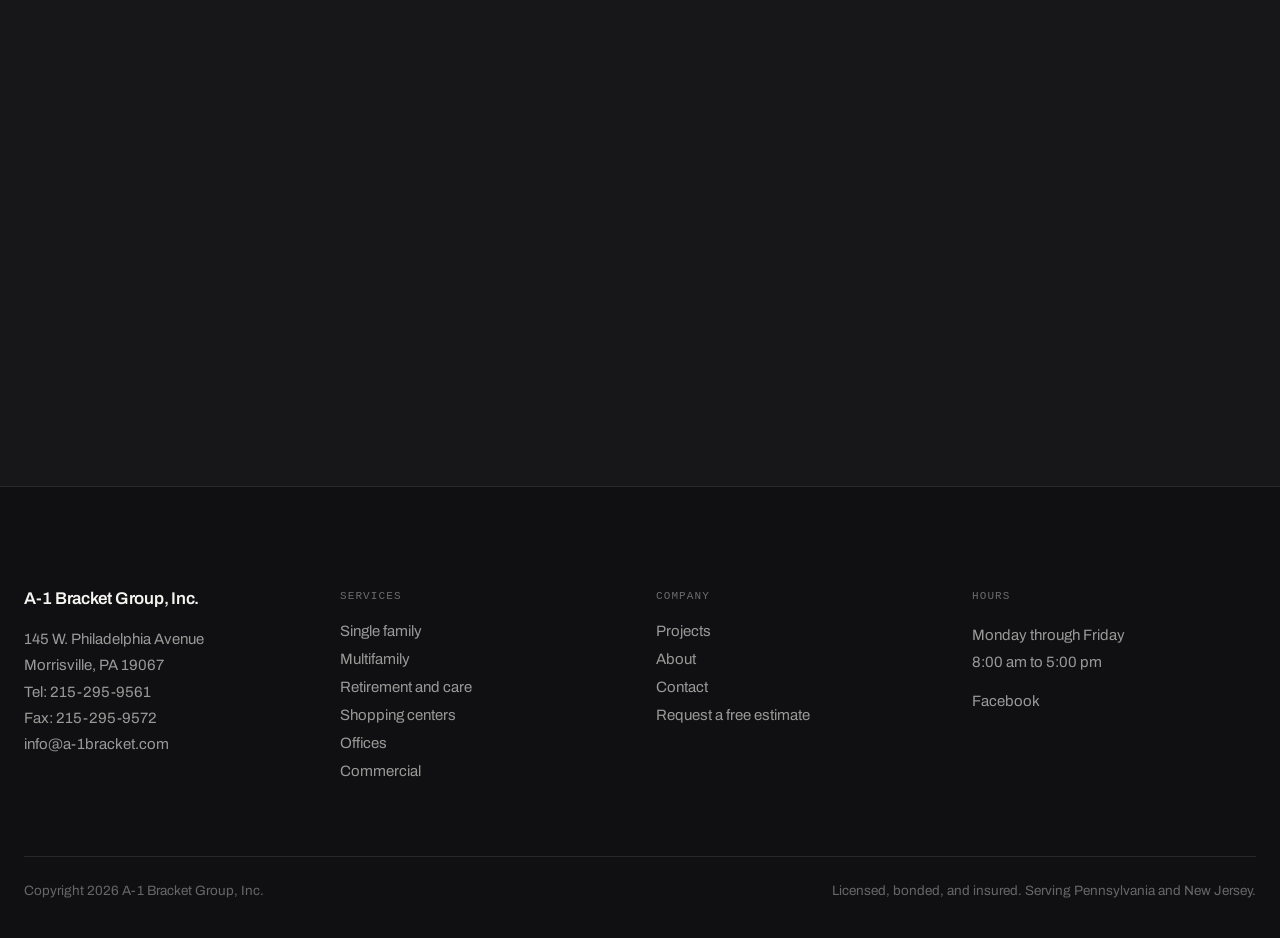
<file: pages/projects.html>
<!doctype html>
<html lang="en">
<head>
  <meta charset="UTF-8">
  <meta name="viewport" content="width=device-width, initial-scale=1.0">
  <title>Projects | A-1 Bracket Group, Inc.</title>
  <meta name="description" content="Recent masonry projects from A-1 Bracket Group, Inc.: single family homes, multifamily communities, retirement facilities, shopping centers, offices, and commercial work across Pennsylvania and New Jersey.">
  <link rel="preconnect" href="https://fonts.googleapis.com">
  <link rel="preconnect" href="https://fonts.gstatic.com" crossorigin>
  <link rel="stylesheet" href="https://fonts.googleapis.com/css2?family=Archivo:wght@400;500;600;700&display=swap">
  <link rel="stylesheet" href="../css/style.css">
  <link rel="stylesheet" href="../css/service-detail.css">
  <link rel="stylesheet" href="../css/projects.css">
</head>
<body>

  <header class="site-header">
    <nav class="nav" aria-label="Main">
      <a href="../index.html" class="logo">
        <span class="logo-dot"></span>
        <span class="logo-text">A-1 Bracket Group</span>
      </a>
      <div data-desk class="nav-desktop">
        <div class="nav-services">
          <button type="button" class="nav-services-btn is-muted" aria-haspopup="true" aria-expanded="false" data-services-toggle>
            Services
            <span class="arrow-down"></span>
          </button>
          <div class="services-dropdown" data-services-dropdown>
        <div class="services-dropdown-grid">
          <a href="single-family.html">Single family</a>
          <a href="multifamily.html">Multifamily</a>
          <a href="retirement.html">Retirement and care</a>
          <a href="shopping.html">Shopping centers</a>
          <a href="offices.html">Offices</a>
          <a href="commercial.html">Commercial</a>
        </div>
          </div>
        </div>
        <a href="#top" class="nav-link">Projects</a>
        <a href="about.html" class="nav-link">About</a>
        <a href="contact.html" class="nav-link">Contact</a>
      </div>
      <div data-desk class="nav-desktop-cta">
        <a href="tel:+12152959561" class="nav-phone">215-295-9561</a>
        <a href="contact.html#form" class="btn-pill nav-cta">Free estimate</a>
      </div>
      <button data-mob type="button" class="mobile-menu-btn" aria-label="Open menu" aria-expanded="false" data-mobile-toggle>
        <span class="mobile-menu-btn-bar"></span>
        <span class="mobile-menu-btn-bar"></span>
      </button>
    </nav>
  </header>

  <div class="mobile-menu" data-mobile-menu hidden>
    <button type="button" class="mobile-menu-close" aria-label="Close menu" data-mobile-close>&times;</button>
    <a href="services.html" class="mobile-menu-link">Services</a>
    <div class="mobile-menu-sublinks">
      <a href="single-family.html">Single family</a>
      <a href="multifamily.html">Multifamily</a>
      <a href="retirement.html">Retirement and care</a>
      <a href="shopping.html">Shopping centers</a>
      <a href="offices.html">Offices</a>
      <a href="commercial.html">Commercial</a>
    </div>
    <a href="#top" class="mobile-menu-link">Projects</a>
    <a href="about.html" class="mobile-menu-link">About</a>
    <a href="contact.html" class="mobile-menu-link">Contact</a>
    <div class="mobile-menu-cta">
      <a href="contact.html#form" class="btn-pill">Request a free estimate</a>
      <a href="tel:+12152959561" class="nav-phone">215-295-9561</a>
    </div>
  </div>

  <main id="top">
    <section class="service-hero" aria-labelledby="page-title">
      <div class="service-hero-glow" aria-hidden="true"></div>
      <div class="service-hero-content">
        <p class="service-hero-eyebrow">Projects</p>
        <h1 id="page-title" class="service-hero-title">The wall is the portfolio.</h1>
        <p class="service-hero-desc">A look at recent exterior masonry across Pennsylvania and New Jersey — single family homes, apartment communities, retail centers, offices, schools, and commercial work.</p>
        <div class="service-hero-actions">
          <a href="contact.html#form" class="btn-pill">Request a free estimate</a>
          <a href="services.html" class="link-arrow">See our services<span class="arrow-up-right"></span></a>
        </div>
      </div>
    </section>

    <div class="brick-strip" data-brick-strip aria-hidden="true"></div>

    <section class="projects-block" aria-labelledby="projects-title">
      <div class="container">
        <div class="projects-intro" data-reveal>
          <p class="eyebrow eyebrow--on-light">Recent work</p>
          <h2 id="projects-title" class="section-title section-title--dark">Browse by category.</h2>
        </div>

        <div class="filter-bar" role="group" aria-label="Filter projects by category">
          <button type="button" class="filter-btn is-active" data-filter="all" aria-pressed="true">All projects</button>
          <button type="button" class="filter-btn" data-filter="single-family" aria-pressed="false">Single family</button>
          <button type="button" class="filter-btn" data-filter="multifamily" aria-pressed="false">Multifamily</button>
          <button type="button" class="filter-btn" data-filter="retirement" aria-pressed="false">Retirement and care</button>
          <button type="button" class="filter-btn" data-filter="shopping" aria-pressed="false">Shopping centers</button>
          <button type="button" class="filter-btn" data-filter="offices" aria-pressed="false">Offices</button>
          <button type="button" class="filter-btn" data-filter="school-daycare" aria-pressed="false">School and daycare</button>
          <button type="button" class="filter-btn" data-filter="commercial" aria-pressed="false">Commercial</button>
        </div>

        <p class="filter-count" data-filter-count aria-live="polite"></p>

        <ul class="project-gallery">
          <li class="project-tile" data-category="single-family"><div class="project-tile-media"><img src="../img/single-family-01.png" alt="Single family home masonry project" loading="lazy"><span class="project-tile-tag">Single family</span></div></li>
          <li class="project-tile" data-category="single-family"><div class="project-tile-media"><img src="../img/single-family-02.jpg" alt="Single family home masonry project" loading="lazy"><span class="project-tile-tag">Single family</span></div></li>
          <li class="project-tile" data-category="single-family"><div class="project-tile-media"><img src="../img/single-family-03.jpg" alt="Single family home masonry project" loading="lazy"><span class="project-tile-tag">Single family</span></div></li>
          <li class="project-tile" data-category="single-family"><div class="project-tile-media"><img src="../img/single-family-04.jpg" alt="Single family home masonry project" loading="lazy"><span class="project-tile-tag">Single family</span></div></li>
          <li class="project-tile" data-category="single-family"><div class="project-tile-media"><img src="../img/single-family-05.jpg" alt="Single family home masonry project" loading="lazy"><span class="project-tile-tag">Single family</span></div></li>
          <li class="project-tile" data-category="single-family"><div class="project-tile-media"><img src="../img/single-family-06.jpg" alt="Single family home masonry project" loading="lazy"><span class="project-tile-tag">Single family</span></div></li>
          <li class="project-tile" data-category="single-family"><div class="project-tile-media"><img src="../img/single-family-07.jpg" alt="Single family home masonry project" loading="lazy"><span class="project-tile-tag">Single family</span></div></li>
          <li class="project-tile" data-category="single-family"><div class="project-tile-media"><img src="../img/single-family-08.jpg" alt="Single family home masonry project" loading="lazy"><span class="project-tile-tag">Single family</span></div></li>

          <li class="project-tile" data-category="multifamily"><div class="project-tile-media"><img src="../img/multifamily-01.jpg" alt="Multifamily building masonry project" loading="lazy"><span class="project-tile-tag">Multifamily</span></div></li>
          <li class="project-tile" data-category="multifamily"><div class="project-tile-media"><img src="../img/multifamily-02.jpeg" alt="Multifamily building masonry project" loading="lazy"><span class="project-tile-tag">Multifamily</span></div></li>
          <li class="project-tile" data-category="multifamily"><div class="project-tile-media"><img src="../img/multifamily-03.jpeg" alt="Multifamily building masonry project" loading="lazy"><span class="project-tile-tag">Multifamily</span></div></li>
          <li class="project-tile" data-category="multifamily"><div class="project-tile-media"><img src="../img/multifamily-04.jpg" alt="Multifamily building masonry project" loading="lazy"><span class="project-tile-tag">Multifamily</span></div></li>
          <li class="project-tile" data-category="multifamily"><div class="project-tile-media"><img src="../img/multifamily-05.jpg" alt="Multifamily building masonry project" loading="lazy"><span class="project-tile-tag">Multifamily</span></div></li>
          <li class="project-tile" data-category="multifamily"><div class="project-tile-media"><img src="../img/multifamily-06.jpg" alt="Multifamily building masonry project" loading="lazy"><span class="project-tile-tag">Multifamily</span></div></li>
          <li class="project-tile" data-category="multifamily"><div class="project-tile-media"><img src="../img/multifamily-07.jpg" alt="Multifamily building masonry project" loading="lazy"><span class="project-tile-tag">Multifamily</span></div></li>
          <li class="project-tile" data-category="multifamily"><div class="project-tile-media"><img src="../img/multifamily-08.jpg" alt="Multifamily building masonry project" loading="lazy"><span class="project-tile-tag">Multifamily</span></div></li>
          <li class="project-tile" data-category="multifamily"><div class="project-tile-media"><img src="../img/multifamily-09.jpg" alt="Multifamily building masonry project" loading="lazy"><span class="project-tile-tag">Multifamily</span></div></li>
          <li class="project-tile" data-category="multifamily"><div class="project-tile-media"><img src="../img/multifamily-10.jpg" alt="Multifamily building masonry project" loading="lazy"><span class="project-tile-tag">Multifamily</span></div></li>
          <li class="project-tile" data-category="multifamily"><div class="project-tile-media"><img src="../img/multifamily-11.jpg" alt="Multifamily building masonry project" loading="lazy"><span class="project-tile-tag">Multifamily</span></div></li>
          <li class="project-tile" data-category="multifamily"><div class="project-tile-media"><img src="../img/multifamily-12.jpg" alt="Multifamily building masonry project" loading="lazy"><span class="project-tile-tag">Multifamily</span></div></li>
          <li class="project-tile" data-category="multifamily"><div class="project-tile-media"><img src="../img/multifamily-13.jpg" alt="Multifamily building masonry project" loading="lazy"><span class="project-tile-tag">Multifamily</span></div></li>
          <li class="project-tile" data-category="multifamily"><div class="project-tile-media"><img src="../img/multifamily-14.jpg" alt="Multifamily building masonry project" loading="lazy"><span class="project-tile-tag">Multifamily</span></div></li>
          <li class="project-tile" data-category="multifamily"><div class="project-tile-media"><img src="../img/multifamily-15.jpg" alt="Multifamily building masonry project" loading="lazy"><span class="project-tile-tag">Multifamily</span></div></li>
          <li class="project-tile" data-category="multifamily"><div class="project-tile-media"><img src="../img/multifamily-16.jpg" alt="Multifamily building masonry project" loading="lazy"><span class="project-tile-tag">Multifamily</span></div></li>
          <li class="project-tile" data-category="multifamily"><div class="project-tile-media"><img src="../img/multifamily-17.jpg" alt="Multifamily building masonry project" loading="lazy"><span class="project-tile-tag">Multifamily</span></div></li>
          <li class="project-tile" data-category="multifamily"><div class="project-tile-media"><img src="../img/multifamily-18.jpg" alt="Multifamily building masonry project" loading="lazy"><span class="project-tile-tag">Multifamily</span></div></li>
          <li class="project-tile" data-category="multifamily"><div class="project-tile-media"><img src="../img/multifamily-19.jpg" alt="Multifamily building masonry project" loading="lazy"><span class="project-tile-tag">Multifamily</span></div></li>
          <li class="project-tile" data-category="multifamily"><div class="project-tile-media"><img src="../img/multifamily-20.jpg" alt="Multifamily building masonry project" loading="lazy"><span class="project-tile-tag">Multifamily</span></div></li>
          <li class="project-tile" data-category="multifamily"><div class="project-tile-media"><img src="../img/multifamily-21.jpg" alt="Multifamily building masonry project" loading="lazy"><span class="project-tile-tag">Multifamily</span></div></li>
          <li class="project-tile" data-category="multifamily"><div class="project-tile-media"><img src="../img/multifamily-22.jpg" alt="Multifamily building masonry project" loading="lazy"><span class="project-tile-tag">Multifamily</span></div></li>

          <li class="project-tile" data-category="retirement"><div class="project-tile-media"><img src="../img/retirement-01.jpg" alt="Retirement and care facility masonry project" loading="lazy"><span class="project-tile-tag">Retirement and care</span></div></li>
          <li class="project-tile" data-category="retirement"><div class="project-tile-media"><img src="../img/retirement-02.jpg" alt="Retirement and care facility masonry project" loading="lazy"><span class="project-tile-tag">Retirement and care</span></div></li>
          <li class="project-tile" data-category="retirement"><div class="project-tile-media"><img src="../img/retirement-03.jpg" alt="Retirement and care facility masonry project" loading="lazy"><span class="project-tile-tag">Retirement and care</span></div></li>
          <li class="project-tile" data-category="retirement"><div class="project-tile-media"><img src="../img/retirement-04.jpg" alt="Retirement and care facility masonry project" loading="lazy"><span class="project-tile-tag">Retirement and care</span></div></li>

          <li class="project-tile" data-category="shopping"><div class="project-tile-media"><img src="../img/shopping-01.jpg" alt="Shopping center masonry project" loading="lazy"><span class="project-tile-tag">Shopping centers</span></div></li>
          <li class="project-tile" data-category="shopping"><div class="project-tile-media"><img src="../img/shopping-02.jpg" alt="Shopping center masonry project" loading="lazy"><span class="project-tile-tag">Shopping centers</span></div></li>
          <li class="project-tile" data-category="shopping"><div class="project-tile-media"><img src="../img/shopping-03.jpg" alt="Shopping center masonry project" loading="lazy"><span class="project-tile-tag">Shopping centers</span></div></li>

          <li class="project-tile" data-category="offices"><div class="project-tile-media"><img src="../img/offices-01.jpg" alt="Office building masonry project" loading="lazy"><span class="project-tile-tag">Offices</span></div></li>
          <li class="project-tile" data-category="offices"><div class="project-tile-media"><img src="../img/offices-02.jpg" alt="Office building masonry project" loading="lazy"><span class="project-tile-tag">Offices</span></div></li>

          <li class="project-tile" data-category="school-daycare"><div class="project-tile-media"><img src="../img/commercial-07.jpg" alt="School and daycare masonry project" loading="lazy"><span class="project-tile-tag">School and daycare</span></div></li>
          <li class="project-tile" data-category="school-daycare"><div class="project-tile-media"><img src="../img/commercial-08.jpg" alt="School and daycare masonry project" loading="lazy"><span class="project-tile-tag">School and daycare</span></div></li>

          <li class="project-tile" data-category="commercial"><div class="project-tile-media"><img src="../img/commercial-01.jpg" alt="Commercial masonry project" loading="lazy"><span class="project-tile-tag">Commercial</span></div></li>
          <li class="project-tile" data-category="commercial"><div class="project-tile-media"><img src="../img/commercial-02.jpg" alt="Commercial masonry project" loading="lazy"><span class="project-tile-tag">Commercial</span></div></li>
          <li class="project-tile" data-category="commercial"><div class="project-tile-media"><img src="../img/commercial-03.jpg" alt="Commercial masonry project" loading="lazy"><span class="project-tile-tag">Commercial</span></div></li>
          <li class="project-tile" data-category="commercial"><div class="project-tile-media"><img src="../img/commercial-04.jpg" alt="Commercial masonry project" loading="lazy"><span class="project-tile-tag">Commercial</span></div></li>
          <li class="project-tile" data-category="commercial"><div class="project-tile-media"><img src="../img/commercial-05.jpg" alt="Commercial masonry project" loading="lazy"><span class="project-tile-tag">Commercial</span></div></li>
          <li class="project-tile" data-category="commercial"><div class="project-tile-media"><img src="../img/commercial-06.jpg" alt="Commercial masonry project" loading="lazy"><span class="project-tile-tag">Commercial</span></div></li>
          <li class="project-tile" data-category="commercial"><div class="project-tile-media"><img src="../img/commercial-09.jpg" alt="Commercial masonry project" loading="lazy"><span class="project-tile-tag">Commercial</span></div></li>
          <li class="project-tile" data-category="commercial"><div class="project-tile-media"><img src="../img/commercial-10.jpg" alt="Commercial masonry project" loading="lazy"><span class="project-tile-tag">Commercial</span></div></li>
        </ul>

        <p class="project-gallery-empty" data-gallery-empty>No projects in this category yet — check back soon.</p>
      </div>
    </section>

    <section id="estimate" class="estimate-section" aria-labelledby="estimate-title">
      <div class="container estimate-inner" data-reveal>
        <h2 id="estimate-title" class="estimate-title">Like what you see?</h2>
        <p class="estimate-subtitle">Estimates are free, and we will tell you plainly what the work takes.</p>
        <a href="contact.html#form" class="btn-pill">Request a free estimate</a>
      </div>
    </section>
  </main>

  <footer id="contact" class="site-footer">
    <div class="container">
      <div class="footer-grid">
        <div>
          <p class="footer-brand-name">A-1 Bracket Group, Inc.</p>
          <address class="footer-address">
            145 W. Philadelphia Avenue<br>
            Morrisville, PA 19067<br>
            Tel: <a href="tel:+12152959561">215-295-9561</a><br>
            Fax: 215-295-9572<br>
            <a href="mailto:info@a-1bracket.com">info@a-1bracket.com</a>
          </address>
        </div>
        <div>
          <p class="footer-col-title">Services</p>
          <ul class="footer-links">
            <li><a href="single-family.html">Single family</a></li>
            <li><a href="multifamily.html">Multifamily</a></li>
            <li><a href="retirement.html">Retirement and care</a></li>
            <li><a href="shopping.html">Shopping centers</a></li>
            <li><a href="offices.html">Offices</a></li>
            <li><a href="commercial.html">Commercial</a></li>
          </ul>
        </div>
        <div>
          <p class="footer-col-title">Company</p>
          <ul class="footer-links">
            <li><a href="#top">Projects</a></li>
            <li><a href="about.html">About</a></li>
            <li><a href="contact.html">Contact</a></li>
            <li><a href="contact.html#form">Request a free estimate</a></li>
          </ul>
        </div>
        <div>
          <p class="footer-col-title">Hours</p>
          <p class="footer-hours">Monday through Friday<br>8:00 am to 5:00 pm</p>
          <a href="http://www.facebook.com/A1BracketGroupInc/" class="footer-social">Facebook</a>
        </div>
      </div>
      <div class="footer-bottom">
        <p>Copyright 2026 A-1 Bracket Group, Inc.</p>
        <p>Licensed, bonded, and insured. Serving Pennsylvania and New Jersey.</p>
      </div>
    </div>
  </footer>

  <script src="../js/main.js"></script>
  <script src="../js/projects.js"></script>
</body>
</html>
</file>
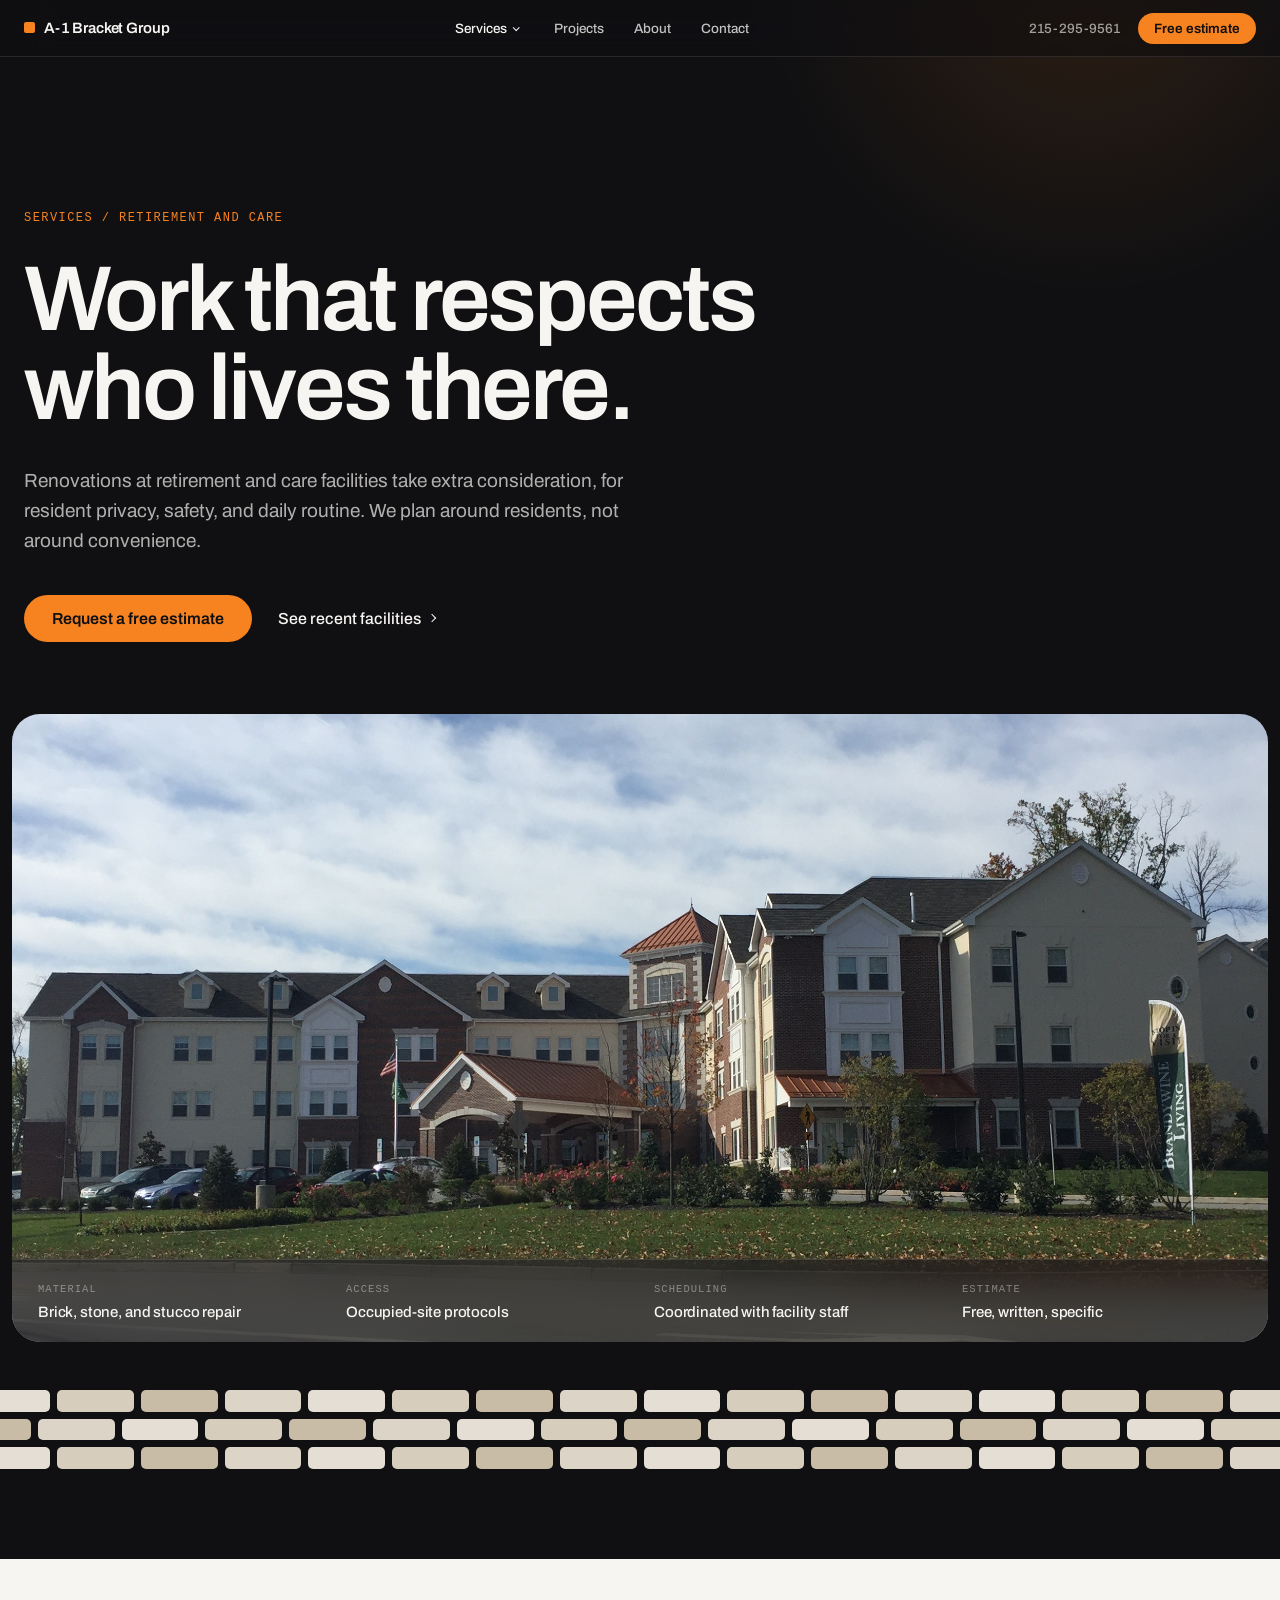
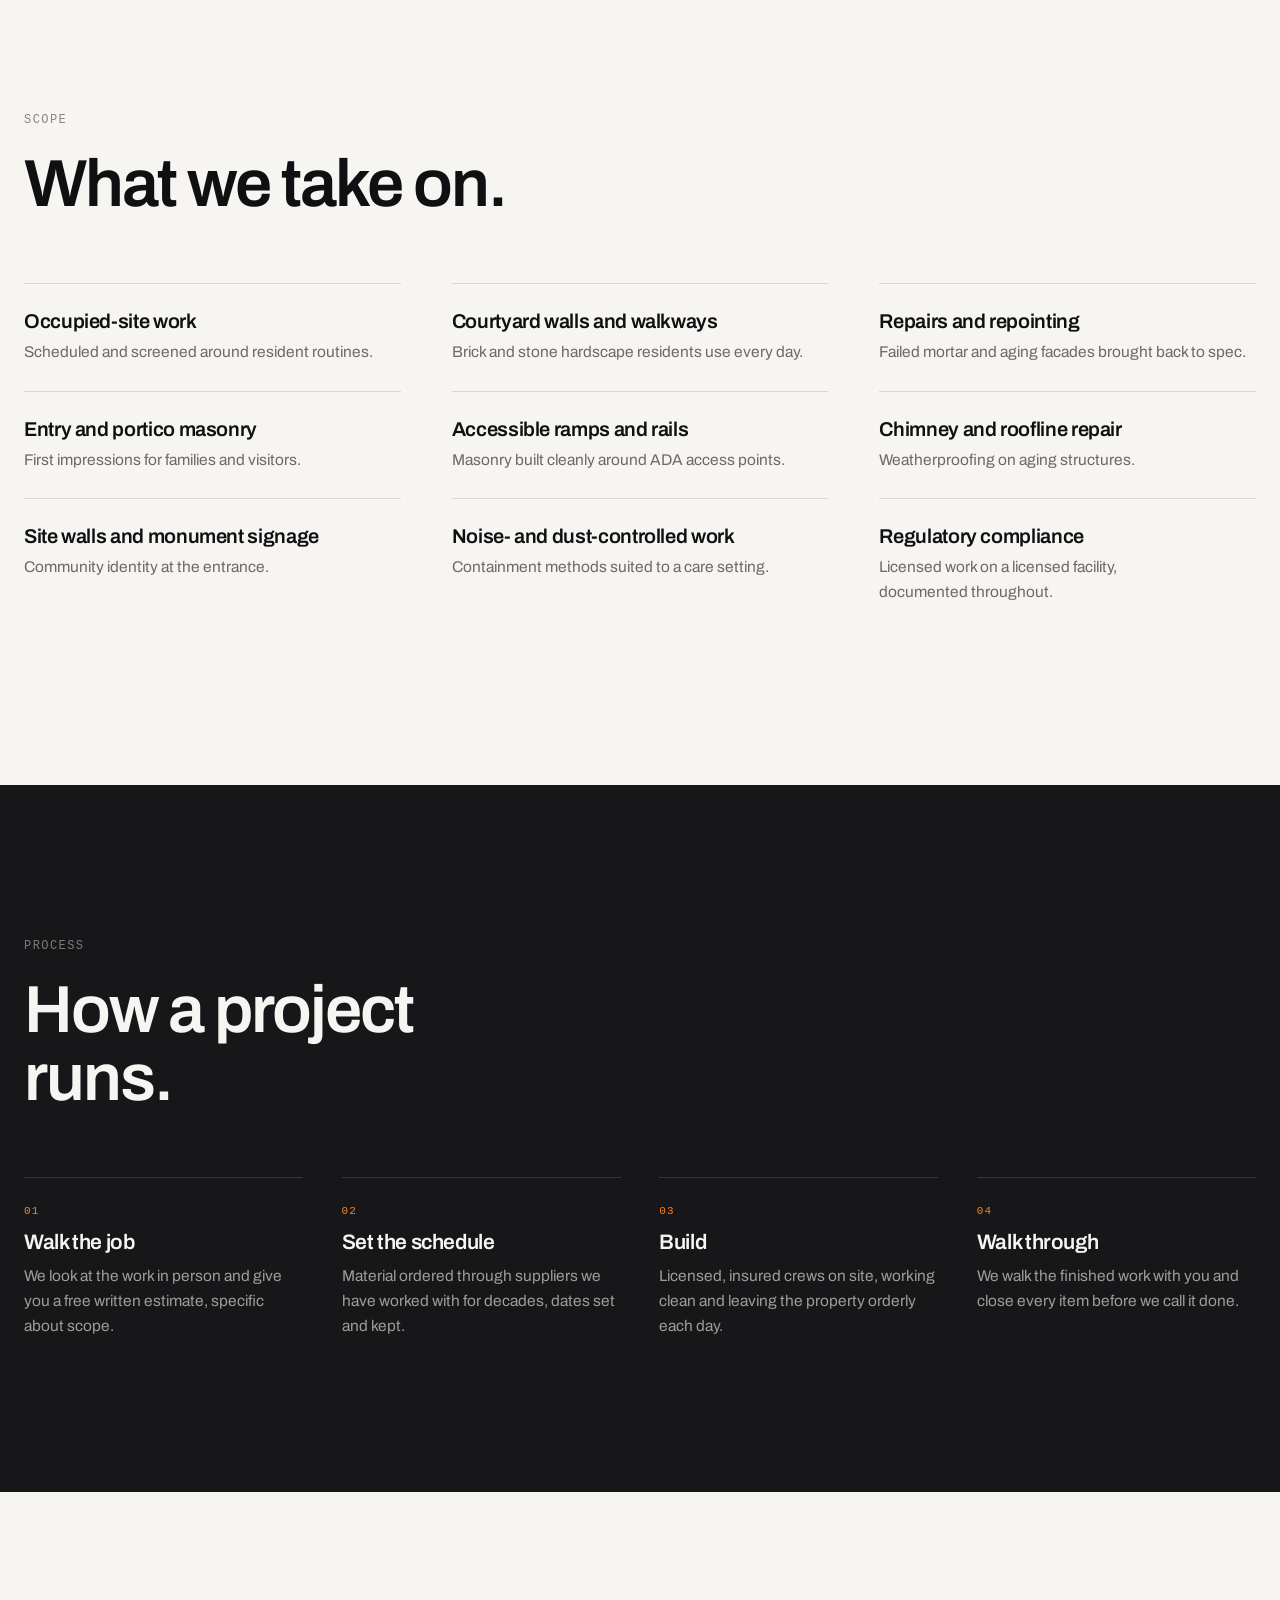
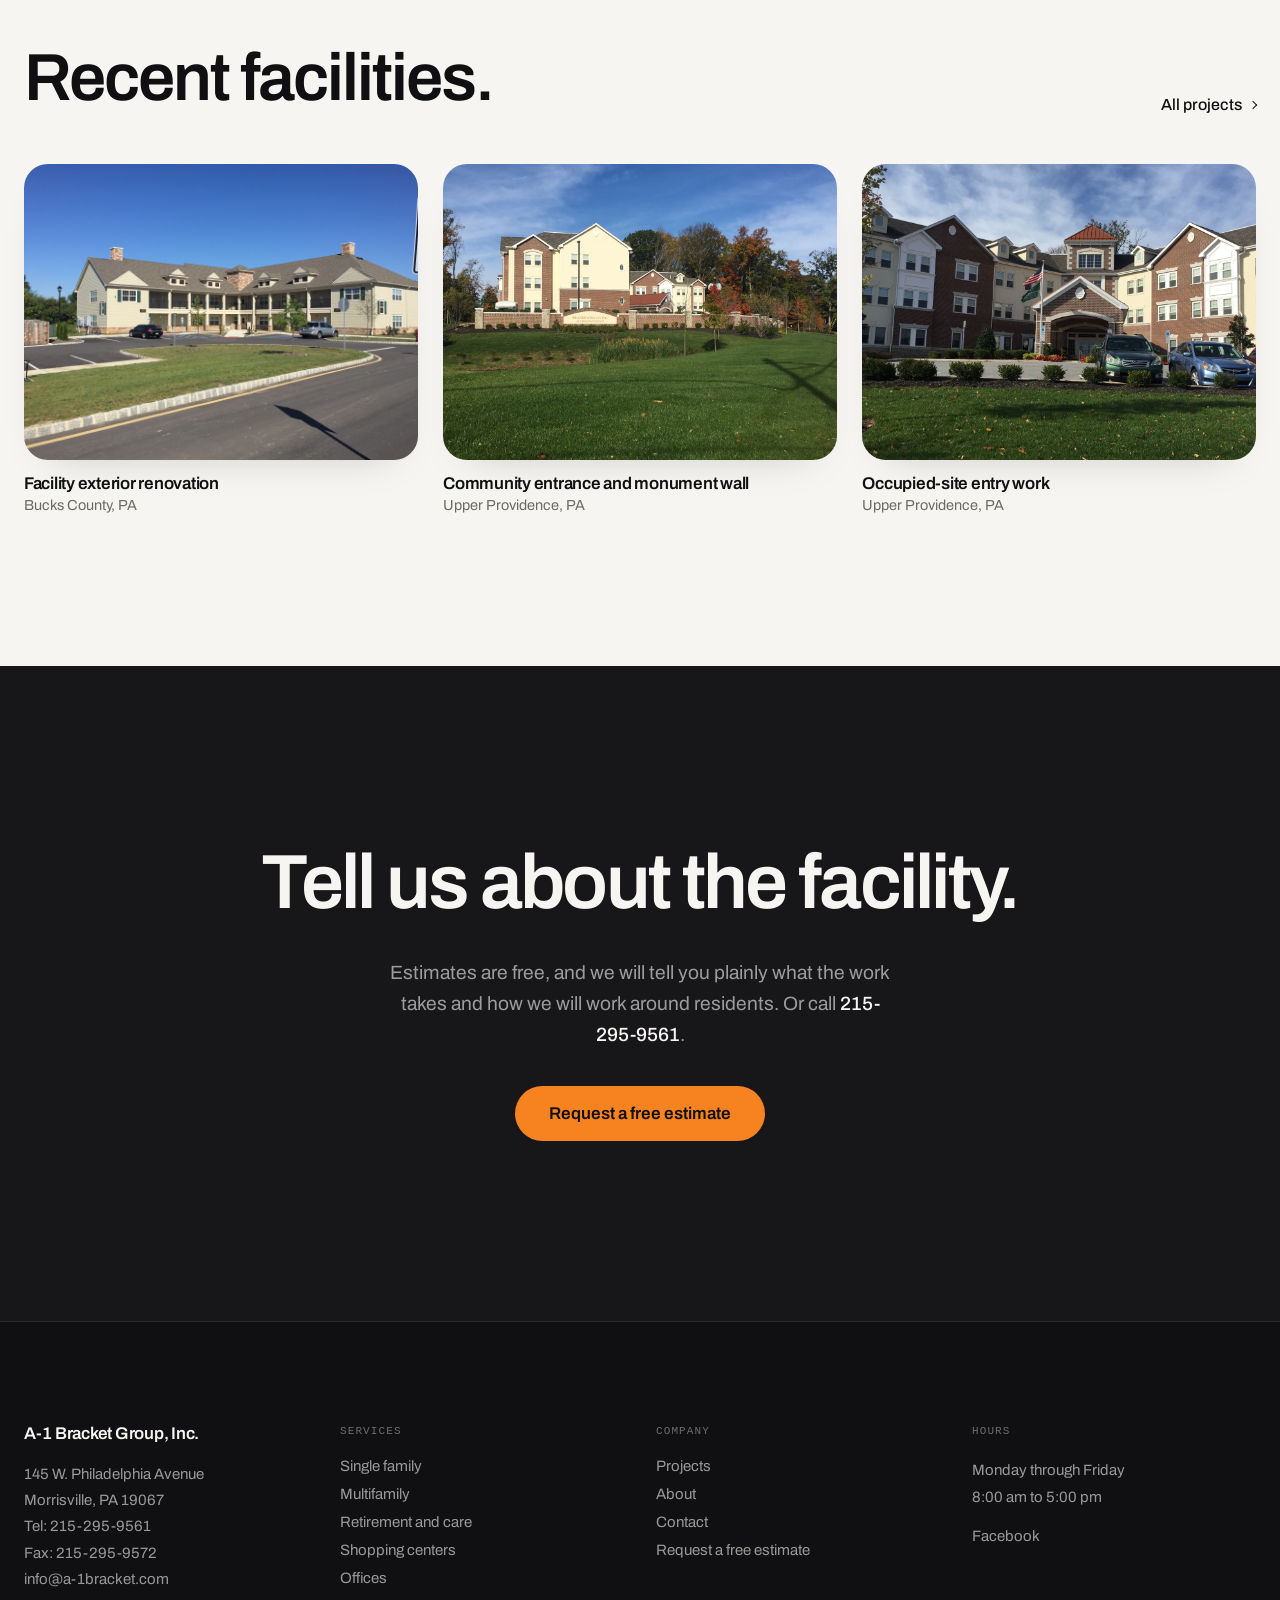
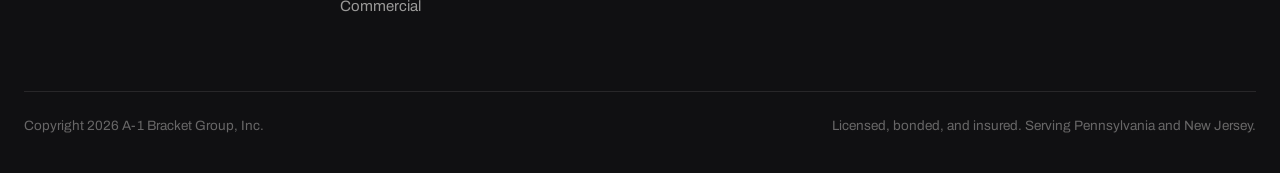
<file: pages/retirement.html>
<!doctype html>
<html lang="en">
<head>
  <meta charset="UTF-8">
  <meta name="viewport" content="width=device-width, initial-scale=1.0">
  <title>Retirement and Care | A-1 Bracket Group, Inc.</title>
  <meta name="description" content="Retirement and care facility masonry from A-1 Bracket Group, Inc.: occupied-site work, courtyard walls, and repairs completed around residents across Pennsylvania and New Jersey. Free estimates since 1996.">
  <link rel="preconnect" href="https://fonts.googleapis.com">
  <link rel="preconnect" href="https://fonts.gstatic.com" crossorigin>
  <link rel="stylesheet" href="https://fonts.googleapis.com/css2?family=Archivo:wght@400;500;600;700&display=swap">
  <link rel="stylesheet" href="../css/style.css">
  <link rel="stylesheet" href="../css/service-detail.css">
</head>
<body>

  <header class="site-header">
    <nav class="nav" aria-label="Main">
      <a href="../index.html" class="logo">
        <span class="logo-dot"></span>
        <span class="logo-text">A-1 Bracket Group</span>
      </a>
      <div data-desk class="nav-desktop">
        <div class="nav-services">
          <button type="button" class="nav-services-btn" aria-haspopup="true" aria-expanded="false" data-services-toggle>
            Services
            <span class="arrow-down"></span>
          </button>
          <div class="services-dropdown" data-services-dropdown>
        <div class="services-dropdown-grid">
          <a href="single-family.html">Single family</a>
          <a href="multifamily.html">Multifamily</a>
          <a href="#top" class="is-current">Retirement and care</a>
          <a href="shopping.html">Shopping centers</a>
          <a href="offices.html">Offices</a>
          <a href="commercial.html">Commercial</a>
        </div>
          </div>
        </div>
        <a href="projects.html" class="nav-link">Projects</a>
        <a href="about.html" class="nav-link">About</a>
        <a href="contact.html" class="nav-link">Contact</a>
      </div>
      <div data-desk class="nav-desktop-cta">
        <a href="tel:+12152959561" class="nav-phone">215-295-9561</a>
        <a href="contact.html#form" class="btn-pill nav-cta">Free estimate</a>
      </div>
      <button data-mob type="button" class="mobile-menu-btn" aria-label="Open menu" aria-expanded="false" data-mobile-toggle>
        <span class="mobile-menu-btn-bar"></span>
        <span class="mobile-menu-btn-bar"></span>
      </button>
    </nav>
  </header>

  <div class="mobile-menu" data-mobile-menu hidden>
    <button type="button" class="mobile-menu-close" aria-label="Close menu" data-mobile-close>&times;</button>
    <a href="services.html" class="mobile-menu-link">Services</a>
    <div class="mobile-menu-sublinks">
      <a href="single-family.html">Single family</a>
      <a href="multifamily.html">Multifamily</a>
      <a href="#top" class="is-current">Retirement and care</a>
      <a href="shopping.html">Shopping centers</a>
      <a href="offices.html">Offices</a>
      <a href="commercial.html">Commercial</a>
    </div>
    <a href="projects.html" class="mobile-menu-link">Projects</a>
    <a href="about.html" class="mobile-menu-link">About</a>
    <a href="contact.html" class="mobile-menu-link">Contact</a>
    <div class="mobile-menu-cta">
      <a href="contact.html#form" class="btn-pill">Request a free estimate</a>
      <a href="tel:+12152959561" class="nav-phone">215-295-9561</a>
    </div>
  </div>

  <main id="top">
    <section class="service-hero" aria-labelledby="page-title">
      <div class="service-hero-glow" aria-hidden="true"></div>
      <div class="service-hero-content">
        <p class="service-hero-eyebrow">Services / Retirement and care</p>
        <h1 id="page-title" class="service-hero-title">Work that respects who lives there.</h1>
        <p class="service-hero-desc">Renovations at retirement and care facilities take extra consideration, for resident privacy, safety, and daily routine. We plan around residents, not around convenience.</p>
        <div class="service-hero-actions">
          <a href="contact.html#form" class="btn-pill">Request a free estimate</a>
          <a href="#work" class="link-arrow">See recent facilities<span class="arrow-up-right"></span></a>
        </div>
      </div>

      <figure class="service-hero-figure">
        <div class="service-hero-image">
          <img src="../img/retirement-04.jpg" alt="Retirement community entrance and grounds" loading="eager">
          <dl class="service-hero-spec">
            <div>
              <dt>Material</dt>
              <dd>Brick, stone, and stucco repair</dd>
            </div>
            <div>
              <dt>Access</dt>
              <dd>Occupied-site protocols</dd>
            </div>
            <div>
              <dt>Scheduling</dt>
              <dd>Coordinated with facility staff</dd>
            </div>
            <div>
              <dt>Estimate</dt>
              <dd>Free, written, specific</dd>
            </div>
          </dl>
        </div>
      </figure>
    </section>

    <div class="brick-strip" data-brick-strip aria-hidden="true"></div>

    <section class="scope-block" aria-labelledby="scope-title">
      <div class="container">
        <div class="scope-intro" data-reveal>
          <p class="eyebrow eyebrow--on-light">Scope</p>
          <h2 id="scope-title" class="section-title section-title--dark">What we take on.</h2>
        </div>
        <ul class="scope-grid">
          <li class="scope-item" data-reveal>
            <h3>Occupied-site work</h3>
            <p>Scheduled and screened around resident routines.</p>
          </li>
          <li class="scope-item" data-reveal>
            <h3>Courtyard walls and walkways</h3>
            <p>Brick and stone hardscape residents use every day.</p>
          </li>
          <li class="scope-item" data-reveal>
            <h3>Repairs and repointing</h3>
            <p>Failed mortar and aging facades brought back to spec.</p>
          </li>
          <li class="scope-item" data-reveal>
            <h3>Entry and portico masonry</h3>
            <p>First impressions for families and visitors.</p>
          </li>
          <li class="scope-item" data-reveal>
            <h3>Accessible ramps and rails</h3>
            <p>Masonry built cleanly around ADA access points.</p>
          </li>
          <li class="scope-item" data-reveal>
            <h3>Chimney and roofline repair</h3>
            <p>Weatherproofing on aging structures.</p>
          </li>
          <li class="scope-item" data-reveal>
            <h3>Site walls and monument signage</h3>
            <p>Community identity at the entrance.</p>
          </li>
          <li class="scope-item" data-reveal>
            <h3>Noise- and dust-controlled work</h3>
            <p>Containment methods suited to a care setting.</p>
          </li>
          <li class="scope-item" data-reveal>
            <h3>Regulatory compliance</h3>
            <p>Licensed work on a licensed facility, documented throughout.</p>
          </li>
        </ul>
      </div>
    </section>

    <section class="process-block" aria-labelledby="process-title">
      <div class="container">
        <div class="process-intro" data-reveal>
          <p class="eyebrow eyebrow--on-dark">Process</p>
          <h2 id="process-title" class="section-title section-title--light">How a project runs.</h2>
        </div>
        <ol class="process-list">
          <li class="process-item" data-reveal>
            <span class="process-number">01</span>
            <h3>Walk the job</h3>
            <p>We look at the work in person and give you a free written estimate, specific about scope.</p>
          </li>
          <li class="process-item" data-reveal>
            <span class="process-number">02</span>
            <h3>Set the schedule</h3>
            <p>Material ordered through suppliers we have worked with for decades, dates set and kept.</p>
          </li>
          <li class="process-item" data-reveal>
            <span class="process-number">03</span>
            <h3>Build</h3>
            <p>Licensed, insured crews on site, working clean and leaving the property orderly each day.</p>
          </li>
          <li class="process-item" data-reveal>
            <span class="process-number">04</span>
            <h3>Walk through</h3>
            <p>We walk the finished work with you and close every item before we call it done.</p>
          </li>
        </ol>
      </div>
    </section>

    <section id="work" class="work-block" aria-labelledby="work-title">
      <div class="container">
        <div class="work-header" data-reveal>
          <h2 id="work-title" class="section-title section-title--dark">Recent facilities.</h2>
          <a href="projects.html" class="link-arrow">All projects<span class="arrow-up-right"></span></a>
        </div>
        <ul class="work-grid">
          <li class="work-item" data-reveal>
            <div class="work-media">
              <img src="../img/retirement-01.jpg" alt="Retirement facility building exterior" loading="lazy">
            </div>
            <p class="work-title">Facility exterior renovation</p>
            <p class="work-loc">Bucks County, PA</p>
          </li>
          <li class="work-item" data-reveal>
            <div class="work-media">
              <img src="../img/retirement-02.jpg" alt="Senior living community entrance" loading="lazy">
            </div>
            <p class="work-title">Community entrance and monument wall</p>
            <p class="work-loc">Upper Providence, PA</p>
          </li>
          <li class="work-item" data-reveal>
            <div class="work-media">
              <img src="../img/retirement-03.jpg" alt="Senior living community front entrance with flags" loading="lazy">
            </div>
            <p class="work-title">Occupied-site entry work</p>
            <p class="work-loc">Upper Providence, PA</p>
          </li>
        </ul>
      </div>
    </section>

    <section id="estimate" class="estimate-section" aria-labelledby="estimate-title">
      <div class="container estimate-inner" data-reveal>
        <h2 id="estimate-title" class="estimate-title">Tell us about the facility.</h2>
        <p class="estimate-subtitle">Estimates are free, and we will tell you plainly what the work takes and how we will work around residents. Or call <a href="tel:+12152959561">215-295-9561</a>.</p>
        <a href="contact.html#form" class="btn-pill">Request a free estimate</a>
      </div>
    </section>
  </main>

  <footer id="contact" class="site-footer">
    <div class="container">
      <div class="footer-grid">
        <div>
          <p class="footer-brand-name">A-1 Bracket Group, Inc.</p>
          <address class="footer-address">
            145 W. Philadelphia Avenue<br>
            Morrisville, PA 19067<br>
            Tel: <a href="tel:+12152959561">215-295-9561</a><br>
            Fax: 215-295-9572<br>
            <a href="mailto:info@a-1bracket.com">info@a-1bracket.com</a>
          </address>
        </div>
        <div>
          <p class="footer-col-title">Services</p>
          <ul class="footer-links">
            <li><a href="single-family.html">Single family</a></li>
            <li><a href="multifamily.html">Multifamily</a></li>
            <li><a href="#top">Retirement and care</a></li>
            <li><a href="shopping.html">Shopping centers</a></li>
            <li><a href="offices.html">Offices</a></li>
            <li><a href="commercial.html">Commercial</a></li>
          </ul>
        </div>
        <div>
          <p class="footer-col-title">Company</p>
          <ul class="footer-links">
            <li><a href="projects.html">Projects</a></li>
            <li><a href="about.html">About</a></li>
            <li><a href="contact.html">Contact</a></li>
            <li><a href="contact.html#form">Request a free estimate</a></li>
          </ul>
        </div>
        <div>
          <p class="footer-col-title">Hours</p>
          <p class="footer-hours">Monday through Friday<br>8:00 am to 5:00 pm</p>
          <a href="http://www.facebook.com/A1BracketGroupInc/" class="footer-social">Facebook</a>
        </div>
      </div>
      <div class="footer-bottom">
        <p>Copyright 2026 A-1 Bracket Group, Inc.</p>
        <p>Licensed, bonded, and insured. Serving Pennsylvania and New Jersey.</p>
      </div>
    </div>
  </footer>

  <script src="../js/main.js"></script>
</body>
</html>
</file>
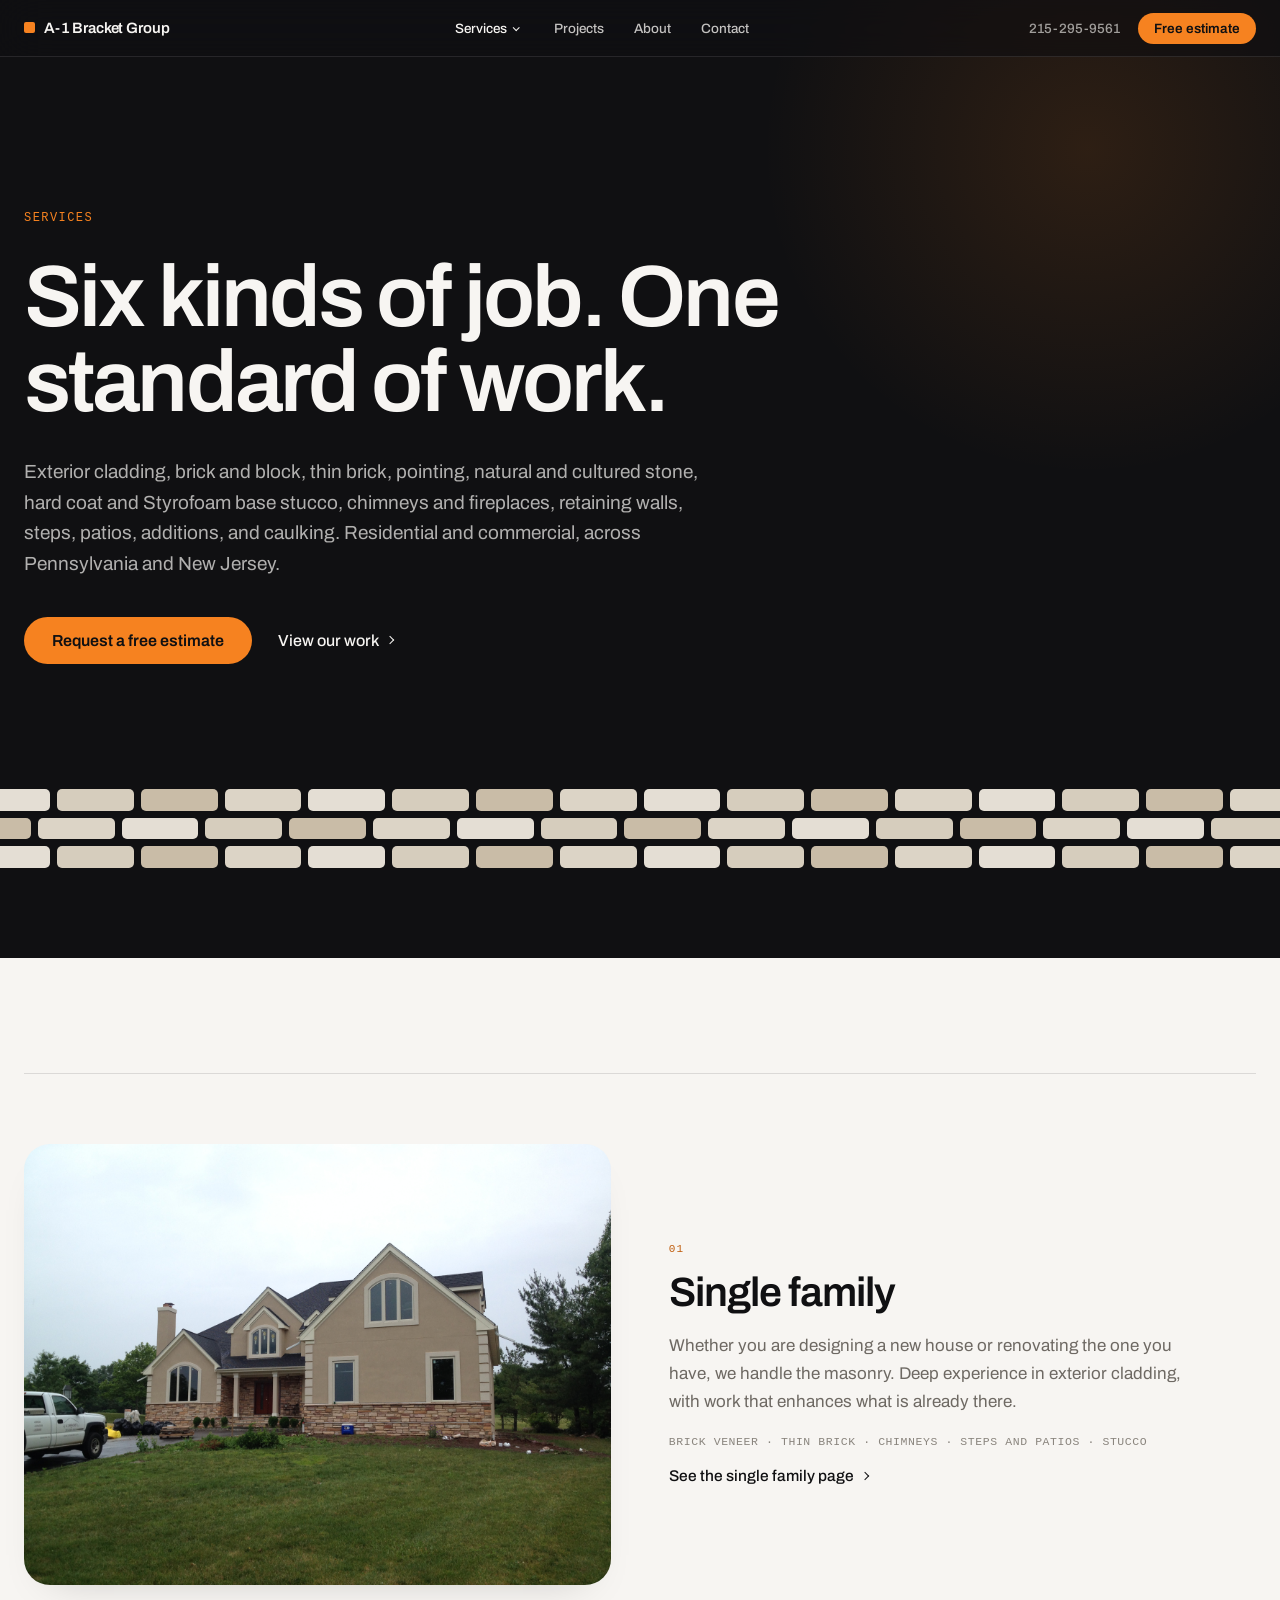
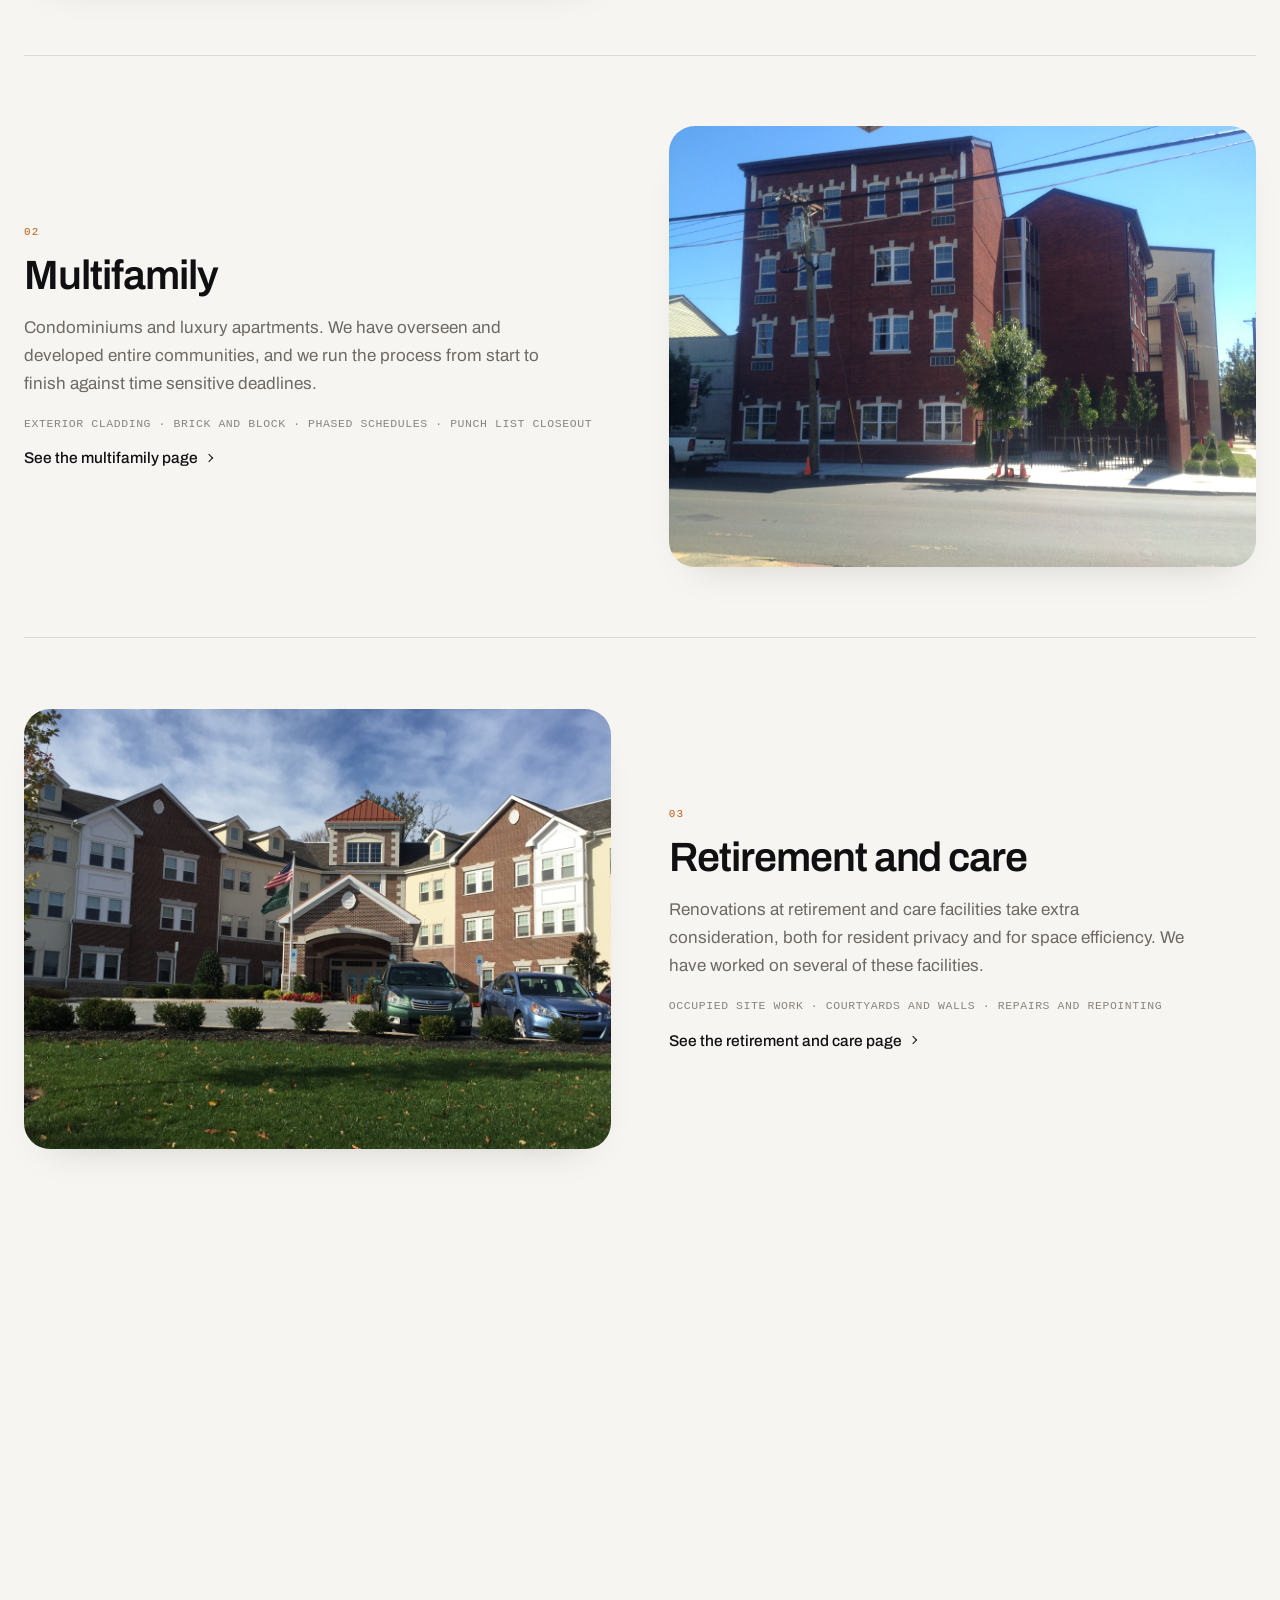
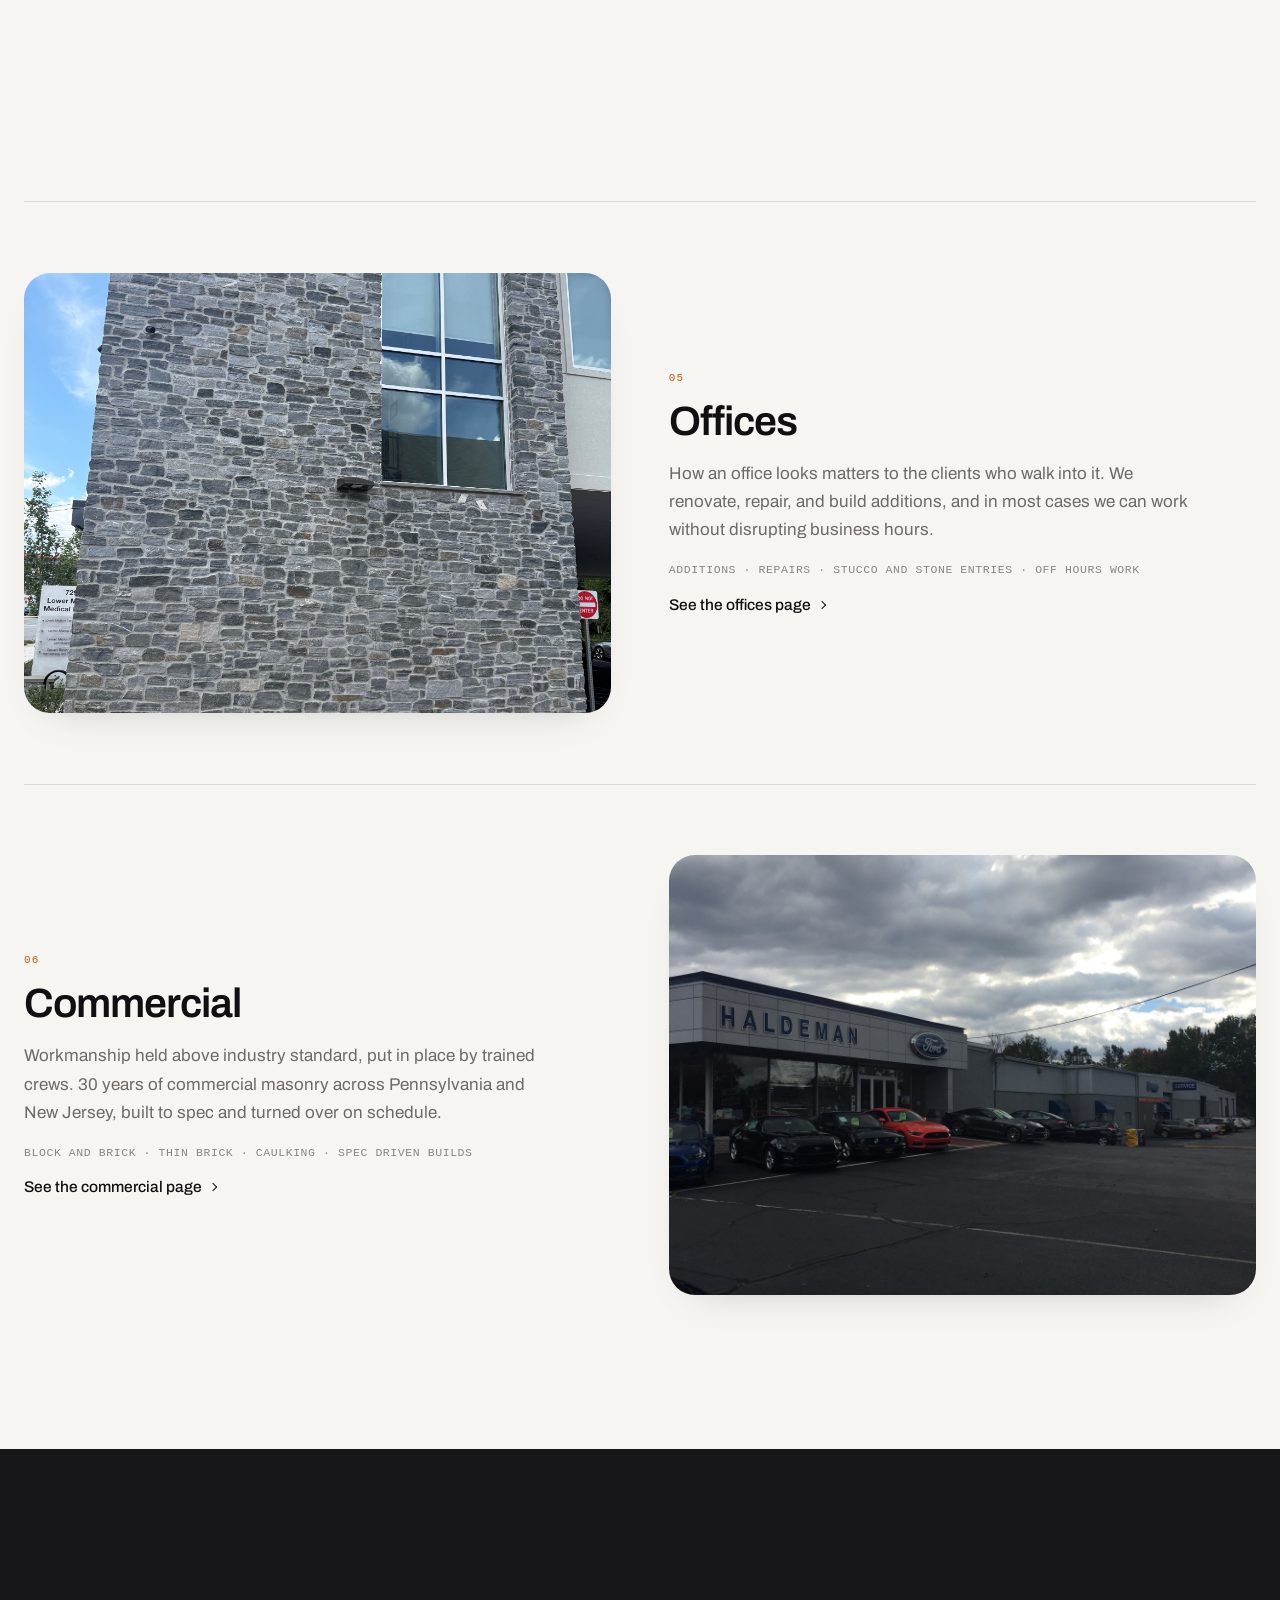
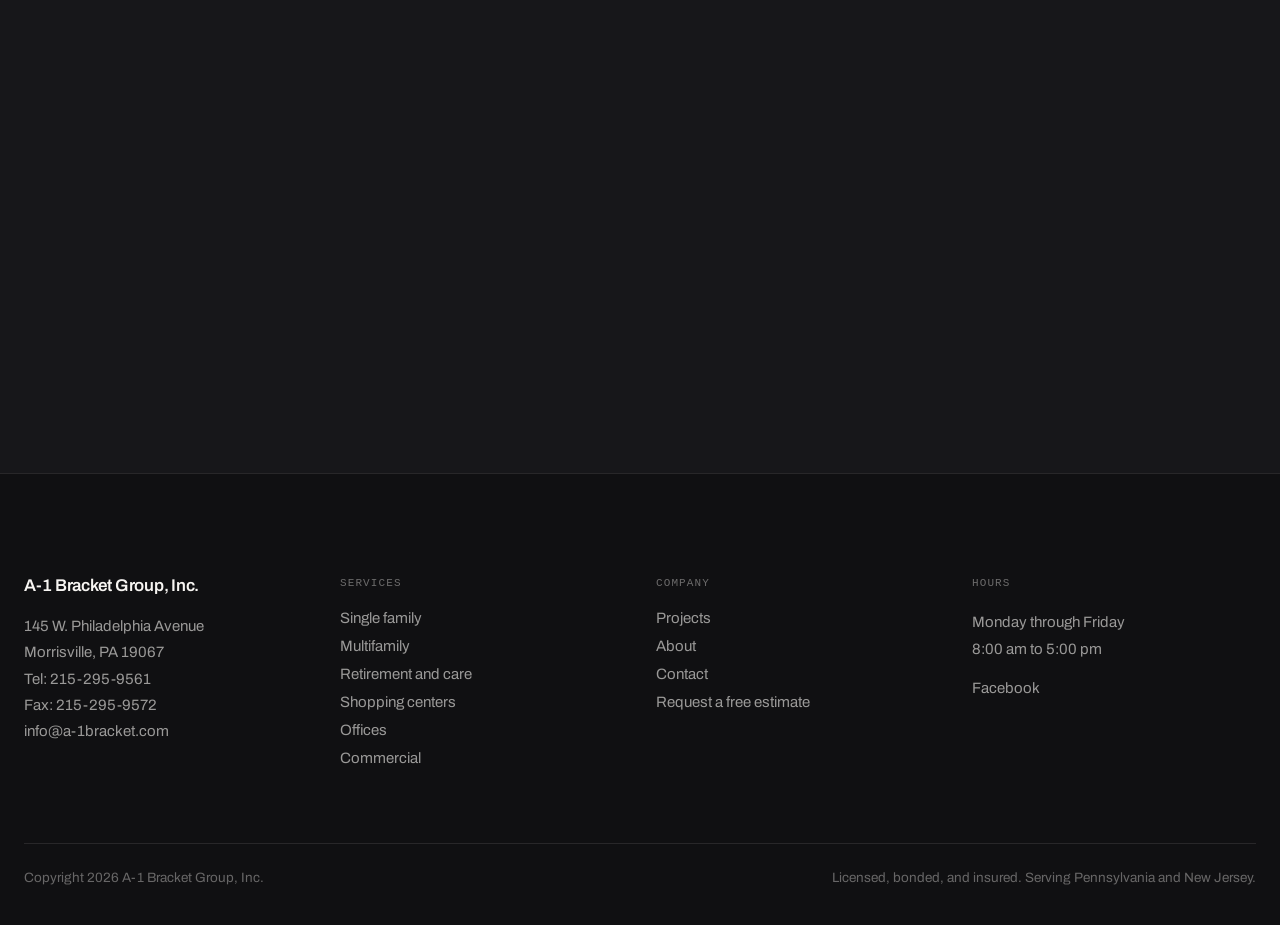
<file: pages/services.html>
<!doctype html>
<html lang="en">
<head>
  <meta charset="UTF-8">
  <meta name="viewport" content="width=device-width, initial-scale=1.0">
  <title>Services | A-1 Bracket Group, Inc.</title>
  <meta name="description" content="Masonry services from A-1 Bracket Group, Inc.: single family, multifamily, retirement and care, shopping centers, offices, and commercial work in brick, stucco, and stone across Pennsylvania and New Jersey. Request a free estimate.">
  <link rel="preconnect" href="https://fonts.googleapis.com">
  <link rel="preconnect" href="https://fonts.gstatic.com" crossorigin>
  <link rel="stylesheet" href="https://fonts.googleapis.com/css2?family=Archivo:wght@400;500;600;700&display=swap">
  <link rel="stylesheet" href="../css/style.css">
  <link rel="stylesheet" href="../css/services.css">
</head>
<body>

  <header class="site-header">
    <nav class="nav" aria-label="Main">
      <a href="../index.html" class="logo">
        <span class="logo-dot"></span>
        <span class="logo-text">A-1 Bracket Group</span>
      </a>
      <div data-desk class="nav-desktop">
        <div class="nav-services">
          <button type="button" class="nav-services-btn" aria-haspopup="true" aria-expanded="false" data-services-toggle>
            Services
            <span class="arrow-down"></span>
          </button>
          <div class="services-dropdown" data-services-dropdown>
        <div class="services-dropdown-grid">
          <a href="single-family.html">Single family</a>
          <a href="multifamily.html">Multifamily</a>
          <a href="retirement.html">Retirement and care</a>
          <a href="shopping.html">Shopping centers</a>
          <a href="offices.html">Offices</a>
          <a href="commercial.html">Commercial</a>
        </div>
          </div>
        </div>
        <a href="projects.html" class="nav-link">Projects</a>
        <a href="about.html" class="nav-link">About</a>
        <a href="contact.html" class="nav-link">Contact</a>
      </div>
      <div data-desk class="nav-desktop-cta">
        <a href="tel:+12152959561" class="nav-phone">215-295-9561</a>
        <a href="contact.html#form" class="btn-pill nav-cta">Free estimate</a>
      </div>
      <button data-mob type="button" class="mobile-menu-btn" aria-label="Open menu" aria-expanded="false" data-mobile-toggle>
        <span class="mobile-menu-btn-bar"></span>
        <span class="mobile-menu-btn-bar"></span>
      </button>
    </nav>
  </header>

  <div class="mobile-menu" data-mobile-menu hidden>
    <button type="button" class="mobile-menu-close" aria-label="Close menu" data-mobile-close>&times;</button>
    <a href="#top" class="mobile-menu-link">Services</a>
    <div class="mobile-menu-sublinks">
      <a href="single-family.html">Single family</a>
      <a href="multifamily.html">Multifamily</a>
      <a href="retirement.html">Retirement and care</a>
      <a href="shopping.html">Shopping centers</a>
      <a href="offices.html">Offices</a>
      <a href="commercial.html">Commercial</a>
    </div>
    <a href="projects.html" class="mobile-menu-link">Projects</a>
    <a href="about.html" class="mobile-menu-link">About</a>
    <a href="contact.html" class="mobile-menu-link">Contact</a>
    <div class="mobile-menu-cta">
      <a href="contact.html#form" class="btn-pill">Request a free estimate</a>
      <a href="tel:+12152959561" class="nav-phone">215-295-9561</a>
    </div>
  </div>

  <main id="top">
    <section class="hero" aria-labelledby="page-title">
      <div class="hero-glow" aria-hidden="true"></div>
      <div class="container hero-inner">
        <p class="hero-eyebrow">Services</p>
        <h1 id="page-title" class="hero-title">Six kinds of job. One standard of work.</h1>
        <p class="hero-subtitle">Exterior cladding, brick and block, thin brick, pointing, natural and cultured stone, hard coat and Styrofoam base stucco, chimneys and fireplaces, retaining walls, steps, patios, additions, and caulking. Residential and commercial, across Pennsylvania and New Jersey.</p>
        <div class="hero-actions">
          <a href="contact.html#form" class="btn-pill">Request a free estimate</a>
          <a href="projects.html" class="link-arrow">View our work<span class="arrow-up-right"></span></a>
        </div>
      </div>
    </section>

    <div class="brick-strip" data-brick-strip aria-hidden="true"></div>

    <section class="services-section" aria-label="Service categories">
      <div class="container">

        <article id="single-family" class="service-row" data-reveal>
          <div class="service-media">
            <img src="../img/single-family-03.jpg" alt="Single family home masonry project" loading="lazy">
          </div>
          <div class="service-content">
            <span class="service-number">01</span>
            <h2 class="service-title">Single family</h2>
            <p class="service-desc">Whether you are designing a new house or renovating the one you have, we handle the masonry. Deep experience in exterior cladding, with work that enhances what is already there.</p>
            <p class="service-tags">Brick veneer &middot; thin brick &middot; chimneys &middot; steps and patios &middot; stucco</p>
            <a href="single-family.html" class="link-arrow">See the single family page<span class="arrow-up-right"></span></a>
          </div>
        </article>

        <article id="multifamily" class="service-row" data-reveal>
          <div class="service-content">
            <span class="service-number">02</span>
            <h2 class="service-title">Multifamily</h2>
            <p class="service-desc">Condominiums and luxury apartments. We have overseen and developed entire communities, and we run the process from start to finish against time sensitive deadlines.</p>
            <p class="service-tags">Exterior cladding &middot; brick and block &middot; phased schedules &middot; punch list closeout</p>
            <a href="multifamily.html" class="link-arrow">See the multifamily page<span class="arrow-up-right"></span></a>
          </div>
          <div class="service-media">
            <img src="../img/multifamily-04.jpg" alt="Multifamily building masonry project" loading="lazy">
          </div>
        </article>

        <article id="retirement" class="service-row" data-reveal>
          <div class="service-media">
            <img src="../img/retirement-03.jpg" alt="Retirement and care facility masonry project" loading="lazy">
          </div>
          <div class="service-content">
            <span class="service-number">03</span>
            <h2 class="service-title">Retirement and care</h2>
            <p class="service-desc">Renovations at retirement and care facilities take extra consideration, both for resident privacy and for space efficiency. We have worked on several of these facilities.</p>
            <p class="service-tags">Occupied site work &middot; courtyards and walls &middot; repairs and repointing</p>
            <a href="retirement.html" class="link-arrow">See the retirement and care page<span class="arrow-up-right"></span></a>
          </div>
        </article>

        <article id="shopping" class="service-row" data-reveal>
          <div class="service-content">
            <span class="service-number">04</span>
            <h2 class="service-title">Shopping centers</h2>
            <p class="service-desc">Storefront facades, walkways, and repairs specified to take heavy foot traffic year after year. We phase the work around operating tenants so stores stay open and entrances stay clear, and we match finishes across units so the center reads as one property.</p>
            <p class="service-tags">Storefront facades &middot; phased around tenants &middot; high traffic durability</p>
            <a href="shopping.html" class="link-arrow">See the shopping centers page<span class="arrow-up-right"></span></a>
          </div>
          <div class="service-media">
            <img src="../img/shopping-02.jpg" alt="Shopping center masonry project" loading="lazy">
          </div>
        </article>

        <article id="offices" class="service-row" data-reveal>
          <div class="service-media">
            <img src="../img/offices-01.jpg" alt="Office building masonry project" loading="lazy">
          </div>
          <div class="service-content">
            <span class="service-number">05</span>
            <h2 class="service-title">Offices</h2>
            <p class="service-desc">How an office looks matters to the clients who walk into it. We renovate, repair, and build additions, and in most cases we can work without disrupting business hours.</p>
            <p class="service-tags">Additions &middot; repairs &middot; stucco and stone entries &middot; off hours work</p>
            <a href="offices.html" class="link-arrow">See the offices page<span class="arrow-up-right"></span></a>
          </div>
        </article>

        <article id="commercial" class="service-row" data-reveal>
          <div class="service-content">
            <span class="service-number">06</span>
            <h2 class="service-title">Commercial</h2>
            <p class="service-desc">Workmanship held above industry standard, put in place by trained crews. 30 years of commercial masonry across Pennsylvania and New Jersey, built to spec and turned over on schedule.</p>
            <p class="service-tags">Block and brick &middot; thin brick &middot; caulking &middot; spec driven builds</p>
            <a href="commercial.html" class="link-arrow">See the commercial page<span class="arrow-up-right"></span></a>
          </div>
          <div class="service-media">
            <img src="../img/commercial-06.jpg" alt="Commercial masonry construction project" loading="lazy">
          </div>
        </article>

      </div>
    </section>

    <section id="estimate" class="estimate-section" aria-labelledby="estimate-title">
      <div class="container estimate-inner" data-reveal>
        <h2 id="estimate-title" class="estimate-title">Tell us about the job.</h2>
        <p class="estimate-subtitle">Estimates are free, and we will tell you plainly what the work takes.</p>
        <a href="contact.html#form" class="btn-pill">Request a free estimate</a>
      </div>
    </section>
  </main>

  <footer id="contact" class="site-footer">
    <div class="container">
      <div class="footer-grid">
        <div>
          <p class="footer-brand-name">A-1 Bracket Group, Inc.</p>
          <address class="footer-address">
            145 W. Philadelphia Avenue<br>
            Morrisville, PA 19067<br>
            Tel: <a href="tel:+12152959561">215-295-9561</a><br>
            Fax: 215-295-9572<br>
            <a href="mailto:info@a-1bracket.com">info@a-1bracket.com</a>
          </address>
        </div>
        <div>
          <p class="footer-col-title">Services</p>
          <ul class="footer-links">
            <li><a href="single-family.html">Single family</a></li>
            <li><a href="multifamily.html">Multifamily</a></li>
            <li><a href="retirement.html">Retirement and care</a></li>
            <li><a href="shopping.html">Shopping centers</a></li>
            <li><a href="offices.html">Offices</a></li>
            <li><a href="commercial.html">Commercial</a></li>
          </ul>
        </div>
        <div>
          <p class="footer-col-title">Company</p>
          <ul class="footer-links">
            <li><a href="projects.html">Projects</a></li>
            <li><a href="about.html">About</a></li>
            <li><a href="contact.html">Contact</a></li>
            <li><a href="contact.html#form">Request a free estimate</a></li>
          </ul>
        </div>
        <div>
          <p class="footer-col-title">Hours</p>
          <p class="footer-hours">Monday through Friday<br>8:00 am to 5:00 pm</p>
          <a href="http://www.facebook.com/A1BracketGroupInc/" class="footer-social">Facebook</a>
        </div>
      </div>
      <div class="footer-bottom">
        <p>Copyright 2026 A-1 Bracket Group, Inc.</p>
        <p>Licensed, bonded, and insured. Serving Pennsylvania and New Jersey.</p>
      </div>
    </div>
  </footer>

  <script src="../js/main.js"></script>
</body>
</html>
</file>
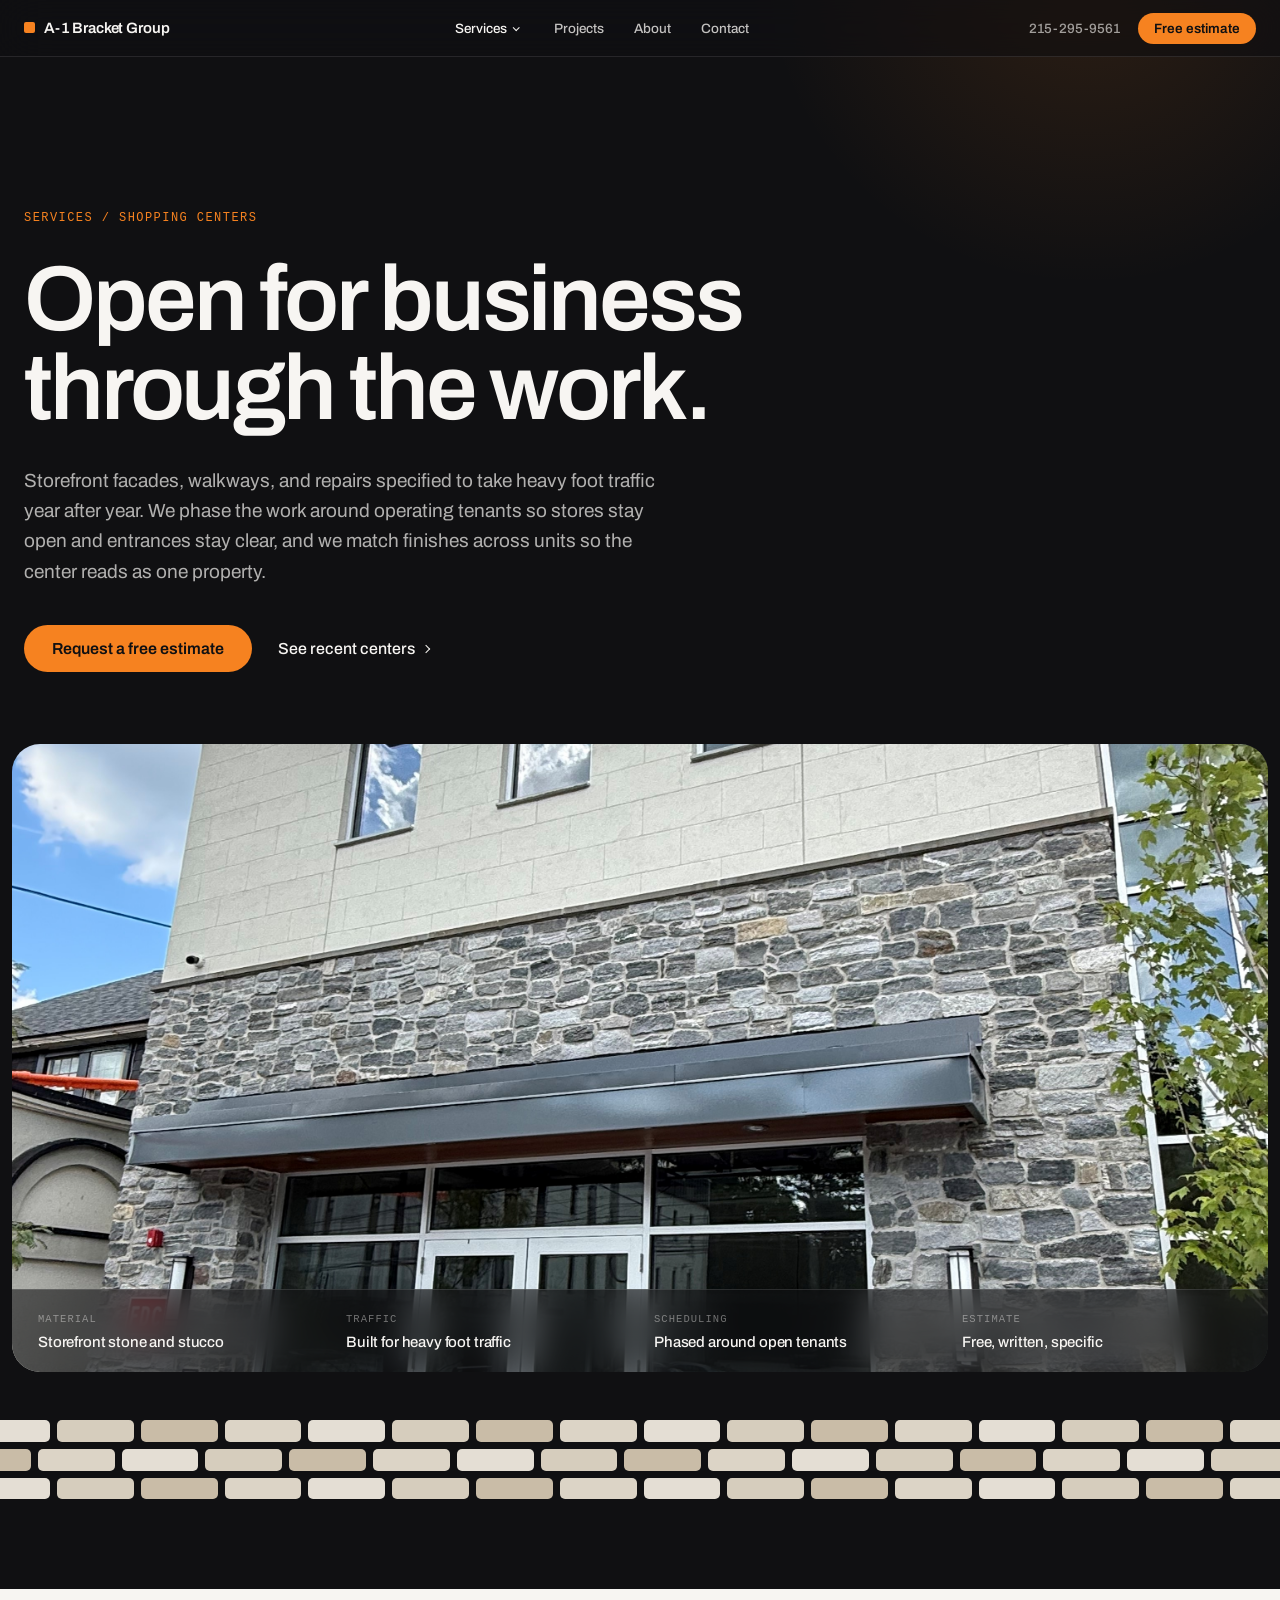
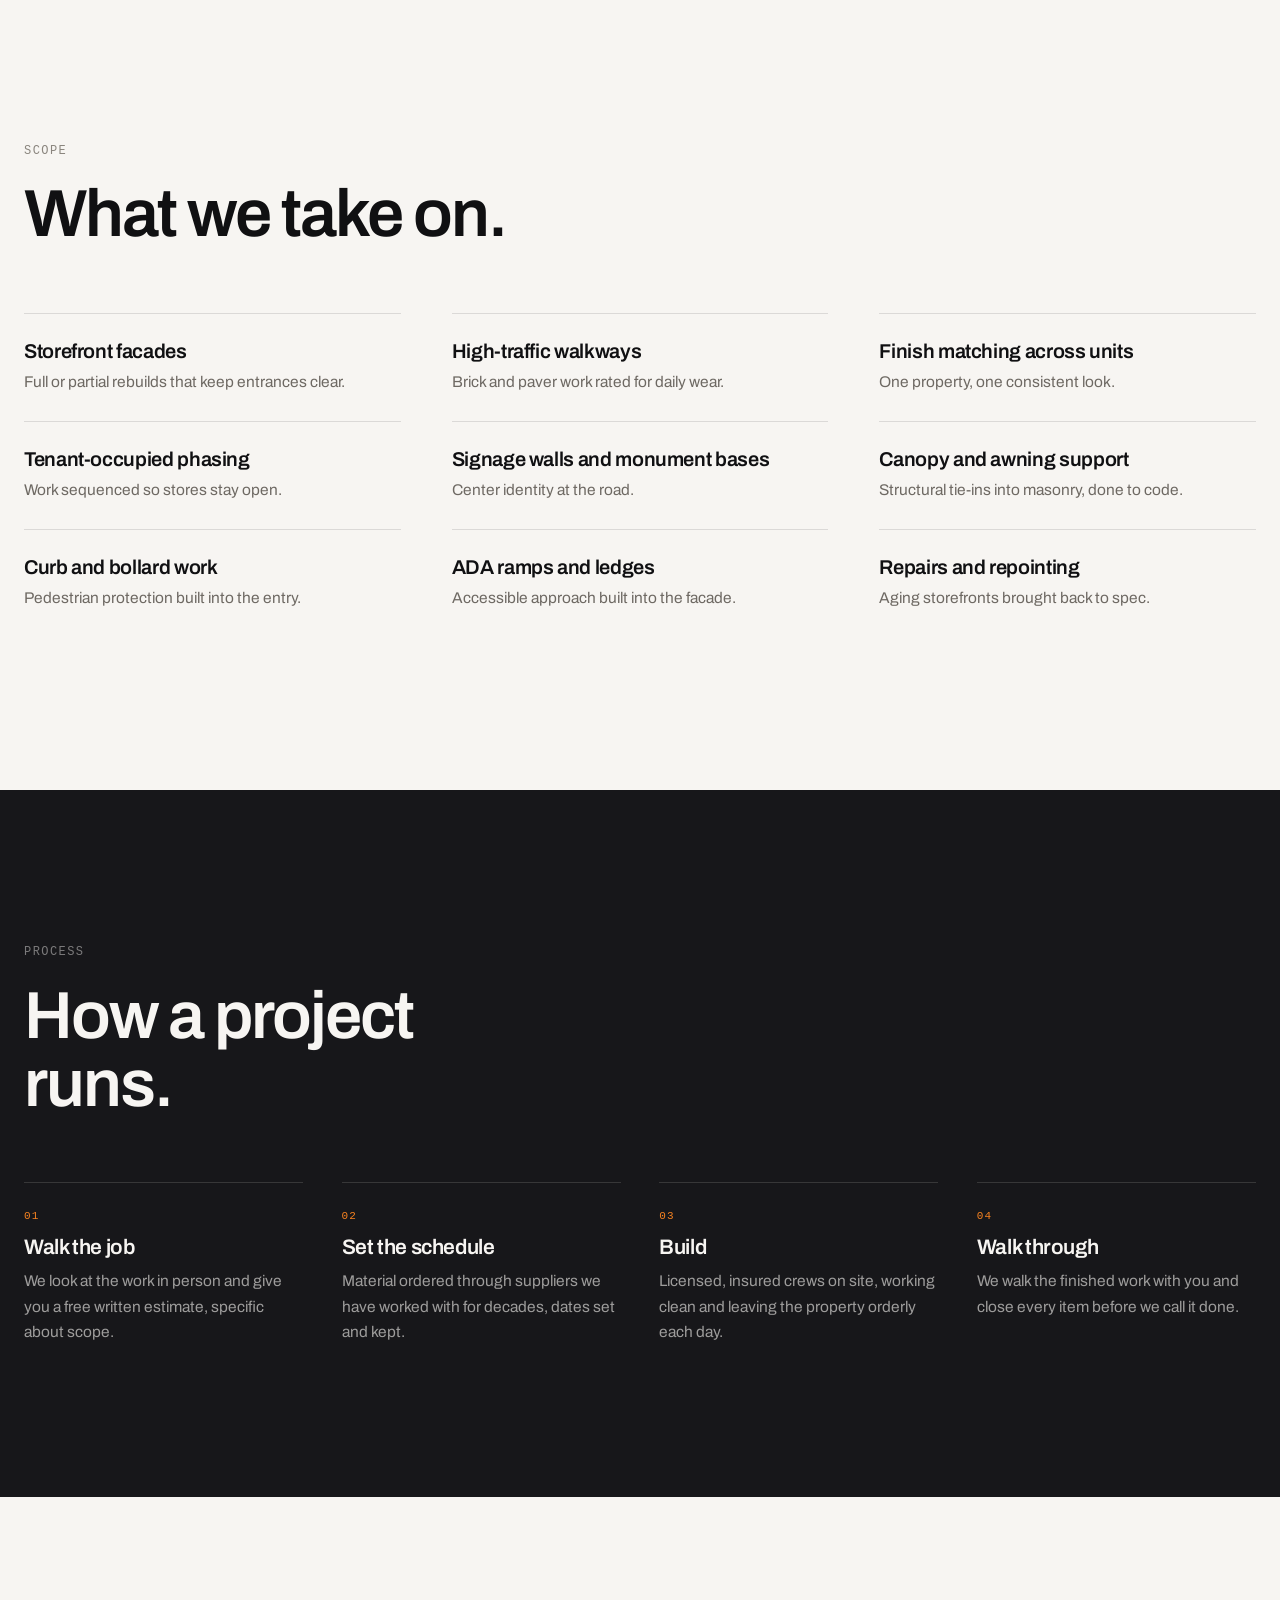
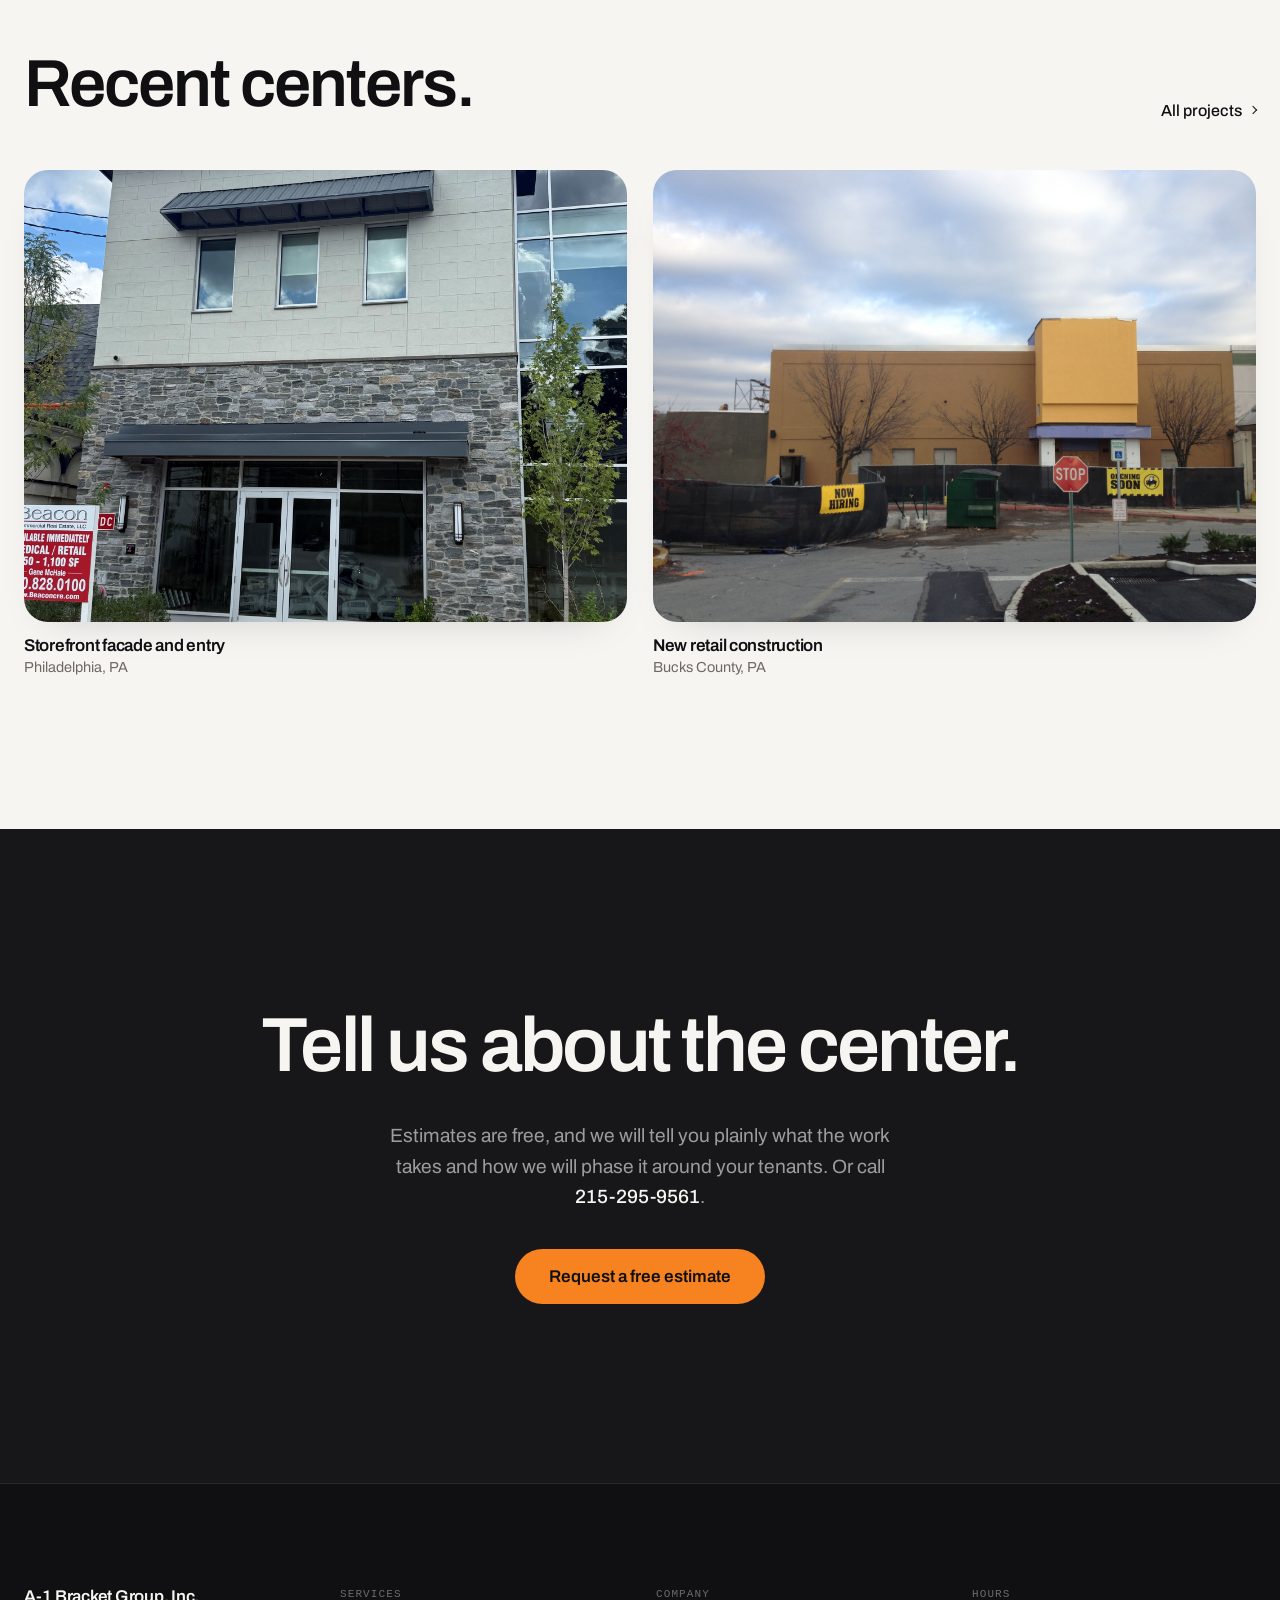
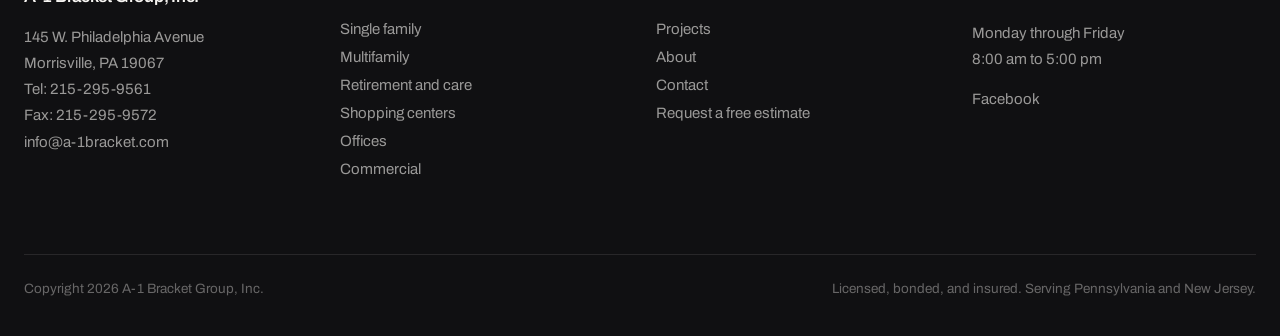
<file: pages/shopping.html>
<!doctype html>
<html lang="en">
<head>
  <meta charset="UTF-8">
  <meta name="viewport" content="width=device-width, initial-scale=1.0">
  <title>Shopping Centers | A-1 Bracket Group, Inc.</title>
  <meta name="description" content="Shopping center masonry from A-1 Bracket Group, Inc.: storefront facades, high-traffic walkways, and tenant-phased construction across Pennsylvania and New Jersey. Free estimates since 1996.">
  <link rel="preconnect" href="https://fonts.googleapis.com">
  <link rel="preconnect" href="https://fonts.gstatic.com" crossorigin>
  <link rel="stylesheet" href="https://fonts.googleapis.com/css2?family=Archivo:wght@400;500;600;700&display=swap">
  <link rel="stylesheet" href="../css/style.css">
  <link rel="stylesheet" href="../css/service-detail.css">
</head>
<body>

  <header class="site-header">
    <nav class="nav" aria-label="Main">
      <a href="../index.html" class="logo">
        <span class="logo-dot"></span>
        <span class="logo-text">A-1 Bracket Group</span>
      </a>
      <div data-desk class="nav-desktop">
        <div class="nav-services">
          <button type="button" class="nav-services-btn" aria-haspopup="true" aria-expanded="false" data-services-toggle>
            Services
            <span class="arrow-down"></span>
          </button>
          <div class="services-dropdown" data-services-dropdown>
        <div class="services-dropdown-grid">
          <a href="single-family.html">Single family</a>
          <a href="multifamily.html">Multifamily</a>
          <a href="retirement.html">Retirement and care</a>
          <a href="#top" class="is-current">Shopping centers</a>
          <a href="offices.html">Offices</a>
          <a href="commercial.html">Commercial</a>
        </div>
          </div>
        </div>
        <a href="projects.html" class="nav-link">Projects</a>
        <a href="about.html" class="nav-link">About</a>
        <a href="contact.html" class="nav-link">Contact</a>
      </div>
      <div data-desk class="nav-desktop-cta">
        <a href="tel:+12152959561" class="nav-phone">215-295-9561</a>
        <a href="contact.html#form" class="btn-pill nav-cta">Free estimate</a>
      </div>
      <button data-mob type="button" class="mobile-menu-btn" aria-label="Open menu" aria-expanded="false" data-mobile-toggle>
        <span class="mobile-menu-btn-bar"></span>
        <span class="mobile-menu-btn-bar"></span>
      </button>
    </nav>
  </header>

  <div class="mobile-menu" data-mobile-menu hidden>
    <button type="button" class="mobile-menu-close" aria-label="Close menu" data-mobile-close>&times;</button>
    <a href="services.html" class="mobile-menu-link">Services</a>
    <div class="mobile-menu-sublinks">
      <a href="single-family.html">Single family</a>
      <a href="multifamily.html">Multifamily</a>
      <a href="retirement.html">Retirement and care</a>
      <a href="#top" class="is-current">Shopping centers</a>
      <a href="offices.html">Offices</a>
      <a href="commercial.html">Commercial</a>
    </div>
    <a href="projects.html" class="mobile-menu-link">Projects</a>
    <a href="about.html" class="mobile-menu-link">About</a>
    <a href="contact.html" class="mobile-menu-link">Contact</a>
    <div class="mobile-menu-cta">
      <a href="contact.html#form" class="btn-pill">Request a free estimate</a>
      <a href="tel:+12152959561" class="nav-phone">215-295-9561</a>
    </div>
  </div>

  <main id="top">
    <section class="service-hero" aria-labelledby="page-title">
      <div class="service-hero-glow" aria-hidden="true"></div>
      <div class="service-hero-content">
        <p class="service-hero-eyebrow">Services / Shopping centers</p>
        <h1 id="page-title" class="service-hero-title">Open for business through the work.</h1>
        <p class="service-hero-desc">Storefront facades, walkways, and repairs specified to take heavy foot traffic year after year. We phase the work around operating tenants so stores stay open and entrances stay clear, and we match finishes across units so the center reads as one property.</p>
        <div class="service-hero-actions">
          <a href="contact.html#form" class="btn-pill">Request a free estimate</a>
          <a href="#work" class="link-arrow">See recent centers<span class="arrow-up-right"></span></a>
        </div>
      </div>

      <figure class="service-hero-figure">
        <div class="service-hero-image">
          <img src="../img/shopping-01.jpg" alt="Shopping center storefront facade" loading="eager">
          <dl class="service-hero-spec">
            <div>
              <dt>Material</dt>
              <dd>Storefront stone and stucco</dd>
            </div>
            <div>
              <dt>Traffic</dt>
              <dd>Built for heavy foot traffic</dd>
            </div>
            <div>
              <dt>Scheduling</dt>
              <dd>Phased around open tenants</dd>
            </div>
            <div>
              <dt>Estimate</dt>
              <dd>Free, written, specific</dd>
            </div>
          </dl>
        </div>
      </figure>
    </section>

    <div class="brick-strip" data-brick-strip aria-hidden="true"></div>

    <section class="scope-block" aria-labelledby="scope-title">
      <div class="container">
        <div class="scope-intro" data-reveal>
          <p class="eyebrow eyebrow--on-light">Scope</p>
          <h2 id="scope-title" class="section-title section-title--dark">What we take on.</h2>
        </div>
        <ul class="scope-grid">
          <li class="scope-item" data-reveal>
            <h3>Storefront facades</h3>
            <p>Full or partial rebuilds that keep entrances clear.</p>
          </li>
          <li class="scope-item" data-reveal>
            <h3>High-traffic walkways</h3>
            <p>Brick and paver work rated for daily wear.</p>
          </li>
          <li class="scope-item" data-reveal>
            <h3>Finish matching across units</h3>
            <p>One property, one consistent look.</p>
          </li>
          <li class="scope-item" data-reveal>
            <h3>Tenant-occupied phasing</h3>
            <p>Work sequenced so stores stay open.</p>
          </li>
          <li class="scope-item" data-reveal>
            <h3>Signage walls and monument bases</h3>
            <p>Center identity at the road.</p>
          </li>
          <li class="scope-item" data-reveal>
            <h3>Canopy and awning support</h3>
            <p>Structural tie-ins into masonry, done to code.</p>
          </li>
          <li class="scope-item" data-reveal>
            <h3>Curb and bollard work</h3>
            <p>Pedestrian protection built into the entry.</p>
          </li>
          <li class="scope-item" data-reveal>
            <h3>ADA ramps and ledges</h3>
            <p>Accessible approach built into the facade.</p>
          </li>
          <li class="scope-item" data-reveal>
            <h3>Repairs and repointing</h3>
            <p>Aging storefronts brought back to spec.</p>
          </li>
        </ul>
      </div>
    </section>

    <section class="process-block" aria-labelledby="process-title">
      <div class="container">
        <div class="process-intro" data-reveal>
          <p class="eyebrow eyebrow--on-dark">Process</p>
          <h2 id="process-title" class="section-title section-title--light">How a project runs.</h2>
        </div>
        <ol class="process-list">
          <li class="process-item" data-reveal>
            <span class="process-number">01</span>
            <h3>Walk the job</h3>
            <p>We look at the work in person and give you a free written estimate, specific about scope.</p>
          </li>
          <li class="process-item" data-reveal>
            <span class="process-number">02</span>
            <h3>Set the schedule</h3>
            <p>Material ordered through suppliers we have worked with for decades, dates set and kept.</p>
          </li>
          <li class="process-item" data-reveal>
            <span class="process-number">03</span>
            <h3>Build</h3>
            <p>Licensed, insured crews on site, working clean and leaving the property orderly each day.</p>
          </li>
          <li class="process-item" data-reveal>
            <span class="process-number">04</span>
            <h3>Walk through</h3>
            <p>We walk the finished work with you and close every item before we call it done.</p>
          </li>
        </ol>
      </div>
    </section>

    <section id="work" class="work-block" aria-labelledby="work-title">
      <div class="container">
        <div class="work-header" data-reveal>
          <h2 id="work-title" class="section-title section-title--dark">Recent centers.</h2>
          <a href="projects.html" class="link-arrow">All projects<span class="arrow-up-right"></span></a>
        </div>
        <ul class="work-grid">
          <li class="work-item" data-reveal>
            <div class="work-media">
              <img src="../img/shopping-02.jpg" alt="Retail storefront with stone facade and leasing signage" loading="lazy">
            </div>
            <p class="work-title">Storefront facade and entry</p>
            <p class="work-loc">Philadelphia, PA</p>
          </li>
          <li class="work-item" data-reveal>
            <div class="work-media">
              <img src="../img/shopping-03.jpg" alt="Retail building under construction with opening soon banners" loading="lazy">
            </div>
            <p class="work-title">New retail construction</p>
            <p class="work-loc">Bucks County, PA</p>
          </li>
        </ul>
      </div>
    </section>

    <section id="estimate" class="estimate-section" aria-labelledby="estimate-title">
      <div class="container estimate-inner" data-reveal>
        <h2 id="estimate-title" class="estimate-title">Tell us about the center.</h2>
        <p class="estimate-subtitle">Estimates are free, and we will tell you plainly what the work takes and how we will phase it around your tenants. Or call <a href="tel:+12152959561">215-295-9561</a>.</p>
        <a href="contact.html#form" class="btn-pill">Request a free estimate</a>
      </div>
    </section>
  </main>

  <footer id="contact" class="site-footer">
    <div class="container">
      <div class="footer-grid">
        <div>
          <p class="footer-brand-name">A-1 Bracket Group, Inc.</p>
          <address class="footer-address">
            145 W. Philadelphia Avenue<br>
            Morrisville, PA 19067<br>
            Tel: <a href="tel:+12152959561">215-295-9561</a><br>
            Fax: 215-295-9572<br>
            <a href="mailto:info@a-1bracket.com">info@a-1bracket.com</a>
          </address>
        </div>
        <div>
          <p class="footer-col-title">Services</p>
          <ul class="footer-links">
            <li><a href="single-family.html">Single family</a></li>
            <li><a href="multifamily.html">Multifamily</a></li>
            <li><a href="retirement.html">Retirement and care</a></li>
            <li><a href="#top">Shopping centers</a></li>
            <li><a href="offices.html">Offices</a></li>
            <li><a href="commercial.html">Commercial</a></li>
          </ul>
        </div>
        <div>
          <p class="footer-col-title">Company</p>
          <ul class="footer-links">
            <li><a href="projects.html">Projects</a></li>
            <li><a href="about.html">About</a></li>
            <li><a href="contact.html">Contact</a></li>
            <li><a href="contact.html#form">Request a free estimate</a></li>
          </ul>
        </div>
        <div>
          <p class="footer-col-title">Hours</p>
          <p class="footer-hours">Monday through Friday<br>8:00 am to 5:00 pm</p>
          <a href="http://www.facebook.com/A1BracketGroupInc/" class="footer-social">Facebook</a>
        </div>
      </div>
      <div class="footer-bottom">
        <p>Copyright 2026 A-1 Bracket Group, Inc.</p>
        <p>Licensed, bonded, and insured. Serving Pennsylvania and New Jersey.</p>
      </div>
    </div>
  </footer>

  <script src="../js/main.js"></script>
</body>
</html>
</file>
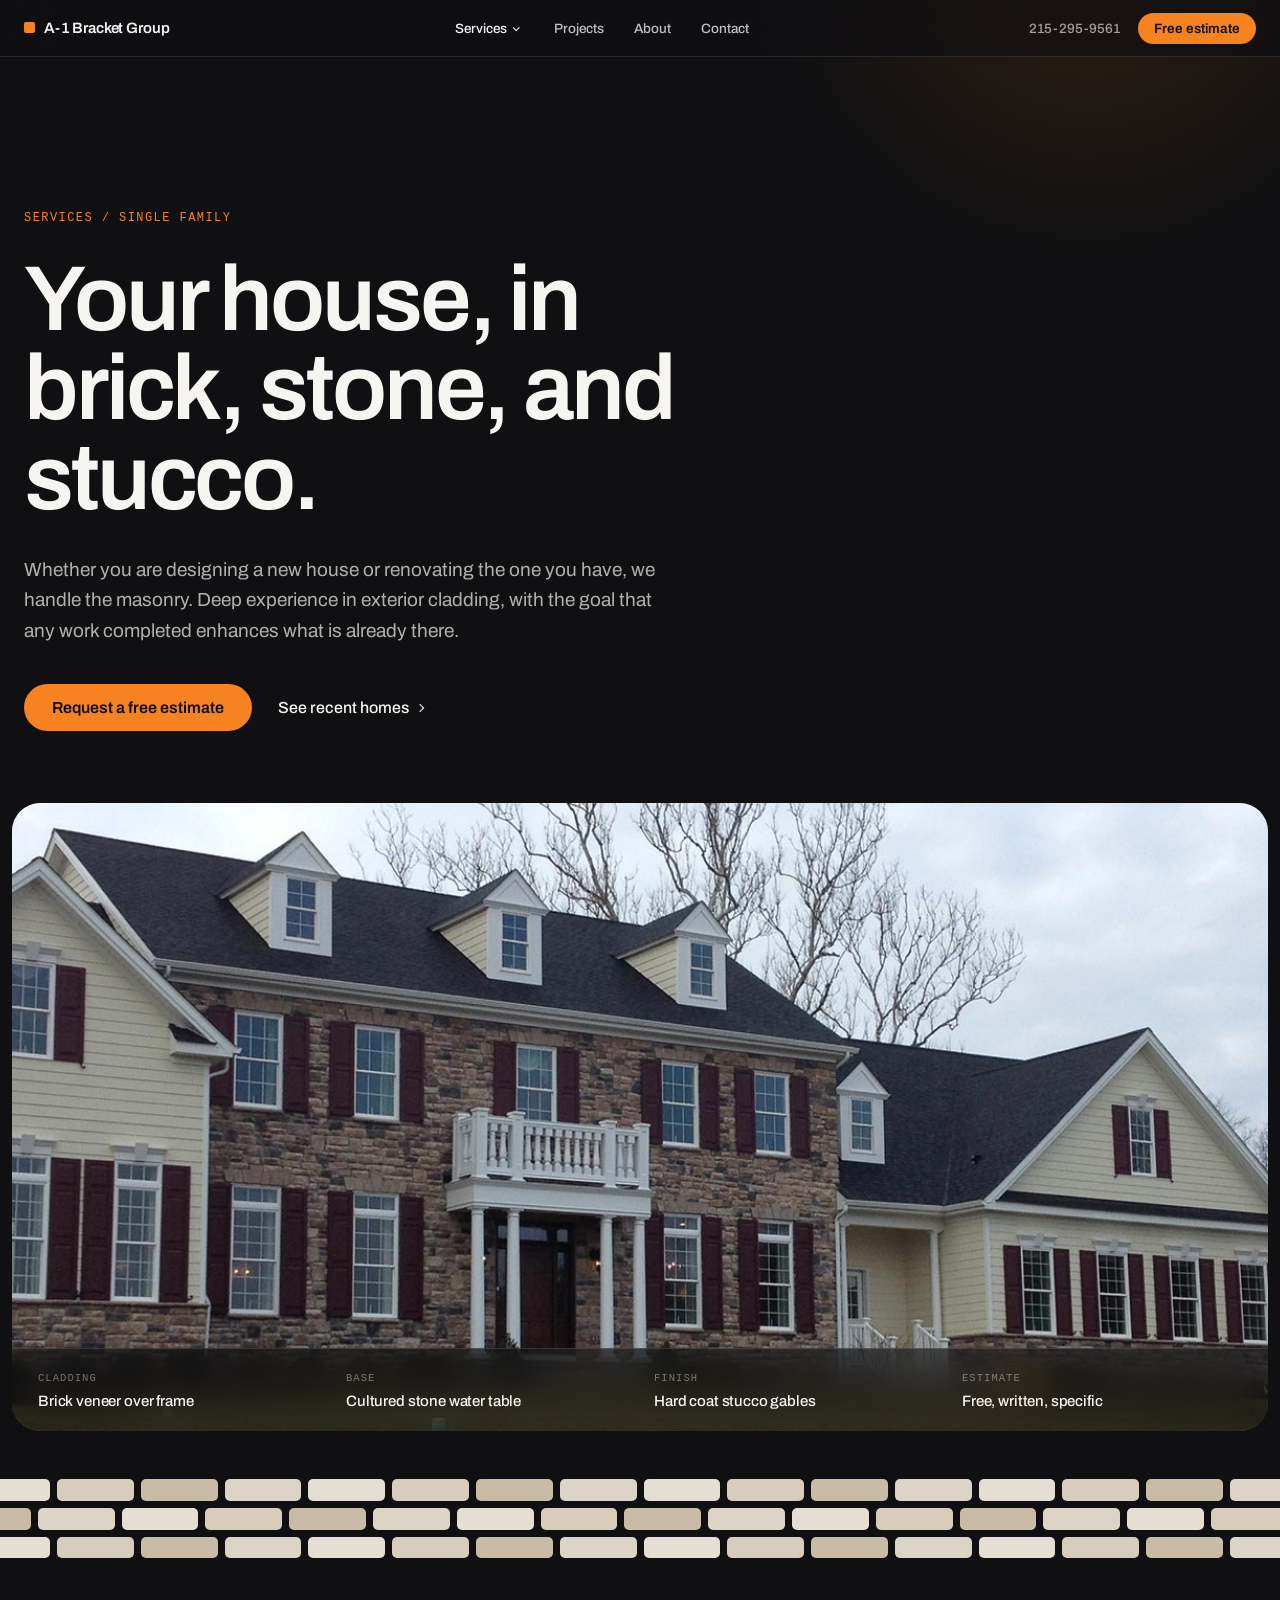
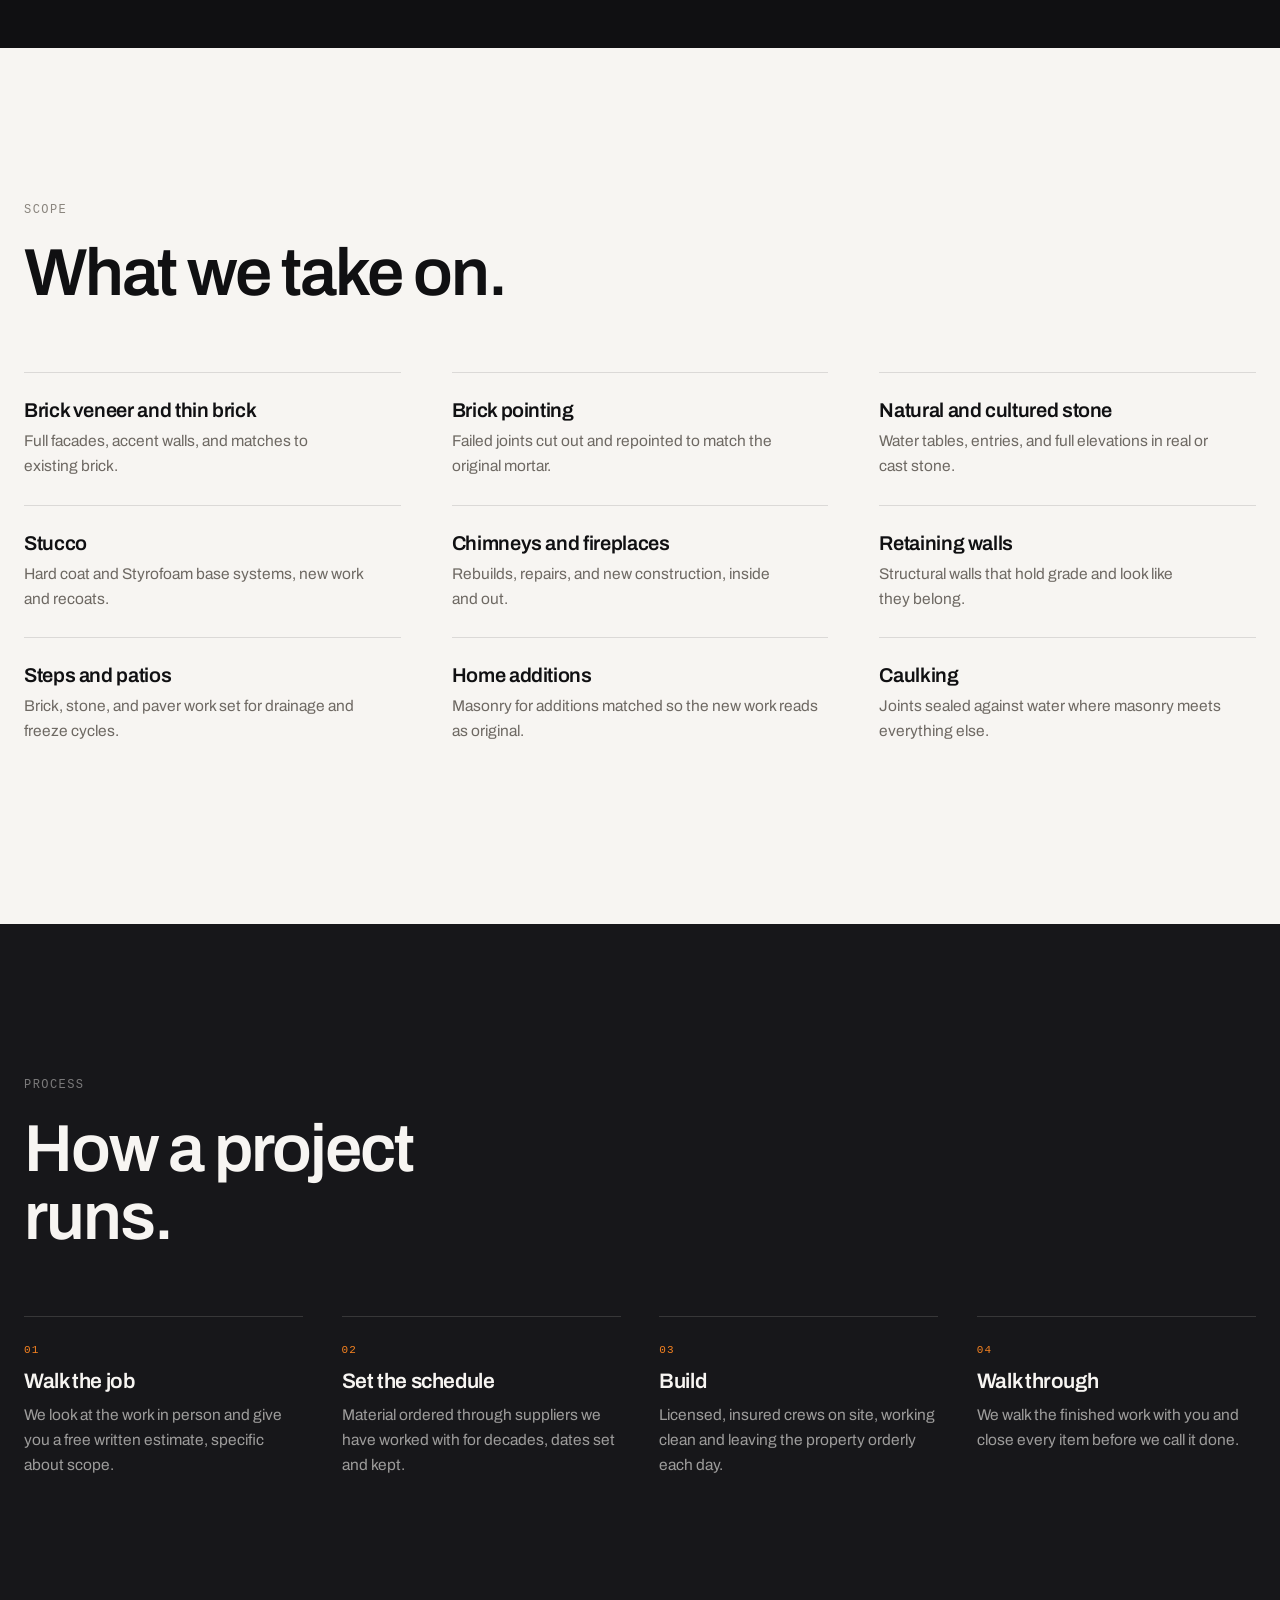
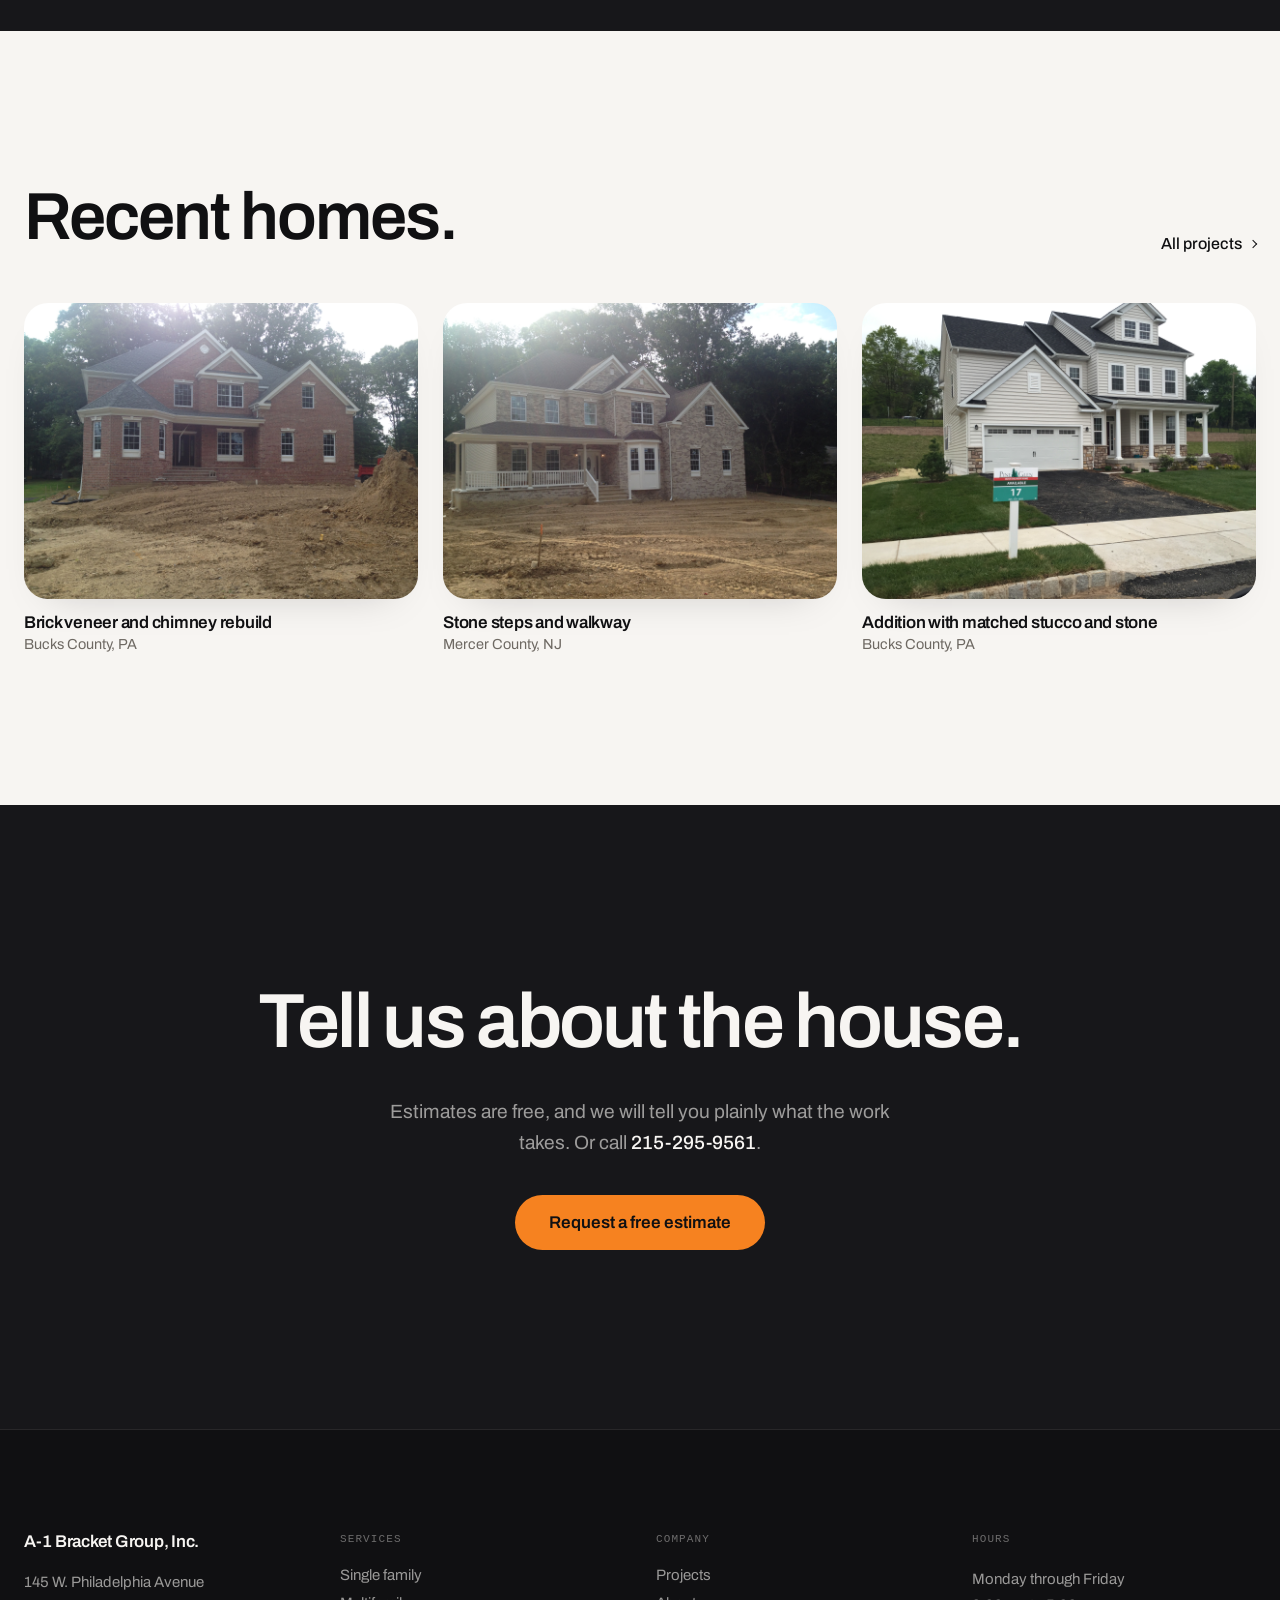
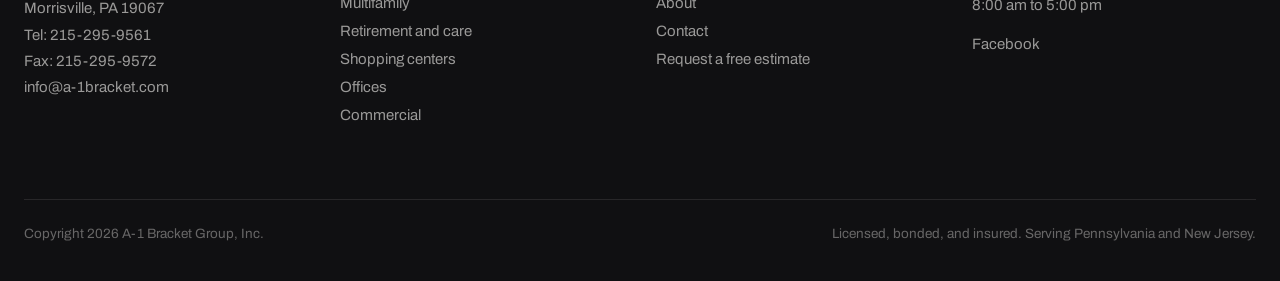
<file: pages/single-family.html>
<!doctype html>
<html lang="en">
<head>
  <meta charset="UTF-8">
  <meta name="viewport" content="width=device-width, initial-scale=1.0">
  <title>Single Family | A-1 Bracket Group, Inc.</title>
  <meta name="description" content="Single family masonry from A-1 Bracket Group, Inc.: brick veneer, stone, stucco, chimneys, steps, patios, retaining walls, and additions for homes across Pennsylvania and New Jersey. Free estimates since 1996.">
  <link rel="preconnect" href="https://fonts.googleapis.com">
  <link rel="preconnect" href="https://fonts.gstatic.com" crossorigin>
  <link rel="stylesheet" href="https://fonts.googleapis.com/css2?family=Archivo:wght@400;500;600;700&display=swap">
  <link rel="stylesheet" href="../css/style.css">
  <link rel="stylesheet" href="../css/service-detail.css">
</head>
<body>

  <header class="site-header">
    <nav class="nav" aria-label="Main">
      <a href="../index.html" class="logo">
        <span class="logo-dot"></span>
        <span class="logo-text">A-1 Bracket Group</span>
      </a>
      <div data-desk class="nav-desktop">
        <div class="nav-services">
          <button type="button" class="nav-services-btn" aria-haspopup="true" aria-expanded="false" data-services-toggle>
            Services
            <span class="arrow-down"></span>
          </button>
          <div class="services-dropdown" data-services-dropdown>
        <div class="services-dropdown-grid">
          <a href="#top" class="is-current">Single family</a>
          <a href="multifamily.html">Multifamily</a>
          <a href="retirement.html">Retirement and care</a>
          <a href="shopping.html">Shopping centers</a>
          <a href="offices.html">Offices</a>
          <a href="commercial.html">Commercial</a>
        </div>
          </div>
        </div>
        <a href="projects.html" class="nav-link">Projects</a>
        <a href="about.html" class="nav-link">About</a>
        <a href="contact.html" class="nav-link">Contact</a>
      </div>
      <div data-desk class="nav-desktop-cta">
        <a href="tel:+12152959561" class="nav-phone">215-295-9561</a>
        <a href="contact.html#form" class="btn-pill nav-cta">Free estimate</a>
      </div>
      <button data-mob type="button" class="mobile-menu-btn" aria-label="Open menu" aria-expanded="false" data-mobile-toggle>
        <span class="mobile-menu-btn-bar"></span>
        <span class="mobile-menu-btn-bar"></span>
      </button>
    </nav>
  </header>

  <div class="mobile-menu" data-mobile-menu hidden>
    <button type="button" class="mobile-menu-close" aria-label="Close menu" data-mobile-close>&times;</button>
    <a href="services.html" class="mobile-menu-link">Services</a>
    <div class="mobile-menu-sublinks">
      <a href="#top" class="is-current">Single family</a>
      <a href="multifamily.html">Multifamily</a>
      <a href="retirement.html">Retirement and care</a>
      <a href="shopping.html">Shopping centers</a>
      <a href="offices.html">Offices</a>
      <a href="commercial.html">Commercial</a>
    </div>
    <a href="projects.html" class="mobile-menu-link">Projects</a>
    <a href="about.html" class="mobile-menu-link">About</a>
    <a href="contact.html" class="mobile-menu-link">Contact</a>
    <div class="mobile-menu-cta">
      <a href="contact.html#form" class="btn-pill">Request a free estimate</a>
      <a href="tel:+12152959561" class="nav-phone">215-295-9561</a>
    </div>
  </div>

  <main id="top">
    <section class="service-hero" aria-labelledby="page-title">
      <div class="service-hero-glow" aria-hidden="true"></div>
      <div class="service-hero-content">
        <p class="service-hero-eyebrow">Services / Single family</p>
        <h1 id="page-title" class="service-hero-title">Your house, in brick, stone, and stucco.</h1>
        <p class="service-hero-desc">Whether you are designing a new house or renovating the one you have, we handle the masonry. Deep experience in exterior cladding, with the goal that any work completed enhances what is already there.</p>
        <div class="service-hero-actions">
          <a href="contact.html#form" class="btn-pill">Request a free estimate</a>
          <a href="#work" class="link-arrow">See recent homes<span class="arrow-up-right"></span></a>
        </div>
      </div>

      <figure class="service-hero-figure">
        <div class="service-hero-image">
          <img src="../img/single-family-08.jpg" alt="Finished single family home exterior with brick and stone masonry" loading="eager">
          <dl class="service-hero-spec">
            <div>
              <dt>Cladding</dt>
              <dd>Brick veneer over frame</dd>
            </div>
            <div>
              <dt>Base</dt>
              <dd>Cultured stone water table</dd>
            </div>
            <div>
              <dt>Finish</dt>
              <dd>Hard coat stucco gables</dd>
            </div>
            <div>
              <dt>Estimate</dt>
              <dd>Free, written, specific</dd>
            </div>
          </dl>
        </div>
      </figure>
    </section>

    <div class="brick-strip" data-brick-strip aria-hidden="true"></div>

    <section class="scope-block" aria-labelledby="scope-title">
      <div class="container">
        <div class="scope-intro" data-reveal>
          <p class="eyebrow eyebrow--on-light">Scope</p>
          <h2 id="scope-title" class="section-title section-title--dark">What we take on.</h2>
        </div>
        <ul class="scope-grid">
          <li class="scope-item" data-reveal>
            <h3>Brick veneer and thin brick</h3>
            <p>Full facades, accent walls, and matches to existing brick.</p>
          </li>
          <li class="scope-item" data-reveal>
            <h3>Brick pointing</h3>
            <p>Failed joints cut out and repointed to match the original mortar.</p>
          </li>
          <li class="scope-item" data-reveal>
            <h3>Natural and cultured stone</h3>
            <p>Water tables, entries, and full elevations in real or cast stone.</p>
          </li>
          <li class="scope-item" data-reveal>
            <h3>Stucco</h3>
            <p>Hard coat and Styrofoam base systems, new work and recoats.</p>
          </li>
          <li class="scope-item" data-reveal>
            <h3>Chimneys and fireplaces</h3>
            <p>Rebuilds, repairs, and new construction, inside and out.</p>
          </li>
          <li class="scope-item" data-reveal>
            <h3>Retaining walls</h3>
            <p>Structural walls that hold grade and look like they belong.</p>
          </li>
          <li class="scope-item" data-reveal>
            <h3>Steps and patios</h3>
            <p>Brick, stone, and paver work set for drainage and freeze cycles.</p>
          </li>
          <li class="scope-item" data-reveal>
            <h3>Home additions</h3>
            <p>Masonry for additions matched so the new work reads as original.</p>
          </li>
          <li class="scope-item" data-reveal>
            <h3>Caulking</h3>
            <p>Joints sealed against water where masonry meets everything else.</p>
          </li>
        </ul>
      </div>
    </section>

    <section class="process-block" aria-labelledby="process-title">
      <div class="container">
        <div class="process-intro" data-reveal>
          <p class="eyebrow eyebrow--on-dark">Process</p>
          <h2 id="process-title" class="section-title section-title--light">How a project runs.</h2>
        </div>
        <ol class="process-list">
          <li class="process-item" data-reveal>
            <span class="process-number">01</span>
            <h3>Walk the job</h3>
            <p>We look at the work in person and give you a free written estimate, specific about scope.</p>
          </li>
          <li class="process-item" data-reveal>
            <span class="process-number">02</span>
            <h3>Set the schedule</h3>
            <p>Material ordered through suppliers we have worked with for decades, dates set and kept.</p>
          </li>
          <li class="process-item" data-reveal>
            <span class="process-number">03</span>
            <h3>Build</h3>
            <p>Licensed, insured crews on site, working clean and leaving the property orderly each day.</p>
          </li>
          <li class="process-item" data-reveal>
            <span class="process-number">04</span>
            <h3>Walk through</h3>
            <p>We walk the finished work with you and close every item before we call it done.</p>
          </li>
        </ol>
      </div>
    </section>

    <section id="work" class="work-block" aria-labelledby="work-title">
      <div class="container">
        <div class="work-header" data-reveal>
          <h2 id="work-title" class="section-title section-title--dark">Recent homes.</h2>
          <a href="projects.html" class="link-arrow">All projects<span class="arrow-up-right"></span></a>
        </div>
        <ul class="work-grid">
          <li class="work-item" data-reveal>
            <div class="work-media">
              <img src="../img/single-family-04.jpg" alt="Home with new brick veneer and rebuilt chimney" loading="lazy">
            </div>
            <p class="work-title">Brick veneer and chimney rebuild</p>
            <p class="work-loc">Bucks County, PA</p>
          </li>
          <li class="work-item" data-reveal>
            <div class="work-media">
              <img src="../img/single-family-05.jpg" alt="Natural stone front steps and paver walkway" loading="lazy">
            </div>
            <p class="work-title">Stone steps and walkway</p>
            <p class="work-loc">Mercer County, NJ</p>
          </li>
          <li class="work-item" data-reveal>
            <div class="work-media">
              <img src="../img/single-family-06.jpg" alt="Home addition with matched stucco and stone" loading="lazy">
            </div>
            <p class="work-title">Addition with matched stucco and stone</p>
            <p class="work-loc">Bucks County, PA</p>
          </li>
        </ul>
      </div>
    </section>

    <section id="estimate" class="estimate-section" aria-labelledby="estimate-title">
      <div class="container estimate-inner" data-reveal>
        <h2 id="estimate-title" class="estimate-title">Tell us about the house.</h2>
        <p class="estimate-subtitle">Estimates are free, and we will tell you plainly what the work takes. Or call <a href="tel:+12152959561">215-295-9561</a>.</p>
        <a href="contact.html#form" class="btn-pill">Request a free estimate</a>
      </div>
    </section>
  </main>

  <footer id="contact" class="site-footer">
    <div class="container">
      <div class="footer-grid">
        <div>
          <p class="footer-brand-name">A-1 Bracket Group, Inc.</p>
          <address class="footer-address">
            145 W. Philadelphia Avenue<br>
            Morrisville, PA 19067<br>
            Tel: <a href="tel:+12152959561">215-295-9561</a><br>
            Fax: 215-295-9572<br>
            <a href="mailto:info@a-1bracket.com">info@a-1bracket.com</a>
          </address>
        </div>
        <div>
          <p class="footer-col-title">Services</p>
          <ul class="footer-links">
            <li><a href="#top">Single family</a></li>
            <li><a href="multifamily.html">Multifamily</a></li>
            <li><a href="retirement.html">Retirement and care</a></li>
            <li><a href="shopping.html">Shopping centers</a></li>
            <li><a href="offices.html">Offices</a></li>
            <li><a href="commercial.html">Commercial</a></li>
          </ul>
        </div>
        <div>
          <p class="footer-col-title">Company</p>
          <ul class="footer-links">
            <li><a href="projects.html">Projects</a></li>
            <li><a href="about.html">About</a></li>
            <li><a href="contact.html">Contact</a></li>
            <li><a href="contact.html#form">Request a free estimate</a></li>
          </ul>
        </div>
        <div>
          <p class="footer-col-title">Hours</p>
          <p class="footer-hours">Monday through Friday<br>8:00 am to 5:00 pm</p>
          <a href="http://www.facebook.com/A1BracketGroupInc/" class="footer-social">Facebook</a>
        </div>
      </div>
      <div class="footer-bottom">
        <p>Copyright 2026 A-1 Bracket Group, Inc.</p>
        <p>Licensed, bonded, and insured. Serving Pennsylvania and New Jersey.</p>
      </div>
    </div>
  </footer>

  <script src="../js/main.js"></script>
</body>
</html>
</file>
<file: css/style.css>
/* ===== Design tokens ===== */
:root {
  --color-ink: #101012;
  --color-ink-alt: #17171A;
  --color-paper: #F7F5F2;
  --color-accent: #F68220;
  --color-accent-dark: #C05E0F;
  --color-warm-gray: #6E6963;
  --color-warm-gray-light: #8A857E;
  --color-placeholder-bg: #E4DED4;

  --font-sans: -apple-system, BlinkMacSystemFont, "Helvetica Neue", "Archivo", Helvetica, sans-serif;
  --font-mono: ui-monospace, SFMono-Regular, Menlo, monospace;
  --ease: cubic-bezier(.22, .61, .36, 1);

  --container-width: 1320px;
  --container-pad: 24px;
  --header-height: 56px;
}

/* ===== Reset ===== */
*, *::before, *::after { box-sizing: border-box; }
html { -webkit-text-size-adjust: 100%; scroll-behavior: smooth; }
body {
  margin: 0;
  background: var(--color-ink);
  color: var(--color-ink);
  font-family: var(--font-sans);
  -webkit-font-smoothing: antialiased;
  text-wrap: pretty;
}
h1, h2, h3, p, ul, li, figure, address { margin: 0; padding: 0; }
ul { list-style: none; }
a { color: var(--color-ink); text-decoration: none; }
a:hover { color: var(--color-accent-dark); }
button { font: inherit; color: inherit; background: none; border: 0; cursor: pointer; }
img { max-width: 100%; display: block; }
:focus-visible { outline: 2px solid var(--color-accent-dark); outline-offset: 3px; border-radius: 4px; }

@keyframes riseIn {
  from { opacity: 0; transform: translateY(30px); }
  to { opacity: 1; transform: none; }
}

.container {
  max-width: var(--container-width);
  margin: 0 auto;
  padding: 0 var(--container-pad);
}

[data-desk] { display: none; }
[data-mob] { display: flex; }
@media (min-width: 900px) {
  [data-desk] { display: flex; }
  [data-mob] { display: none; }
}
@media (prefers-reduced-motion: reduce) {
  html { scroll-behavior: auto; }
  * { animation-duration: 0.01ms !important; transition-duration: 0.01ms !important; }
}

/* ===== Buttons ===== */
.btn-pill {
  display: inline-flex;
  align-items: center;
  gap: 8px;
  background: var(--color-accent);
  color: var(--color-ink);
  font-weight: 600;
  border-radius: 100px;
  transition: transform .25s var(--ease), box-shadow .25s ease;
}
.btn-pill:hover {
  color: var(--color-ink);
  transform: scale(1.05);
  box-shadow: 0 14px 32px -10px rgba(246, 130, 32, 0.5);
}
.link-arrow {
  display: inline-flex;
  align-items: center;
  gap: 8px;
  transition: color .2s ease;
}
.arrow-up-right {
  display: inline-block;
  width: 6px;
  height: 6px;
  border-top: 1.5px solid currentColor;
  border-right: 1.5px solid currentColor;
  transform: rotate(45deg);
  flex: 0 0 auto;
}
.arrow-down {
  display: inline-block;
  width: 5px;
  height: 5px;
  border-right: 1.5px solid currentColor;
  border-bottom: 1.5px solid currentColor;
  transform: rotate(45deg) translateY(-1px);
  transition: transform .22s var(--ease);
  flex: 0 0 auto;
}
.nav-services-btn[aria-expanded="true"] .arrow-down {
  transform: rotate(225deg) translateY(1px);
}

/* ===== Site header ===== */
.site-header {
  position: fixed;
  top: 0; left: 0; right: 0;
  z-index: 60;
  background: rgba(16, 16, 18, 0.68);
  backdrop-filter: saturate(180%) blur(22px);
  -webkit-backdrop-filter: saturate(180%) blur(22px);
  border-bottom: 1px solid rgba(247, 245, 242, 0.10);
}
.nav {
  max-width: var(--container-width);
  margin: 0 auto;
  padding: 0 var(--container-pad);
  height: var(--header-height);
  display: flex;
  align-items: center;
  justify-content: space-between;
  gap: 24px;
}
.logo {
  display: flex;
  align-items: baseline;
  gap: 9px;
  color: var(--color-paper);
  flex: 0 0 auto;
}
.logo:hover { color: var(--color-paper); }
.logo-dot {
  width: 11px; height: 11px;
  background: var(--color-accent);
  border-radius: 2px;
  display: inline-block;
}
.logo-text { font-size: 15px; font-weight: 600; letter-spacing: -0.01em; }

.nav-desktop { align-items: center; gap: 30px; }
.nav-desktop-cta { align-items: center; gap: 18px; }

.nav-services-btn {
  display: flex;
  align-items: center;
  gap: 6px;
  font-size: 13.5px;
  font-weight: 500;
  color: var(--color-paper);
}
.nav-services-btn.is-muted {
  color: rgba(247, 245, 242, 0.78);
  transition: color .2s ease;
}
.nav-services-btn.is-muted:hover { color: var(--color-paper); }
.nav-link {
  font-size: 13.5px;
  font-weight: 500;
  color: rgba(247, 245, 242, 0.78);
  transition: color .2s ease;
}
.nav-link:hover { color: var(--color-paper); }
.nav-phone {
  font-size: 13.5px;
  font-weight: 500;
  color: rgba(247, 245, 242, 0.62);
  transition: color .2s ease;
}
.nav-phone:hover { color: var(--color-paper); }
.nav-cta {
  font-size: 13.5px;
  padding: 8px 16px;
}

.mobile-menu-btn {
  flex-direction: column;
  gap: 5px;
  padding: 10px;
  margin-right: -10px;
}
.mobile-menu-btn-bar {
  display: block;
  width: 20px;
  height: 1.5px;
  background: var(--color-paper);
}

.nav-services { position: relative; align-self: stretch; display: flex; align-items: center; }

.services-dropdown {
  position: absolute;
  top: 100%;
  left: 0;
  margin-top: 10px;
  min-width: 232px;
  background: rgba(20, 20, 23, 0.92);
  backdrop-filter: saturate(180%) blur(22px);
  -webkit-backdrop-filter: saturate(180%) blur(22px);
  border: 1px solid rgba(247, 245, 242, 0.12);
  border-radius: 16px;
  box-shadow: 0 28px 54px -20px rgba(0, 0, 0, 0.55);
  padding: 10px;
  opacity: 0;
  transform: translateY(-8px);
  pointer-events: none;
  transition: opacity .22s var(--ease), transform .22s var(--ease);
  z-index: 70;
}
.services-dropdown.is-open {
  opacity: 1;
  transform: translateY(0);
  pointer-events: auto;
}
.services-dropdown-grid {
  display: flex;
  flex-direction: column;
  gap: 2px;
}
.services-dropdown-grid a {
  display: block;
  padding: 11px 14px;
  border-radius: 10px;
  color: rgba(247, 245, 242, 0.78);
  font-size: 14.5px;
  font-weight: 500;
  transition: background .15s ease, color .15s ease;
}
.services-dropdown-grid a:hover { background: rgba(247, 245, 242, 0.08); color: var(--color-paper); }
.services-dropdown-grid a.is-current { color: var(--color-paper); background: rgba(247, 245, 242, 0.06); }

.mobile-menu {
  position: fixed;
  inset: 0;
  z-index: 70;
  background: var(--color-ink);
  padding: 80px var(--container-pad) 40px;
  display: flex;
  flex-direction: column;
  gap: 8px;
  overflow-y: auto;
}
.mobile-menu[hidden] { display: none; }
.mobile-menu-close {
  position: absolute;
  top: 14px; right: 18px;
  width: 36px; height: 36px;
  color: var(--color-paper);
  font-size: 26px;
  line-height: 1;
}
.mobile-menu-link {
  color: var(--color-paper);
  font-size: 32px;
  font-weight: 600;
  letter-spacing: -0.02em;
  padding: 10px 0;
}
.mobile-menu-sublinks {
  display: flex;
  flex-direction: column;
  gap: 14px;
  padding: 6px 0 18px 2px;
  border-bottom: 1px solid rgba(247, 245, 242, 0.10);
}
.mobile-menu-sublinks a {
  color: rgba(247, 245, 242, 0.66);
  font-size: 16px;
}
.mobile-menu-sublinks a.is-current { color: var(--color-paper); }
.mobile-menu-cta {
  margin-top: auto;
  padding-top: 32px;
  display: flex;
  flex-direction: column;
  gap: 14px;
}
.mobile-menu-cta .btn-pill {
  font-size: 16px;
  padding: 16px 22px;
  justify-content: center;
}
.mobile-menu-cta .nav-phone {
  text-align: center;
  font-size: 15px;
}

/* ===== Footer ===== */
.site-footer {
  background: var(--color-ink);
  padding: clamp(64px, 8vw, 110px) 0 40px;
  border-top: 1px solid rgba(247, 245, 242, 0.10);
}
.footer-grid {
  display: grid;
  grid-template-columns: repeat(auto-fit, minmax(min(100%, 220px), 1fr));
  gap: 44px 32px;
}
.footer-brand-name {
  color: var(--color-paper);
  font-size: 17px;
  font-weight: 600;
  letter-spacing: -0.015em;
  margin-bottom: 18px;
}
.footer-address {
  font-style: normal;
  color: rgba(247, 245, 242, 0.60);
  font-size: 15px;
  line-height: 1.75;
}
.footer-address a { color: rgba(247, 245, 242, 0.60); }
.footer-col-title {
  font: 500 11px/1.4 var(--font-mono);
  letter-spacing: 0.1em;
  text-transform: uppercase;
  color: rgba(247, 245, 242, 0.40);
  margin-bottom: 18px;
}
.footer-links { display: flex; flex-direction: column; gap: 11px; }
.footer-links a { color: rgba(247, 245, 242, 0.60); font-size: 15px; }
.footer-hours { color: rgba(247, 245, 242, 0.60); font-size: 15px; line-height: 1.75; }
.footer-social { display: inline-block; margin-top: 18px; color: rgba(247, 245, 242, 0.60); font-size: 15px; }
.footer-bottom {
  display: flex;
  flex-wrap: wrap;
  justify-content: space-between;
  gap: 12px 24px;
  margin-top: clamp(48px, 6vw, 86px);
  padding-top: 26px;
  border-top: 1px solid rgba(247, 245, 242, 0.10);
}
.footer-bottom p { color: rgba(247, 245, 242, 0.38); font-size: 13.5px; }

/* ===== Recurring section primitives (reused across pages) ===== */
.eyebrow {
  font: 500 12px/1.4 var(--font-mono);
  letter-spacing: 0.12em;
  text-transform: uppercase;
  margin-bottom: 22px;
}
.eyebrow--on-light { color: var(--color-warm-gray-light); }
.eyebrow--on-dark { color: rgba(247, 245, 242, 0.45); }
.eyebrow--accent { color: var(--color-accent); }

.section-title {
  font-size: clamp(34px, 5.2vw, 68px);
  line-height: 1.02;
  letter-spacing: -0.03em;
  font-weight: 600;
}
.section-title--dark { color: var(--color-ink); }
.section-title--light { color: var(--color-paper); }

.section-lede {
  font-size: clamp(16px, 1.4vw, 19px);
  line-height: 1.6;
  margin-top: 24px;
}
.section-lede--on-light { color: var(--color-warm-gray); }
.section-lede--on-dark { color: rgba(247, 245, 242, 0.70); }

/* ===== Scroll reveal (progressive enhancement, see js/main.js) ===== */
[data-reveal].is-hidden {
  opacity: 0;
  transform: translateY(34px) scale(0.98);
}
[data-reveal].is-visible {
  opacity: 1;
  transform: none;
}
</file>
<file: css/home.css>
/* ===== Hero ===== */
.hero-home {
  position: relative;
  overflow: hidden;
  min-height: 100svh;
  background: var(--color-ink);
  display: flex;
  flex-direction: column;
  padding: 112px 0 0;
}
.hero-glow {
  position: absolute;
  top: -22%; right: -14%;
  width: 58vw; height: 58vw;
  border-radius: 50%;
  background: radial-gradient(circle, rgba(246, 130, 32, 0.13), rgba(246, 130, 32, 0) 62%);
  pointer-events: none;
}
.hero-content {
  position: relative;
  max-width: var(--container-width);
  width: 100%;
  margin: 0 auto;
  padding: 40px var(--container-pad) 56px;
}
.hero-eyebrow {
  font: 500 12px/1.4 var(--font-mono);
  letter-spacing: 0.12em;
  text-transform: uppercase;
  color: var(--color-accent);
  margin-bottom: 28px;
  animation: riseIn .7s var(--ease) .05s both;
}
.hero-title {
  color: var(--color-paper);
  font-size: clamp(44px, 8.4vw, 116px);
  line-height: 0.96;
  letter-spacing: -0.035em;
  font-weight: 600;
  max-width: 15ch;
  animation: riseIn .7s var(--ease) .15s both;
}
.hero-subhead {
  color: rgba(247, 245, 242, 0.58);
  font-size: clamp(20px, 2.6vw, 34px);
  line-height: 1.25;
  letter-spacing: -0.02em;
  font-weight: 500;
  margin-top: 14px;
  max-width: 24ch;
  animation: riseIn .7s var(--ease) .25s both;
}
.hero-desc {
  color: rgba(247, 245, 242, 0.70);
  font-size: clamp(16px, 1.5vw, 19px);
  line-height: 1.6;
  margin-top: 34px;
  max-width: 56ch;
  animation: riseIn .7s var(--ease) .35s both;
}
.hero-actions {
  display: flex;
  flex-wrap: wrap;
  align-items: center;
  gap: 14px 26px;
  margin-top: 40px;
  animation: riseIn .7s var(--ease) .45s both;
}
.hero-actions .btn-pill { font-size: 16px; padding: 15px 28px; }
.hero-actions .link-arrow { color: var(--color-paper); font-size: 16px; font-weight: 500; }
.hero-actions .link-arrow:hover { color: var(--color-accent); }

.hero-figure {
  flex: 1;
  min-height: min(58svh, 520px);
  display: flex;
  padding: 0 12px 12px;
  animation: riseIn .9s var(--ease) .4s both;
}
.hero-image {
  position: relative;
  flex: 1;
  border-radius: 28px;
  overflow: hidden;
  background: #1C1C1F;
  display: flex;
  flex-direction: column;
  justify-content: flex-end;
}
.hero-image img {
  position: absolute;
  inset: 0;
  width: 100%;
  height: 100%;
  object-fit: cover;
  z-index: 0;
}
.hero-spec {
  position: relative;
  z-index: 1;
  margin: 0;
  display: grid;
  grid-template-columns: repeat(auto-fit, minmax(140px, 1fr));
  gap: 20px 28px;
  padding: 22px 26px;
  background: rgba(16, 16, 18, 0.58);
  backdrop-filter: blur(18px);
  -webkit-backdrop-filter: blur(18px);
  border-top: 1px solid rgba(247, 245, 242, 0.12);
}
.hero-spec dt {
  font: 500 10.5px/1.4 var(--font-mono);
  letter-spacing: 0.1em;
  text-transform: uppercase;
  color: rgba(247, 245, 242, 0.42);
}
.hero-spec dd {
  margin: 7px 0 0;
  color: var(--color-paper);
  font-size: 15px;
  font-weight: 500;
  letter-spacing: -0.01em;
}

/* ===== Brick course strip (decorative) ===== */
.brick-strip {
  background: var(--color-ink);
  overflow: hidden;
  padding: 0 12px clamp(48px, 7vw, 96px);
  display: flex;
  flex-direction: column;
  gap: 7px;
}
.brick-row {
  display: flex;
  gap: 7px;
  justify-content: center;
}
.brick {
  flex: 0 0 auto;
  width: clamp(48px, 6vw, 86px);
  height: clamp(13px, 1.7vw, 22px);
  border-radius: 5px;
}

/* ===== Services grid ===== */
.services-block { background: var(--color-paper); padding: clamp(88px, 13vw, 180px) 0; }
.services-block-intro { max-width: 60ch; margin-bottom: clamp(48px, 6vw, 84px); }
.services-grid {
  display: grid;
  grid-template-columns: repeat(auto-fit, minmax(min(100%, 320px), 1fr));
  gap: clamp(20px, 2.2vw, 32px);
}
.service-card {
  background: #FFFFFF;
  border-radius: 26px;
  overflow: hidden;
  box-shadow: 0 1px 2px rgba(16, 16, 18, 0.05), 0 18px 40px -28px rgba(16, 16, 18, 0.22);
  display: flex;
  flex-direction: column;
  transition: transform .45s var(--ease), box-shadow .45s ease;
}
.service-card:hover {
  transform: translateY(-8px);
  box-shadow: 0 2px 4px rgba(16, 16, 18, 0.06), 0 34px 70px -30px rgba(16, 16, 18, 0.38);
}
.service-card-media {
  aspect-ratio: 4 / 3;
  overflow: hidden;
}
.service-card-media img {
  width: 100%;
  height: 100%;
  object-fit: cover;
  display: block;
  transition: transform .55s var(--ease);
}
.service-card:hover .service-card-media img { transform: scale(1.03); }
.service-card-body { padding: 28px 28px 32px; display: flex; flex-direction: column; flex: 1; gap: 14px; }
.service-card-number { font: 500 10.5px/1 var(--font-mono); letter-spacing: 0.1em; color: var(--color-accent-dark); }
.service-card-title { font-size: 25px; line-height: 1.15; letter-spacing: -0.02em; font-weight: 600; color: var(--color-ink); }
.service-card-desc { color: var(--color-warm-gray); font-size: 16px; line-height: 1.62; }
.service-card-body .link-arrow { margin-top: auto; padding-top: 8px; font-size: 15px; font-weight: 500; color: var(--color-ink); }

/* ===== Projects ===== */
.projects-block { background: var(--color-ink); padding: clamp(88px, 13vw, 180px) 0; }
.projects-header {
  display: flex;
  flex-wrap: wrap;
  align-items: flex-end;
  justify-content: space-between;
  gap: 24px;
  margin-bottom: clamp(40px, 5vw, 68px);
}
.projects-header-text { max-width: 44ch; }
.projects-header .link-arrow { color: var(--color-paper); font-size: 16px; font-weight: 500; }
.projects-header .link-arrow:hover { color: var(--color-accent); }
.projects-grid {
  display: grid;
  grid-template-columns: repeat(auto-fit, minmax(min(100%, 300px), 1fr));
  gap: clamp(16px, 2vw, 26px);
}
.projects-grid > li.is-feature { grid-column: 1 / -1; }
.project-card { display: block; }
.project-media {
  border-radius: 24px;
  overflow: hidden;
  aspect-ratio: 4 / 3;
}
.is-feature .project-media { aspect-ratio: 16 / 7; border-radius: 28px; }
.project-media img {
  width: 100%;
  height: 100%;
  object-fit: cover;
  display: block;
  transition: transform .55s var(--ease);
}
.project-card:hover .project-media img { transform: scale(1.03); }
.is-feature:hover .project-media img { transform: scale(1.015); }
.project-info { padding: 16px 4px 0; }
.is-feature .project-info { display: flex; flex-wrap: wrap; justify-content: space-between; gap: 8px 24px; padding: 18px 4px 0; }
.project-title { color: var(--color-paper); font-size: 18px; font-weight: 600; letter-spacing: -0.015em; }
.is-feature .project-title { font-size: 20px; }
.project-desc { color: rgba(247, 245, 242, 0.50); font-size: 14.5px; margin-top: 4px; }
.is-feature .project-desc { font-size: 15px; margin-top: 0; }

/* ===== Why A-1 ===== */
.why-block { background: var(--color-paper); padding: clamp(88px, 13vw, 180px) 0; }
.why-block-intro { max-width: 52ch; margin-bottom: clamp(48px, 6vw, 80px); }
.why-list { display: flex; flex-direction: column; }
.why-row {
  display: grid;
  grid-template-columns: repeat(auto-fit, minmax(min(100%, 300px), 1fr));
  gap: 12px 48px;
  padding: clamp(28px, 3.4vw, 44px) 0;
  border-top: 1px solid rgba(16, 16, 18, 0.12);
}
.why-row:last-child { border-bottom: 1px solid rgba(16, 16, 18, 0.12); }
.why-title { font-size: clamp(23px, 2.5vw, 32px); line-height: 1.16; letter-spacing: -0.022em; font-weight: 600; color: var(--color-ink); max-width: 22ch; }
.why-desc { color: var(--color-warm-gray); font-size: 17px; line-height: 1.62; max-width: 48ch; }

/* ===== About ===== */
.about-block { background: var(--color-ink-alt); padding: clamp(88px, 13vw, 180px) 0; }
.about-title {
  color: var(--color-paper);
  font-size: clamp(40px, 6vw, 80px);
  line-height: 0.98;
  letter-spacing: -0.036em;
  font-weight: 600;
}
.about-title-sub { color: rgba(247, 245, 242, 0.55); white-space: nowrap; }
.about-body {
  display: grid;
  grid-template-columns: minmax(0, 1.25fr) minmax(0, 1fr);
  grid-template-rows: auto 1fr;
  gap: 0 clamp(40px, 6vw, 112px);
  align-items: baseline;
  margin-top: clamp(40px, 5vw, 72px);
}
.about-text { color: rgba(247, 245, 242, 0.70); font-size: clamp(16px, 1.4vw, 18px); line-height: 1.68; max-width: 58ch; }
.about-text:first-child {
  grid-row: 1 / span 2;
  color: rgba(247, 245, 242, 0.88);
  font-size: clamp(19px, 1.7vw, 23px);
  line-height: 1.55;
  letter-spacing: -0.012em;
}
.about-block .link-arrow { display: inline-flex; align-self: start; justify-self: start; margin-top: 28px; color: var(--color-paper); font-size: 16px; font-weight: 500; }
.about-block .link-arrow:hover { color: var(--color-accent); }

.about-facts {
  position: relative;
  display: grid;
  grid-template-columns: repeat(3, minmax(0, 1fr));
  margin: clamp(64px, 7.5vw, 112px) 0 0;
  border-top: 1px solid rgba(247, 245, 242, 0.12);
  border-bottom: 1px solid rgba(247, 245, 242, 0.12);
}
.about-facts::before {
  content: "";
  position: absolute;
  top: -1px;
  left: 0;
  width: 40px;
  height: 2px;
  background: var(--color-accent);
}
.about-fact {
  display: flex;
  flex-direction: column;
  gap: 28px;
  padding: 26px 28px;
  border-left: 1px solid rgba(247, 245, 242, 0.12);
}
.about-fact:first-child { border-left: 0; padding-left: 0; }
.about-fact dt {
  font: 500 11px/1.5 var(--font-mono);
  letter-spacing: 0.1em;
  text-transform: uppercase;
  color: rgba(247, 245, 242, 0.55);
}
.about-fact dd {
  margin: auto 0 0 -0.04em;
  color: var(--color-paper);
  font-size: clamp(48px, 5vw, 68px);
  line-height: 0.9;
  letter-spacing: -0.045em;
  font-weight: 600;
}

@media (min-width: 1180px) {
  .about-body { grid-template-columns: repeat(3, minmax(0, 1fr)); column-gap: 0; }
  .about-text:first-child { grid-column: 1 / span 2; max-width: none; padding-right: 64px; font-size: clamp(23px, 1.8vw, 25px); line-height: 1.5; letter-spacing: -0.016em; }
  .about-text + .about-text, .about-block .link-arrow { grid-column: 3; margin-left: 28px; }
}
@media (max-width: 820px) {
  .about-body { grid-template-columns: minmax(0, 1fr); grid-template-rows: none; }
  .about-text:first-child { grid-row: auto; }
  .about-text + .about-text { margin-top: 20px; }
}
@media (max-width: 600px) {
  .about-facts { grid-template-columns: minmax(0, 1fr); border-top: 0; }
  .about-fact {
    flex-direction: row;
    align-items: center;
    justify-content: space-between;
    gap: 20px;
    padding: 20px 0;
    border-left: 0;
    border-top: 1px solid rgba(247, 245, 242, 0.12);
  }
  .about-fact dt { max-width: 24ch; text-wrap: balance; }
  .about-fact dd { margin: 0; font-size: 44px; }
}
</file>
<file: css/service-detail.css>
/* Shared styles for individual service pages (single-family, multifamily, retirement, shopping, offices, commercial) */

/* ===== Hero ===== */
.service-hero {
  position: relative;
  overflow: hidden;
  background: var(--color-ink);
  padding: clamp(140px, 17vw, 210px) 0 0;
}
.service-hero-glow {
  position: absolute;
  top: -30%; right: -14%;
  width: 58vw; height: 58vw;
  border-radius: 50%;
  background: radial-gradient(circle, rgba(246, 130, 32, 0.13), rgba(246, 130, 32, 0) 62%);
  pointer-events: none;
}
.service-hero-content {
  position: relative;
  max-width: var(--container-width);
  margin: 0 auto;
  padding: 0 var(--container-pad) clamp(48px, 6vw, 72px);
}
.service-hero-eyebrow {
  font: 500 12px/1.4 var(--font-mono);
  letter-spacing: 0.12em;
  text-transform: uppercase;
  color: var(--color-accent);
  margin-bottom: 28px;
  animation: riseIn .7s var(--ease) .05s both;
}
.service-hero-title {
  color: var(--color-paper);
  font-size: clamp(40px, 7.2vw, 100px);
  line-height: 0.97;
  letter-spacing: -0.034em;
  font-weight: 600;
  max-width: 14ch;
  animation: riseIn .7s var(--ease) .15s both;
}
.service-hero-desc {
  color: rgba(247, 245, 242, 0.70);
  font-size: clamp(16px, 1.5vw, 19px);
  line-height: 1.6;
  margin-top: 32px;
  max-width: 58ch;
  animation: riseIn .7s var(--ease) .3s both;
}
.service-hero-actions {
  display: flex;
  flex-wrap: wrap;
  align-items: center;
  gap: 14px 26px;
  margin-top: 38px;
  animation: riseIn .7s var(--ease) .42s both;
}
.service-hero-actions .btn-pill { font-size: 16px; padding: 15px 28px; }
.service-hero-actions .link-arrow { color: var(--color-paper); font-size: 16px; font-weight: 500; }
.service-hero-actions .link-arrow:hover { color: var(--color-accent); }

.service-hero-figure {
  padding: 0 12px;
  animation: riseIn .9s var(--ease) .4s both;
}
.service-hero-image {
  position: relative;
  aspect-ratio: 16 / 8;
  min-height: 320px;
  border-radius: 28px;
  overflow: hidden;
  background: #1C1C1F;
  display: flex;
  flex-direction: column;
  justify-content: flex-end;
}
.service-hero-image img {
  position: absolute;
  inset: 0;
  width: 100%;
  height: 100%;
  object-fit: cover;
  z-index: 0;
}
.service-hero-spec {
  position: relative;
  z-index: 1;
  margin: 0;
  display: grid;
  grid-template-columns: repeat(auto-fit, minmax(140px, 1fr));
  gap: 20px 28px;
  padding: 22px 26px;
  background: rgba(16, 16, 18, 0.58);
  backdrop-filter: blur(18px);
  -webkit-backdrop-filter: blur(18px);
  border-top: 1px solid rgba(247, 245, 242, 0.12);
}
.service-hero-spec dt {
  font: 500 10.5px/1.4 var(--font-mono);
  letter-spacing: 0.1em;
  text-transform: uppercase;
  color: rgba(247, 245, 242, 0.42);
}
.service-hero-spec dd {
  margin: 7px 0 0;
  color: var(--color-paper);
  font-size: 15px;
  font-weight: 500;
  letter-spacing: -0.01em;
}

/* ===== Brick course strip (decorative) ===== */
.brick-strip {
  background: var(--color-ink);
  overflow: hidden;
  padding: clamp(24px, 4vw, 48px) 12px clamp(48px, 7vw, 96px);
  display: flex;
  flex-direction: column;
  gap: 7px;
}
.brick-row { display: flex; gap: 7px; justify-content: center; }
.brick {
  flex: 0 0 auto;
  width: clamp(48px, 6vw, 86px);
  height: clamp(13px, 1.7vw, 22px);
  border-radius: 5px;
}

/* ===== Scope ===== */
.scope-block { background: var(--color-paper); padding: clamp(88px, 12vw, 160px) 0; }
.scope-intro { max-width: 56ch; margin-bottom: clamp(40px, 5vw, 64px); }
.scope-grid {
  display: grid;
  grid-template-columns: repeat(auto-fit, minmax(min(100%, 280px), 1fr));
  gap: 0 clamp(32px, 4vw, 64px);
}
.scope-item { padding: 26px 0; border-top: 1px solid rgba(16, 16, 18, 0.12); }
.scope-item h3 { font-size: 20px; letter-spacing: -0.018em; font-weight: 600; color: var(--color-ink); }
.scope-item p { color: var(--color-warm-gray); font-size: 15.5px; line-height: 1.6; margin-top: 8px; }

/* ===== Process ===== */
.process-block { background: var(--color-ink-alt); padding: clamp(88px, 12vw, 160px) 0; }
.process-intro { max-width: 52ch; margin-bottom: clamp(44px, 5vw, 72px); }
.process-list {
  margin: 0;
  padding: 0;
  list-style: none;
  display: grid;
  grid-template-columns: repeat(auto-fit, minmax(min(100%, 240px), 1fr));
  gap: clamp(28px, 3vw, 44px);
}
.process-item { border-top: 1px solid rgba(247, 245, 242, 0.14); padding-top: 22px; }
.process-number { font: 500 11px/1 var(--font-mono); letter-spacing: 0.1em; color: var(--color-accent); }
.process-item h3 { color: var(--color-paper); font-size: 21px; letter-spacing: -0.018em; font-weight: 600; margin-top: 14px; }
.process-item p { color: rgba(247, 245, 242, 0.60); font-size: 15.5px; line-height: 1.62; margin-top: 10px; }

/* ===== Recent work ===== */
.work-block { background: var(--color-paper); padding: clamp(88px, 12vw, 160px) 0; }
.work-header {
  display: flex;
  flex-wrap: wrap;
  align-items: flex-end;
  justify-content: space-between;
  gap: 24px;
  margin-bottom: clamp(36px, 4vw, 56px);
}
.work-header .link-arrow { color: var(--color-ink); font-size: 16px; font-weight: 500; }
.work-grid {
  display: grid;
  grid-template-columns: repeat(auto-fit, minmax(min(100%, 280px), 1fr));
  gap: clamp(16px, 2vw, 26px);
}
.work-media {
  aspect-ratio: 4 / 3;
  border-radius: 24px;
  overflow: hidden;
  box-shadow: 0 18px 40px -28px rgba(16, 16, 18, 0.25);
}
.work-media img {
  width: 100%;
  height: 100%;
  object-fit: cover;
  display: block;
  transition: transform .55s var(--ease);
}
.work-item:hover .work-media img { transform: scale(1.03); }
.work-title { color: var(--color-ink); font-size: 17px; font-weight: 600; letter-spacing: -0.015em; margin-top: 14px; }
.work-loc { color: var(--color-warm-gray); font-size: 14.5px; margin-top: 4px; }

/* ===== Estimate CTA ===== */
.estimate-section { background: var(--color-ink-alt); padding: clamp(92px, 14vw, 190px) 0; }
.estimate-inner { display: flex; flex-direction: column; align-items: center; text-align: center; gap: 36px; }
.estimate-title { font-size: clamp(34px, 6vw, 80px); line-height: 1.0; letter-spacing: -0.035em; font-weight: 600; color: var(--color-paper); max-width: 20ch; }
.estimate-subtitle { color: rgba(247, 245, 242, 0.60); font-size: clamp(17px, 1.5vw, 20px); line-height: 1.6; max-width: 46ch; }
.estimate-subtitle a { color: var(--color-paper); font-weight: 500; }
.estimate-inner .btn-pill { font-size: 17px; padding: 18px 34px; }
</file>
<file: css/about.css>
/* ===== Story ===== */
.about-story { background: var(--color-paper); padding: clamp(88px, 12vw, 160px) 0; }
.about-story-intro { max-width: 60ch; margin-bottom: clamp(48px, 6vw, 72px); }

.about-row {
  display: grid;
  grid-template-columns: repeat(auto-fit, minmax(min(100%, 380px), 1fr));
  gap: clamp(32px, 5vw, 72px);
  align-items: center;
  margin-bottom: clamp(56px, 7vw, 88px);
}
.about-row-text { display: flex; flex-direction: column; gap: 20px; }
.about-row-text p { color: var(--color-warm-gray); font-size: 17px; line-height: 1.7; }
.about-row-media { border-radius: 26px; overflow: hidden; aspect-ratio: 4 / 5; box-shadow: 0 18px 40px -28px rgba(16, 16, 18, 0.25); }
.about-row-media img { width: 100%; height: 100%; object-fit: cover; display: block; }

.about-close { max-width: 60ch; display: flex; flex-direction: column; gap: 20px; }
.about-close p { color: var(--color-warm-gray); font-size: 17px; line-height: 1.7; }
.about-close .btn-pill { align-self: flex-start; margin-top: 8px; font-size: 16px; padding: 15px 28px; }

.check-card {
  background: #FFFFFF;
  border-radius: 22px;
  padding: clamp(30px, 3.5vw, 40px);
  box-shadow: 0 1px 2px rgba(16, 16, 18, 0.05), 0 18px 40px -28px rgba(16, 16, 18, 0.22);
}
.check-list { display: flex; flex-direction: column; gap: 18px; margin: 0; }
.check-item { display: flex; align-items: flex-start; gap: 14px; }
.check-icon { flex: 0 0 auto; width: 18px; height: 18px; margin-top: 4px; position: relative; }
.check-icon::after {
  content: "";
  position: absolute;
  left: 2px; top: 4px;
  width: 10px; height: 5px;
  border-left: 2px solid var(--color-accent-dark);
  border-bottom: 2px solid var(--color-accent-dark);
  transform: rotate(-45deg);
}
.check-item p { color: var(--color-ink); font-size: 16px; font-weight: 500; line-height: 1.5; margin: 0; }
.check-card-note {
  margin-top: 22px;
  padding-top: 20px;
  border-top: 1px solid rgba(16, 16, 18, 0.10);
  color: var(--color-warm-gray);
  font-size: 15px;
  line-height: 1.6;
}

/* ===== Value props ===== */
.value-block { background: var(--color-ink-alt); padding: clamp(88px, 12vw, 160px) 0; }
.value-intro { max-width: 56ch; margin-bottom: clamp(40px, 5vw, 64px); }
.value-grid {
  display: grid;
  grid-template-columns: repeat(auto-fit, minmax(min(100%, 260px), 1fr));
  gap: clamp(28px, 4vw, 56px);
}
.value-item { border-top: 1px solid rgba(247, 245, 242, 0.14); padding-top: 20px; }
.value-number { font: 500 11px/1 var(--font-mono); letter-spacing: 0.1em; color: var(--color-accent); }
.value-item h3 { color: var(--color-paper); font-size: 22px; letter-spacing: -0.018em; font-weight: 600; margin-top: 14px; }
.value-item p { color: rgba(247, 245, 242, 0.62); font-size: 15.5px; line-height: 1.6; margin-top: 10px; }

/* ===== Stats ===== */
.stats-block { background: var(--color-ink); padding: clamp(88px, 12vw, 160px) 0; }
.stats-intro { text-align: center; max-width: 52ch; margin: 0 auto clamp(48px, 6vw, 72px); }
.stats-grid {
  display: grid;
  grid-template-columns: repeat(auto-fit, minmax(min(100%, 220px), 1fr));
  gap: 40px;
  text-align: center;
}
.stat-number { color: var(--color-paper); font-size: clamp(56px, 7vw, 92px); font-weight: 600; letter-spacing: -0.03em; line-height: 1; }
.stat-label { color: rgba(247, 245, 242, 0.55); font-size: 15px; margin-top: 12px; }
</file>
<file: css/contact.css>
/* ===== Contact details + map (dark) ===== */
.contact-block { background: var(--color-ink-alt); padding: clamp(88px, 12vw, 160px) 0; }
.contact-grid {
  display: grid;
  grid-template-columns: minmax(260px, 1fr) minmax(320px, 1.5fr);
  gap: clamp(32px, 4vw, 64px);
  align-items: start;
}
.contact-info-list { display: flex; flex-direction: column; gap: 30px; }
.contact-info-item dt {
  font: 500 11px/1.4 var(--font-mono);
  letter-spacing: 0.1em;
  text-transform: uppercase;
  color: rgba(247, 245, 242, 0.45);
}
.contact-info-item dd { margin: 8px 0 0; color: var(--color-paper); font-size: 18px; font-weight: 600; line-height: 1.5; }
.contact-info-item dd a { color: var(--color-paper); }
.contact-info-item dd a:hover { color: var(--color-accent); }
.contact-info-item.socials a { display: inline-flex; margin-top: 2px; font-size: 16px; font-weight: 500; }

.contact-map { border-radius: 26px; overflow: hidden; aspect-ratio: 4 / 3; box-shadow: 0 18px 40px -28px rgba(16, 16, 18, 0.25); }
.contact-map iframe { width: 100%; height: 100%; border: 0; display: block; }

/* ===== Form (light) ===== */
.form-block { background: var(--color-paper); padding: clamp(88px, 12vw, 160px) 0; }
.form-intro { max-width: 56ch; margin-bottom: clamp(40px, 5vw, 64px); }

.contact-form {
  display: grid;
  grid-template-columns: repeat(auto-fit, minmax(min(100%, 280px), 1fr));
  gap: 22px 28px;
  max-width: 900px;
}
.form-field { display: flex; flex-direction: column; gap: 8px; }
.form-field.full { grid-column: 1 / -1; }
.form-field label { color: var(--color-warm-gray); font-size: 13.5px; font-weight: 500; }
.form-field input,
.form-field textarea {
  background: rgba(16, 16, 18, 0.04);
  border: 1px solid rgba(16, 16, 18, 0.14);
  border-radius: 14px;
  padding: 14px 16px;
  color: var(--color-ink);
  font: inherit;
  font-size: 15.5px;
  transition: border-color .2s ease, background .2s ease;
}
.form-field input::placeholder,
.form-field textarea::placeholder { color: rgba(16, 16, 18, 0.35); }
.form-field input:focus,
.form-field textarea:focus { outline: none; border-color: var(--color-accent); background: #FFFFFF; }
.form-field textarea { min-height: 160px; resize: vertical; }

.form-honeypot { position: absolute; left: -9999px; width: 1px; height: 1px; overflow: hidden; }

.field-error { color: #c0392b; font-size: 13px; display: none; }
.field-error.is-visible { display: block; }

.form-footer {
  display: flex;
  flex-direction: row;
  flex-wrap: wrap;
  align-items: center;
  justify-content: space-between;
  gap: 16px 24px;
  margin-top: 8px;
}
.form-note { color: var(--color-warm-gray); font-size: 14px; }

.form-footer-action { display: flex; align-items: center; gap: 16px; flex-wrap: wrap; }
.captcha-inline { position: relative; display: flex; align-items: center; gap: 10px; }
.captcha-inline label { color: var(--color-warm-gray); font-size: 13.5px; font-weight: 500; white-space: nowrap; }
.captcha-inline input {
  width: 64px;
  background: rgba(16, 16, 18, 0.04);
  border: 1px solid rgba(16, 16, 18, 0.14);
  border-radius: 10px;
  padding: 10px 12px;
  color: var(--color-ink);
  font: inherit;
  font-size: 15px;
  text-align: center;
  transition: border-color .2s ease, background .2s ease;
}
.captcha-inline input:focus { outline: none; border-color: var(--color-accent); background: #FFFFFF; }
.captcha-inline .field-error {
  position: absolute;
  top: 100%;
  left: 0;
  margin-top: 5px;
  white-space: nowrap;
}
.form-status {
  grid-column: 1 / -1;
  font-size: 15px;
  line-height: 1.5;
  padding: 14px 16px;
  border-radius: 12px;
  display: none;
}
.form-status.is-visible { display: block; }
.form-status.is-success { background: rgba(70, 180, 110, 0.10); color: #1f7a4d; border: 1px solid rgba(70, 180, 110, 0.35); }
.form-status.is-error { background: rgba(214, 60, 53, 0.08); color: #b3261e; border: 1px solid rgba(214, 60, 53, 0.3); }

.contact-form button[type="submit"] { font-size: 16px; padding: 15px 28px; }
.contact-form button[type="submit"]:disabled { opacity: 0.6; cursor: not-allowed; }
</file>
<file: css/projects.css>
/* ===== Filter + gallery ===== */
.projects-block { background: var(--color-paper); padding: clamp(64px, 9vw, 120px) 0 clamp(88px, 12vw, 160px); }
.projects-intro { max-width: 60ch; margin-bottom: clamp(36px, 4.5vw, 56px); }

.filter-bar { display: flex; flex-wrap: wrap; align-items: center; gap: 10px; margin-bottom: 28px; }
.filter-btn {
  padding: 11px 22px;
  border-radius: 100px;
  border: 1px solid rgba(16, 16, 18, 0.14);
  background: #FFFFFF;
  color: var(--color-ink);
  font-size: 13.5px;
  font-weight: 500;
  cursor: pointer;
  transition: background .2s ease, border-color .2s ease, color .2s ease;
}
.filter-btn:hover { border-color: var(--color-accent); }
.filter-btn:active { transform: scale(0.96); }
.filter-btn { transition: background .2s ease, border-color .2s ease, color .2s ease, transform .15s ease; }
.filter-btn.is-active { background: var(--color-accent); border-color: var(--color-accent); color: var(--color-ink); font-weight: 600; }

.filter-count { color: var(--color-warm-gray-light); font-size: 13.5px; margin: 0 0 clamp(28px, 3.5vw, 44px); }

.project-gallery {
  display: grid;
  grid-template-columns: repeat(auto-fill, minmax(240px, 1fr));
  gap: clamp(14px, 2vw, 22px);
  list-style: none;
  margin: 0;
  padding: 0;
}
.project-tile {
  transition: opacity .38s var(--ease), transform .38s var(--ease);
}
.project-tile.is-hidden { display: none; }
.project-tile.is-leaving { opacity: 0; transform: scale(0.94); }
.project-tile.is-entering { opacity: 0; transform: translateY(12px) scale(0.96); transition: none; }
.project-tile-media {
  position: relative;
  border-radius: 20px;
  overflow: hidden;
  aspect-ratio: 4 / 3;
  box-shadow: 0 10px 30px -20px rgba(16, 16, 18, 0.3);
}
.project-tile-media img {
  width: 100%;
  height: 100%;
  object-fit: cover;
  display: block;
  transition: transform .5s var(--ease);
}
.project-tile:hover .project-tile-media img { transform: scale(1.06); }
.project-tile-tag {
  position: absolute;
  left: 12px; bottom: 12px;
  font: 500 10.5px/1.4 var(--font-mono);
  letter-spacing: 0.06em;
  text-transform: uppercase;
  color: #FFFFFF;
  background: rgba(16, 16, 18, 0.55);
  backdrop-filter: blur(6px);
  -webkit-backdrop-filter: blur(6px);
  padding: 6px 11px;
  border-radius: 100px;
  opacity: 0;
  transform: translateY(6px);
  transition: opacity .3s ease, transform .3s ease;
}
.project-tile:hover .project-tile-tag { opacity: 1; transform: none; }

.project-gallery-empty {
  display: none;
  color: var(--color-warm-gray);
  font-size: 16px;
  padding: 60px 0;
  text-align: center;
}
.project-gallery-empty.is-visible { display: block; }
</file>
<file: css/services.css>
/* ===== Hero ===== */
.hero {
  position: relative;
  overflow: hidden;
  background: var(--color-ink);
  padding: clamp(140px, 17vw, 210px) 0 clamp(48px, 6vw, 80px);
}
.hero-glow {
  position: absolute;
  top: -30%; right: -14%;
  width: 58vw; height: 58vw;
  border-radius: 50%;
  background: radial-gradient(circle, rgba(246, 130, 32, 0.13), rgba(246, 130, 32, 0) 62%);
  pointer-events: none;
}
.hero-inner { position: relative; }
.hero-eyebrow {
  font: 500 12px/1.4 var(--font-mono);
  letter-spacing: 0.12em;
  text-transform: uppercase;
  color: var(--color-accent);
  margin-bottom: 28px;
  animation: riseIn .7s var(--ease) .05s both;
}
.hero-title {
  color: var(--color-paper);
  font-size: clamp(40px, 6.8vw, 92px);
  line-height: 0.98;
  letter-spacing: -0.033em;
  font-weight: 600;
  max-width: 18ch;
  animation: riseIn .7s var(--ease) .15s both;
}
.hero-subtitle {
  color: rgba(247, 245, 242, 0.70);
  font-size: clamp(16px, 1.5vw, 19px);
  line-height: 1.6;
  margin-top: 32px;
  max-width: 62ch;
  animation: riseIn .7s var(--ease) .3s both;
}
.hero-actions {
  display: flex;
  flex-wrap: wrap;
  align-items: center;
  gap: 14px 26px;
  margin-top: 38px;
  animation: riseIn .7s var(--ease) .42s both;
}
.hero-actions .btn-pill { font-size: 16px; padding: 15px 28px; }
.hero-actions .link-arrow { color: var(--color-paper); font-size: 16px; font-weight: 500; }
.hero-actions .link-arrow:hover { color: var(--color-accent); }

/* ===== Brick course strip ===== */
.brick-strip {
  background: var(--color-ink);
  overflow: hidden;
  padding: clamp(24px, 4vw, 48px) 12px clamp(48px, 7vw, 96px);
  display: flex;
  flex-direction: column;
  gap: 7px;
}
.brick-row {
  display: flex;
  gap: 7px;
  justify-content: center;
}
.brick {
  flex: 0 0 auto;
  width: clamp(48px, 6vw, 86px);
  height: clamp(13px, 1.7vw, 22px);
  border-radius: 5px;
}

/* ===== Service category articles ===== */
.services-section {
  background: var(--color-paper);
  padding: clamp(64px, 9vw, 130px) 0 clamp(88px, 12vw, 160px);
}
.service-row {
  display: grid;
  grid-template-columns: repeat(auto-fit, minmax(min(100%, 340px), 1fr));
  gap: clamp(28px, 4.5vw, 80px);
  align-items: center;
  padding: clamp(44px, 5.5vw, 80px) 0;
  border-top: 1px solid rgba(16, 16, 18, 0.12);
}
.service-row:last-child { padding-bottom: 0; }

.service-media {
  aspect-ratio: 4 / 3;
  border-radius: 26px;
  overflow: hidden;
  box-shadow: 0 18px 40px -28px rgba(16, 16, 18, 0.25);
}
.service-media img {
  width: 100%;
  height: 100%;
  object-fit: cover;
  display: block;
}
.service-content {
  display: flex;
  flex-direction: column;
  gap: 16px;
}
.service-number {
  font: 500 11px/1 var(--font-mono);
  letter-spacing: 0.1em;
  color: var(--color-accent-dark);
}
.service-title {
  font-size: clamp(28px, 3.2vw, 42px);
  line-height: 1.08;
  letter-spacing: -0.025em;
  font-weight: 600;
  color: var(--color-ink);
}
.service-desc {
  color: var(--color-warm-gray);
  font-size: 17px;
  line-height: 1.65;
  max-width: 52ch;
}
.service-tags {
  font: 500 11.5px/1.7 var(--font-mono);
  letter-spacing: 0.05em;
  text-transform: uppercase;
  color: var(--color-warm-gray-light);
}
.service-content .link-arrow {
  font-size: 15.5px;
  font-weight: 500;
  color: var(--color-ink);
}

/* ===== Estimate CTA ===== */
.estimate-section {
  background: var(--color-ink-alt);
  padding: clamp(92px, 14vw, 190px) 0;
}
.estimate-inner {
  display: flex;
  flex-direction: column;
  align-items: center;
  text-align: center;
  gap: 36px;
}
.estimate-title {
  font-size: clamp(34px, 6vw, 80px);
  line-height: 1.0;
  letter-spacing: -0.035em;
  font-weight: 600;
  color: var(--color-paper);
  max-width: 20ch;
}
.estimate-subtitle {
  color: rgba(247, 245, 242, 0.60);
  font-size: clamp(17px, 1.5vw, 20px);
  line-height: 1.6;
  max-width: 46ch;
}
.estimate-inner .btn-pill { font-size: 17px; padding: 18px 34px; }
</file>
